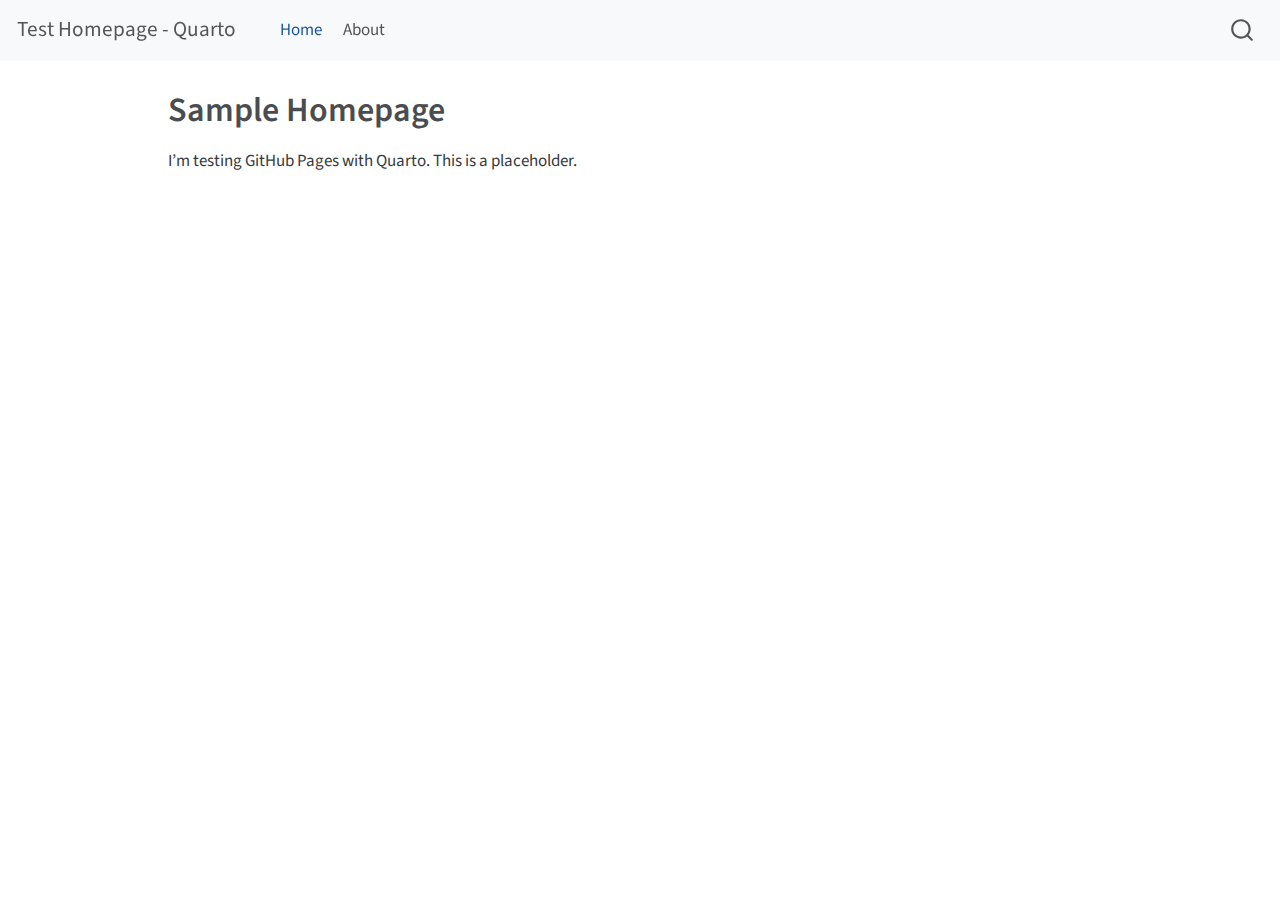
<file: _pages/index.html>
<!DOCTYPE html>
<html xmlns="http://www.w3.org/1999/xhtml" lang="en" xml:lang="en"><head>

<meta charset="utf-8">
<meta name="generator" content="quarto-1.3.287">

<meta name="viewport" content="width=device-width, initial-scale=1.0, user-scalable=yes">


<title>Test Homepage - Quarto - Sample Homepage</title>
<style>
code{white-space: pre-wrap;}
span.smallcaps{font-variant: small-caps;}
div.columns{display: flex; gap: min(4vw, 1.5em);}
div.column{flex: auto; overflow-x: auto;}
div.hanging-indent{margin-left: 1.5em; text-indent: -1.5em;}
ul.task-list{list-style: none;}
ul.task-list li input[type="checkbox"] {
  width: 0.8em;
  margin: 0 0.8em 0.2em -1em; /* quarto-specific, see https://github.com/quarto-dev/quarto-cli/issues/4556 */ 
  vertical-align: middle;
}
</style>


<script src="site_libs/quarto-nav/quarto-nav.js"></script>
<script src="site_libs/quarto-nav/headroom.min.js"></script>
<script src="site_libs/clipboard/clipboard.min.js"></script>
<script src="site_libs/quarto-search/autocomplete.umd.js"></script>
<script src="site_libs/quarto-search/fuse.min.js"></script>
<script src="site_libs/quarto-search/quarto-search.js"></script>
<meta name="quarto:offset" content="./">
<script src="site_libs/quarto-html/quarto.js"></script>
<script src="site_libs/quarto-html/popper.min.js"></script>
<script src="site_libs/quarto-html/tippy.umd.min.js"></script>
<script src="site_libs/quarto-html/anchor.min.js"></script>
<link href="site_libs/quarto-html/tippy.css" rel="stylesheet">
<link href="site_libs/quarto-html/quarto-syntax-highlighting.css" rel="stylesheet" id="quarto-text-highlighting-styles">
<script src="site_libs/bootstrap/bootstrap.min.js"></script>
<link href="site_libs/bootstrap/bootstrap-icons.css" rel="stylesheet">
<link href="site_libs/bootstrap/bootstrap.min.css" rel="stylesheet" id="quarto-bootstrap" data-mode="light">
<script id="quarto-search-options" type="application/json">{
  "location": "navbar",
  "copy-button": false,
  "collapse-after": 3,
  "panel-placement": "end",
  "type": "overlay",
  "limit": 20,
  "language": {
    "search-no-results-text": "No results",
    "search-matching-documents-text": "matching documents",
    "search-copy-link-title": "Copy link to search",
    "search-hide-matches-text": "Hide additional matches",
    "search-more-match-text": "more match in this document",
    "search-more-matches-text": "more matches in this document",
    "search-clear-button-title": "Clear",
    "search-detached-cancel-button-title": "Cancel",
    "search-submit-button-title": "Submit"
  }
}</script>


<link rel="stylesheet" href="styles.css">
</head>

<body class="nav-fixed">

<div id="quarto-search-results"></div>
  <header id="quarto-header" class="headroom fixed-top">
    <nav class="navbar navbar-expand-lg navbar-dark ">
      <div class="navbar-container container-fluid">
      <div class="navbar-brand-container">
    <a class="navbar-brand" href="./index.html">
    <span class="navbar-title">Test Homepage - Quarto</span>
    </a>
  </div>
            <div id="quarto-search" class="" title="Search"></div>
          <button class="navbar-toggler" type="button" data-bs-toggle="collapse" data-bs-target="#navbarCollapse" aria-controls="navbarCollapse" aria-expanded="false" aria-label="Toggle navigation" onclick="if (window.quartoToggleHeadroom) { window.quartoToggleHeadroom(); }">
  <span class="navbar-toggler-icon"></span>
</button>
          <div class="collapse navbar-collapse" id="navbarCollapse">
            <ul class="navbar-nav navbar-nav-scroll me-auto">
  <li class="nav-item">
    <a class="nav-link active" href="./index.html" rel="" target="" aria-current="page">
 <span class="menu-text">Home</span></a>
  </li>  
  <li class="nav-item">
    <a class="nav-link" href="./sections/about.html" rel="" target="">
 <span class="menu-text">About</span></a>
  </li>  
</ul>
            <div class="quarto-navbar-tools ms-auto">
</div>
          </div> <!-- /navcollapse -->
      </div> <!-- /container-fluid -->
    </nav>
</header>
<!-- content -->
<div id="quarto-content" class="quarto-container page-columns page-rows-contents page-layout-article page-navbar">
<!-- sidebar -->
<!-- margin-sidebar -->
    <div id="quarto-margin-sidebar" class="sidebar margin-sidebar">
        
    </div>
<!-- main -->
<main class="content" id="quarto-document-content">

<header id="title-block-header" class="quarto-title-block default">
<div class="quarto-title">
<h1 class="title">Sample Homepage</h1>
</div>



<div class="quarto-title-meta">

    
  
    
  </div>
  

</header>

<p>I’m testing GitHub Pages with Quarto. This is a placeholder.</p>



</main> <!-- /main -->
<script id="quarto-html-after-body" type="application/javascript">
window.document.addEventListener("DOMContentLoaded", function (event) {
  const toggleBodyColorMode = (bsSheetEl) => {
    const mode = bsSheetEl.getAttribute("data-mode");
    const bodyEl = window.document.querySelector("body");
    if (mode === "dark") {
      bodyEl.classList.add("quarto-dark");
      bodyEl.classList.remove("quarto-light");
    } else {
      bodyEl.classList.add("quarto-light");
      bodyEl.classList.remove("quarto-dark");
    }
  }
  const toggleBodyColorPrimary = () => {
    const bsSheetEl = window.document.querySelector("link#quarto-bootstrap");
    if (bsSheetEl) {
      toggleBodyColorMode(bsSheetEl);
    }
  }
  toggleBodyColorPrimary();  
  const icon = "";
  const anchorJS = new window.AnchorJS();
  anchorJS.options = {
    placement: 'right',
    icon: icon
  };
  anchorJS.add('.anchored');
  const isCodeAnnotation = (el) => {
    for (const clz of el.classList) {
      if (clz.startsWith('code-annotation-')) {                     
        return true;
      }
    }
    return false;
  }
  const clipboard = new window.ClipboardJS('.code-copy-button', {
    text: function(trigger) {
      const codeEl = trigger.previousElementSibling.cloneNode(true);
      for (const childEl of codeEl.children) {
        if (isCodeAnnotation(childEl)) {
          childEl.remove();
        }
      }
      return codeEl.innerText;
    }
  });
  clipboard.on('success', function(e) {
    // button target
    const button = e.trigger;
    // don't keep focus
    button.blur();
    // flash "checked"
    button.classList.add('code-copy-button-checked');
    var currentTitle = button.getAttribute("title");
    button.setAttribute("title", "Copied!");
    let tooltip;
    if (window.bootstrap) {
      button.setAttribute("data-bs-toggle", "tooltip");
      button.setAttribute("data-bs-placement", "left");
      button.setAttribute("data-bs-title", "Copied!");
      tooltip = new bootstrap.Tooltip(button, 
        { trigger: "manual", 
          customClass: "code-copy-button-tooltip",
          offset: [0, -8]});
      tooltip.show();    
    }
    setTimeout(function() {
      if (tooltip) {
        tooltip.hide();
        button.removeAttribute("data-bs-title");
        button.removeAttribute("data-bs-toggle");
        button.removeAttribute("data-bs-placement");
      }
      button.setAttribute("title", currentTitle);
      button.classList.remove('code-copy-button-checked');
    }, 1000);
    // clear code selection
    e.clearSelection();
  });
  function tippyHover(el, contentFn) {
    const config = {
      allowHTML: true,
      content: contentFn,
      maxWidth: 500,
      delay: 100,
      arrow: false,
      appendTo: function(el) {
          return el.parentElement;
      },
      interactive: true,
      interactiveBorder: 10,
      theme: 'quarto',
      placement: 'bottom-start'
    };
    window.tippy(el, config); 
  }
  const noterefs = window.document.querySelectorAll('a[role="doc-noteref"]');
  for (var i=0; i<noterefs.length; i++) {
    const ref = noterefs[i];
    tippyHover(ref, function() {
      // use id or data attribute instead here
      let href = ref.getAttribute('data-footnote-href') || ref.getAttribute('href');
      try { href = new URL(href).hash; } catch {}
      const id = href.replace(/^#\/?/, "");
      const note = window.document.getElementById(id);
      return note.innerHTML;
    });
  }
      let selectedAnnoteEl;
      const selectorForAnnotation = ( cell, annotation) => {
        let cellAttr = 'data-code-cell="' + cell + '"';
        let lineAttr = 'data-code-annotation="' +  annotation + '"';
        const selector = 'span[' + cellAttr + '][' + lineAttr + ']';
        return selector;
      }
      const selectCodeLines = (annoteEl) => {
        const doc = window.document;
        const targetCell = annoteEl.getAttribute("data-target-cell");
        const targetAnnotation = annoteEl.getAttribute("data-target-annotation");
        const annoteSpan = window.document.querySelector(selectorForAnnotation(targetCell, targetAnnotation));
        const lines = annoteSpan.getAttribute("data-code-lines").split(",");
        const lineIds = lines.map((line) => {
          return targetCell + "-" + line;
        })
        let top = null;
        let height = null;
        let parent = null;
        if (lineIds.length > 0) {
            //compute the position of the single el (top and bottom and make a div)
            const el = window.document.getElementById(lineIds[0]);
            top = el.offsetTop;
            height = el.offsetHeight;
            parent = el.parentElement.parentElement;
          if (lineIds.length > 1) {
            const lastEl = window.document.getElementById(lineIds[lineIds.length - 1]);
            const bottom = lastEl.offsetTop + lastEl.offsetHeight;
            height = bottom - top;
          }
          if (top !== null && height !== null && parent !== null) {
            // cook up a div (if necessary) and position it 
            let div = window.document.getElementById("code-annotation-line-highlight");
            if (div === null) {
              div = window.document.createElement("div");
              div.setAttribute("id", "code-annotation-line-highlight");
              div.style.position = 'absolute';
              parent.appendChild(div);
            }
            div.style.top = top - 2 + "px";
            div.style.height = height + 4 + "px";
            let gutterDiv = window.document.getElementById("code-annotation-line-highlight-gutter");
            if (gutterDiv === null) {
              gutterDiv = window.document.createElement("div");
              gutterDiv.setAttribute("id", "code-annotation-line-highlight-gutter");
              gutterDiv.style.position = 'absolute';
              const codeCell = window.document.getElementById(targetCell);
              const gutter = codeCell.querySelector('.code-annotation-gutter');
              gutter.appendChild(gutterDiv);
            }
            gutterDiv.style.top = top - 2 + "px";
            gutterDiv.style.height = height + 4 + "px";
          }
          selectedAnnoteEl = annoteEl;
        }
      };
      const unselectCodeLines = () => {
        const elementsIds = ["code-annotation-line-highlight", "code-annotation-line-highlight-gutter"];
        elementsIds.forEach((elId) => {
          const div = window.document.getElementById(elId);
          if (div) {
            div.remove();
          }
        });
        selectedAnnoteEl = undefined;
      };
      // Attach click handler to the DT
      const annoteDls = window.document.querySelectorAll('dt[data-target-cell]');
      for (const annoteDlNode of annoteDls) {
        annoteDlNode.addEventListener('click', (event) => {
          const clickedEl = event.target;
          if (clickedEl !== selectedAnnoteEl) {
            unselectCodeLines();
            const activeEl = window.document.querySelector('dt[data-target-cell].code-annotation-active');
            if (activeEl) {
              activeEl.classList.remove('code-annotation-active');
            }
            selectCodeLines(clickedEl);
            clickedEl.classList.add('code-annotation-active');
          } else {
            // Unselect the line
            unselectCodeLines();
            clickedEl.classList.remove('code-annotation-active');
          }
        });
      }
  const findCites = (el) => {
    const parentEl = el.parentElement;
    if (parentEl) {
      const cites = parentEl.dataset.cites;
      if (cites) {
        return {
          el,
          cites: cites.split(' ')
        };
      } else {
        return findCites(el.parentElement)
      }
    } else {
      return undefined;
    }
  };
  var bibliorefs = window.document.querySelectorAll('a[role="doc-biblioref"]');
  for (var i=0; i<bibliorefs.length; i++) {
    const ref = bibliorefs[i];
    const citeInfo = findCites(ref);
    if (citeInfo) {
      tippyHover(citeInfo.el, function() {
        var popup = window.document.createElement('div');
        citeInfo.cites.forEach(function(cite) {
          var citeDiv = window.document.createElement('div');
          citeDiv.classList.add('hanging-indent');
          citeDiv.classList.add('csl-entry');
          var biblioDiv = window.document.getElementById('ref-' + cite);
          if (biblioDiv) {
            citeDiv.innerHTML = biblioDiv.innerHTML;
          }
          popup.appendChild(citeDiv);
        });
        return popup.innerHTML;
      });
    }
  }
});
</script>
</div> <!-- /content -->



</body></html>
</file>
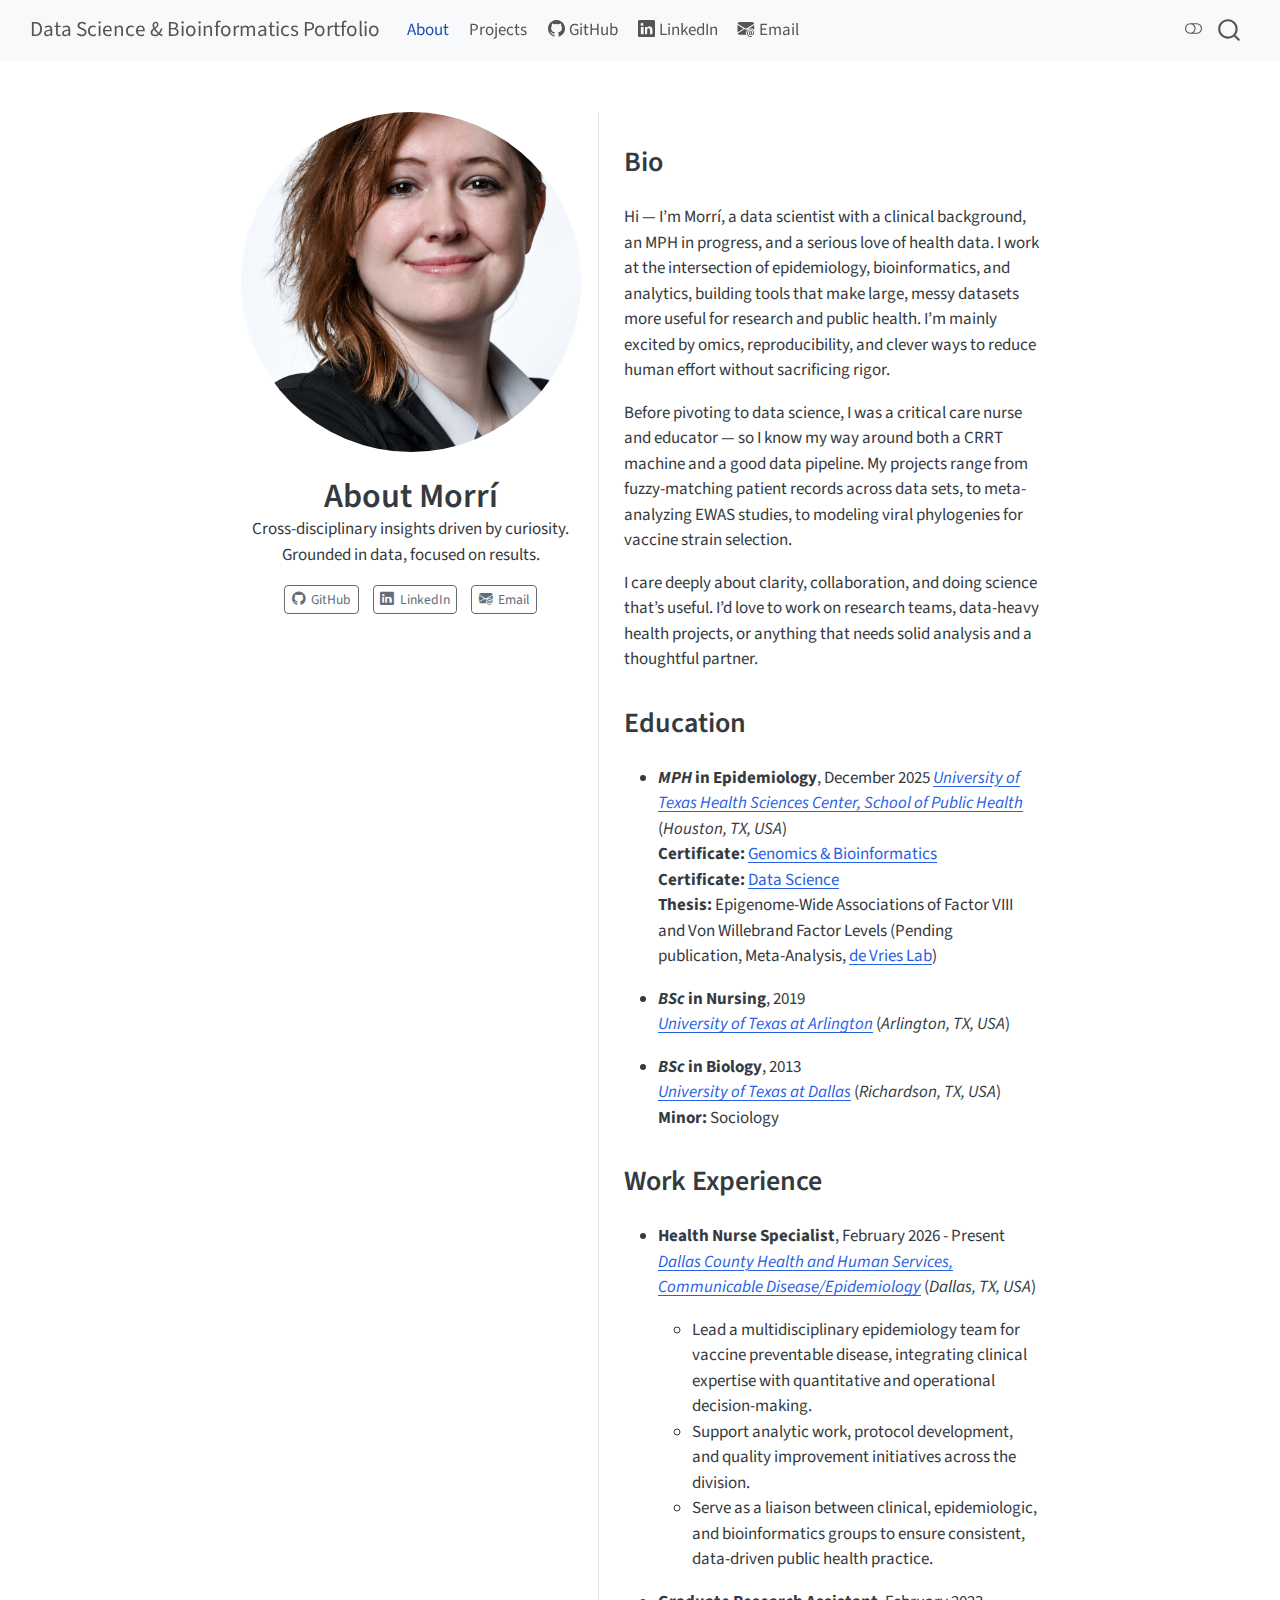
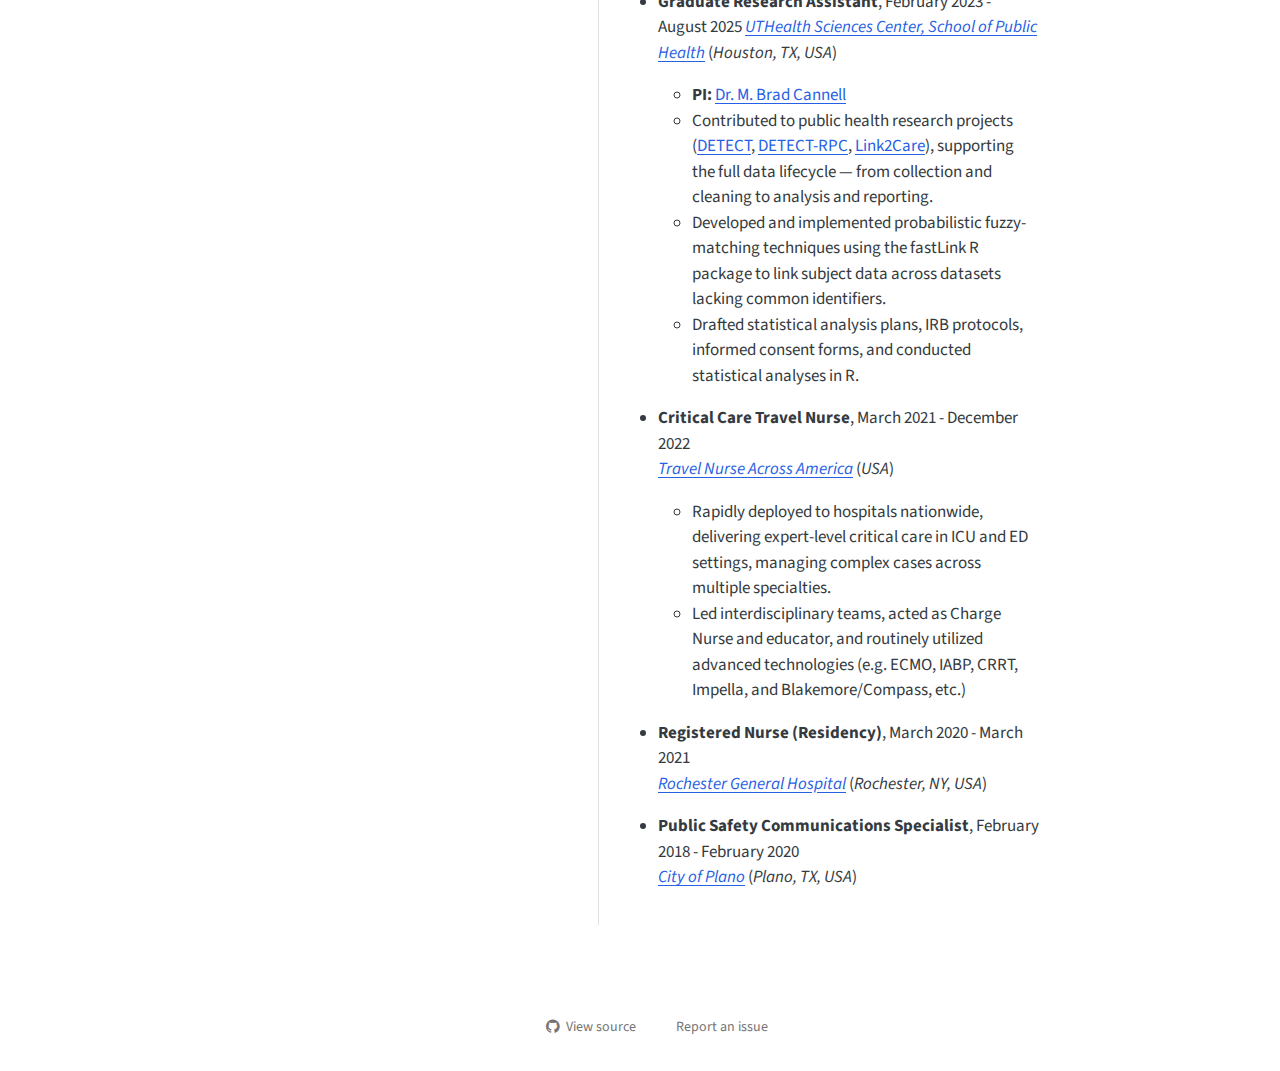
<file: docs/index.html>
<!DOCTYPE html>
<html xmlns="http://www.w3.org/1999/xhtml" lang="en" xml:lang="en"><head>

<meta charset="utf-8">
<meta name="generator" content="quarto-1.7.32">

<meta name="viewport" content="width=device-width, initial-scale=1.0, user-scalable=yes">

<meta name="description" content="Cross-disciplinary insights driven by curiosity. Grounded in data, focused on results.">

<title>About Morrí – Data Science &amp; Bioinformatics Portfolio</title>
<style>
code{white-space: pre-wrap;}
span.smallcaps{font-variant: small-caps;}
div.columns{display: flex; gap: min(4vw, 1.5em);}
div.column{flex: auto; overflow-x: auto;}
div.hanging-indent{margin-left: 1.5em; text-indent: -1.5em;}
ul.task-list{list-style: none;}
ul.task-list li input[type="checkbox"] {
  width: 0.8em;
  margin: 0 0.8em 0.2em -1em; /* quarto-specific, see https://github.com/quarto-dev/quarto-cli/issues/4556 */ 
  vertical-align: middle;
}
</style>


<script src="site_libs/quarto-nav/quarto-nav.js"></script>
<script src="site_libs/quarto-nav/headroom.min.js"></script>
<script src="site_libs/clipboard/clipboard.min.js"></script>
<script src="site_libs/quarto-search/autocomplete.umd.js"></script>
<script src="site_libs/quarto-search/fuse.min.js"></script>
<script src="site_libs/quarto-search/quarto-search.js"></script>
<meta name="quarto:offset" content="./">
<link href="././img/favicon-32x32.png" rel="icon" type="image/png">
<script src="site_libs/quarto-html/quarto.js" type="module"></script>
<script src="site_libs/quarto-html/tabsets/tabsets.js" type="module"></script>
<script src="site_libs/quarto-html/popper.min.js"></script>
<script src="site_libs/quarto-html/tippy.umd.min.js"></script>
<link href="site_libs/quarto-html/tippy.css" rel="stylesheet">
<link href="site_libs/quarto-html/quarto-syntax-highlighting-37eea08aefeeee20ff55810ff984fec1.css" rel="stylesheet" class="quarto-color-scheme" id="quarto-text-highlighting-styles">
<link href="site_libs/quarto-html/quarto-syntax-highlighting-dark-2fef5ea3f8957b3e4ecc936fc74692ca.css" rel="stylesheet" class="quarto-color-scheme quarto-color-alternate" id="quarto-text-highlighting-styles">
<link href="site_libs/quarto-html/quarto-syntax-highlighting-37eea08aefeeee20ff55810ff984fec1.css" rel="stylesheet" class="quarto-color-scheme-extra" id="quarto-text-highlighting-styles">
<script src="site_libs/bootstrap/bootstrap.min.js"></script>
<link href="site_libs/bootstrap/bootstrap-icons.css" rel="stylesheet">
<link href="site_libs/bootstrap/bootstrap-a8daa347c29f3bce361fb1b75b940d3b.min.css" rel="stylesheet" append-hash="true" class="quarto-color-scheme" id="quarto-bootstrap" data-mode="light">
<link href="site_libs/bootstrap/bootstrap-dark-ca131377d38971f765fa5a67f280c60e.min.css" rel="stylesheet" append-hash="true" class="quarto-color-scheme quarto-color-alternate" id="quarto-bootstrap" data-mode="dark">
<link href="site_libs/bootstrap/bootstrap-a8daa347c29f3bce361fb1b75b940d3b.min.css" rel="stylesheet" append-hash="true" class="quarto-color-scheme-extra" id="quarto-bootstrap" data-mode="light">
<script id="quarto-search-options" type="application/json">{
  "location": "navbar",
  "copy-button": false,
  "collapse-after": 3,
  "panel-placement": "end",
  "type": "overlay",
  "limit": 50,
  "keyboard-shortcut": [
    "f",
    "/",
    "s"
  ],
  "show-item-context": false,
  "language": {
    "search-no-results-text": "No results",
    "search-matching-documents-text": "matching documents",
    "search-copy-link-title": "Copy link to search",
    "search-hide-matches-text": "Hide additional matches",
    "search-more-match-text": "more match in this document",
    "search-more-matches-text": "more matches in this document",
    "search-clear-button-title": "Clear",
    "search-text-placeholder": "",
    "search-detached-cancel-button-title": "Cancel",
    "search-submit-button-title": "Submit",
    "search-label": "Search"
  }
}</script>


</head>

<body class="nav-fixed fullcontent quarto-light"><script id="quarto-html-before-body" type="application/javascript">
    const toggleBodyColorMode = (bsSheetEl) => {
      const mode = bsSheetEl.getAttribute("data-mode");
      const bodyEl = window.document.querySelector("body");
      if (mode === "dark") {
        bodyEl.classList.add("quarto-dark");
        bodyEl.classList.remove("quarto-light");
      } else {
        bodyEl.classList.add("quarto-light");
        bodyEl.classList.remove("quarto-dark");
      }
    }
    const toggleBodyColorPrimary = () => {
      const bsSheetEl = window.document.querySelector("link#quarto-bootstrap:not([rel=disabled-stylesheet])");
      if (bsSheetEl) {
        toggleBodyColorMode(bsSheetEl);
      }
    }
    const setColorSchemeToggle = (alternate) => {
      const toggles = window.document.querySelectorAll('.quarto-color-scheme-toggle');
      for (let i=0; i < toggles.length; i++) {
        const toggle = toggles[i];
        if (toggle) {
          if (alternate) {
            toggle.classList.add("alternate");
          } else {
            toggle.classList.remove("alternate");
          }
        }
      }
    };
    const toggleColorMode = (alternate) => {
      // Switch the stylesheets
      const primaryStylesheets = window.document.querySelectorAll('link.quarto-color-scheme:not(.quarto-color-alternate)');
      const alternateStylesheets = window.document.querySelectorAll('link.quarto-color-scheme.quarto-color-alternate');
      manageTransitions('#quarto-margin-sidebar .nav-link', false);
      if (alternate) {
        // note: dark is layered on light, we don't disable primary!
        enableStylesheet(alternateStylesheets);
        for (const sheetNode of alternateStylesheets) {
          if (sheetNode.id === "quarto-bootstrap") {
            toggleBodyColorMode(sheetNode);
          }
        }
      } else {
        disableStylesheet(alternateStylesheets);
        enableStylesheet(primaryStylesheets)
        toggleBodyColorPrimary();
      }
      manageTransitions('#quarto-margin-sidebar .nav-link', true);
      // Switch the toggles
      setColorSchemeToggle(alternate)
      // Hack to workaround the fact that safari doesn't
      // properly recolor the scrollbar when toggling (#1455)
      if (navigator.userAgent.indexOf('Safari') > 0 && navigator.userAgent.indexOf('Chrome') == -1) {
        manageTransitions("body", false);
        window.scrollTo(0, 1);
        setTimeout(() => {
          window.scrollTo(0, 0);
          manageTransitions("body", true);
        }, 40);
      }
    }
    const disableStylesheet = (stylesheets) => {
      for (let i=0; i < stylesheets.length; i++) {
        const stylesheet = stylesheets[i];
        stylesheet.rel = 'disabled-stylesheet';
      }
    }
    const enableStylesheet = (stylesheets) => {
      for (let i=0; i < stylesheets.length; i++) {
        const stylesheet = stylesheets[i];
        if(stylesheet.rel !== 'stylesheet') { // for Chrome, which will still FOUC without this check
          stylesheet.rel = 'stylesheet';
        }
      }
    }
    const manageTransitions = (selector, allowTransitions) => {
      const els = window.document.querySelectorAll(selector);
      for (let i=0; i < els.length; i++) {
        const el = els[i];
        if (allowTransitions) {
          el.classList.remove('notransition');
        } else {
          el.classList.add('notransition');
        }
      }
    }
    const isFileUrl = () => {
      return window.location.protocol === 'file:';
    }
    const hasAlternateSentinel = () => {
      let styleSentinel = getColorSchemeSentinel();
      if (styleSentinel !== null) {
        return styleSentinel === "alternate";
      } else {
        return false;
      }
    }
    const setStyleSentinel = (alternate) => {
      const value = alternate ? "alternate" : "default";
      if (!isFileUrl()) {
        window.localStorage.setItem("quarto-color-scheme", value);
      } else {
        localAlternateSentinel = value;
      }
    }
    const getColorSchemeSentinel = () => {
      if (!isFileUrl()) {
        const storageValue = window.localStorage.getItem("quarto-color-scheme");
        return storageValue != null ? storageValue : localAlternateSentinel;
      } else {
        return localAlternateSentinel;
      }
    }
    const toggleGiscusIfUsed = (isAlternate, darkModeDefault) => {
      const baseTheme = document.querySelector('#giscus-base-theme')?.value ?? 'light';
      const alternateTheme = document.querySelector('#giscus-alt-theme')?.value ?? 'dark';
      let newTheme = '';
      if(authorPrefersDark) {
        newTheme = isAlternate ? baseTheme : alternateTheme;
      } else {
        newTheme = isAlternate ? alternateTheme : baseTheme;
      }
      const changeGiscusTheme = () => {
        // From: https://github.com/giscus/giscus/issues/336
        const sendMessage = (message) => {
          const iframe = document.querySelector('iframe.giscus-frame');
          if (!iframe) return;
          iframe.contentWindow.postMessage({ giscus: message }, 'https://giscus.app');
        }
        sendMessage({
          setConfig: {
            theme: newTheme
          }
        });
      }
      const isGiscussLoaded = window.document.querySelector('iframe.giscus-frame') !== null;
      if (isGiscussLoaded) {
        changeGiscusTheme();
      }
    };
    const authorPrefersDark = false;
    const queryPrefersDark = window.matchMedia('(prefers-color-scheme: dark)');
    const darkModeDefault = queryPrefersDark.matches;
      document.querySelector('link#quarto-text-highlighting-styles.quarto-color-scheme-extra').rel = 'disabled-stylesheet';
      document.querySelector('link#quarto-bootstrap.quarto-color-scheme-extra').rel = 'disabled-stylesheet';
    let localAlternateSentinel = darkModeDefault ? 'alternate' : 'default';
    // Dark / light mode switch
    window.quartoToggleColorScheme = () => {
      // Read the current dark / light value
      let toAlternate = !hasAlternateSentinel();
      toggleColorMode(toAlternate);
      setStyleSentinel(toAlternate);
      toggleGiscusIfUsed(toAlternate, darkModeDefault);
      window.dispatchEvent(new Event('resize'));
    };
    queryPrefersDark.addEventListener("change", e => {
      if(window.localStorage.getItem("quarto-color-scheme") !== null)
        return;
      const alternate = e.matches
      toggleColorMode(alternate);
      localAlternateSentinel = e.matches ? 'alternate' : 'default'; // this is used alongside local storage!
      toggleGiscusIfUsed(alternate, darkModeDefault);
    });
    // Switch to dark mode if need be
    if (hasAlternateSentinel()) {
      toggleColorMode(true);
    } else {
      toggleColorMode(false);
    }
  </script>

<div id="quarto-search-results"></div>
  <header id="quarto-header" class="headroom fixed-top">
    <nav class="navbar navbar-expand-lg " data-bs-theme="dark">
      <div class="navbar-container container-fluid">
      <div class="navbar-brand-container mx-auto">
    <a class="navbar-brand" href="./index.html">
    <span class="navbar-title">Data Science &amp; Bioinformatics Portfolio</span>
    </a>
  </div>
            <div id="quarto-search" class="" title="Search"></div>
          <button class="navbar-toggler" type="button" data-bs-toggle="collapse" data-bs-target="#navbarCollapse" aria-controls="navbarCollapse" role="menu" aria-expanded="false" aria-label="Toggle navigation" onclick="if (window.quartoToggleHeadroom) { window.quartoToggleHeadroom(); }">
  <span class="navbar-toggler-icon"></span>
</button>
          <div class="collapse navbar-collapse" id="navbarCollapse">
            <ul class="navbar-nav navbar-nav-scroll me-auto">
  <li class="nav-item">
    <a class="nav-link active" href="./index.html" aria-current="page"> 
<span class="menu-text">About</span></a>
  </li>  
  <li class="nav-item">
    <a class="nav-link" href="./projects.html"> 
<span class="menu-text">Projects</span></a>
  </li>  
  <li class="nav-item">
    <a class="nav-link" href="https://github.com/corvidfox"> <i class="bi bi-github" role="img">
</i> 
<span class="menu-text">GitHub</span></a>
  </li>  
  <li class="nav-item">
    <a class="nav-link" href="https://www.linkedin.com/in/morrigan-mahady-6b640712b"> <i class="bi bi-linkedin" role="img">
</i> 
<span class="menu-text">LinkedIn</span></a>
  </li>  
  <li class="nav-item">
    <a class="nav-link" href="mailto:anmorrigan@proton.me"> <i class="bi bi-envelope-at-fill" role="img">
</i> 
<span class="menu-text">Email</span></a>
  </li>  
</ul>
          </div> <!-- /navcollapse -->
            <div class="quarto-navbar-tools">
  <a href="" class="quarto-color-scheme-toggle quarto-navigation-tool  px-1" onclick="window.quartoToggleColorScheme(); return false;" title="Toggle dark mode"><i class="bi"></i></a>
</div>
      </div> <!-- /container-fluid -->
    </nav>
</header>
<!-- content -->
<div id="quarto-content" class="quarto-container page-columns page-rows-contents page-layout-article page-navbar">
<!-- sidebar -->
<!-- margin-sidebar -->
    
<!-- main -->
<div class="quarto-about-trestles">
  <div class="about-entity">
    <img src="./img/morri-headshot-croppedclose.jpg" alt="A photograph of a person with red-hair." class="about-image
  round " style="height: 20em; width: 20em;">
<header id="title-block-header" class="quarto-title-block default">
<div class="quarto-title">
<h1 class="title">About Morrí</h1>
</div>
<div>
  <div class="description">
    Cross-disciplinary insights driven by curiosity. Grounded in data, focused on results.
  </div>
</div>
<div class="quarto-title-meta">
  </div>
</header>
    <div class="about-links">
  <a href="https://github.com/corvidfox" class="about-link" rel="" target="">
    <i class="bi bi-github"></i>
     <span class="about-link-text">GitHub</span>
  </a>
  <a href="https://www.linkedin.com/in/morrigan-mahady-6b640712b" class="about-link" rel="" target="">
    <i class="bi bi-linkedin"></i>
     <span class="about-link-text">LinkedIn</span>
  </a>
  <a href="mailto:anmorrigan@proton.me" class="about-link" rel="" target="">
    <i class="bi bi-envelope-at-fill"></i>
     <span class="about-link-text">Email</span>
  </a>
</div>
  </div>
  <div class="about-contents"><main class="content" id="quarto-document-content">

<div id="hero-heading">
<section id="bio" class="level2">
<h2 data-anchor-id="bio">Bio</h2>
<p>Hi — I’m Morrí, a data scientist with a clinical background, an MPH in progress, and a serious love of health data. I work at the intersection of epidemiology, bioinformatics, and analytics, building tools that make large, messy datasets more useful for research and public health. I’m mainly excited by omics, reproducibility, and clever ways to reduce human effort without sacrificing rigor.</p>
<p>Before pivoting to data science, I was a critical care nurse and educator — so I know my way around both a CRRT machine and a good data pipeline. My projects range from fuzzy-matching patient records across data sets, to meta-analyzing EWAS studies, to modeling viral phylogenies for vaccine strain selection.</p>
<p>I care deeply about clarity, collaboration, and doing science that’s useful. I’d love to work on research teams, data-heavy health projects, or anything that needs solid analysis and a thoughtful partner.</p>
</section>
<section id="education" class="level2">
<h2 data-anchor-id="education">Education</h2>
<ul>
<li><p><strong><em>MPH</em> in Epidemiology</strong>, December 2025 <em><a href="https://sph.uth.edu/campuses/houston">University of Texas Health Sciences Center, School of Public Health</a></em> (<em>Houston, TX, USA</em>)<br>
<strong>Certificate:</strong> <a href="https://catalog.uth.edu/public-health/programs/graduate-certificates/genomics-bioinformatics/">Genomics &amp; Bioinformatics</a><br>
<strong>Certificate:</strong> <a href="https://catalog.uth.edu/public-health/programs/graduate-certificates/data-science/">Data Science</a><br>
<strong>Thesis:</strong> Epigenome-Wide Associations of Factor VIII and Von Willebrand Factor Levels (Pending publication, Meta-Analysis, <a href="https://sph.uth.edu/research/research-labs/?lab=DBYQRrcen7C%2B0xL/F4sxVD2//fX56uR77SeG7E1SnlQ=">de Vries Lab</a>)</p></li>
<li><p><strong><em>BSc</em> in Nursing</strong>, 2019<br>
<em><a href="https://www.uta.edu/academics/schools-colleges/conhi">University of Texas at Arlington</a></em> (<em>Arlington, TX, USA</em>)</p></li>
<li><p><strong><em>BSc</em> in Biology</strong>, 2013<br>
<em><a href="https://www.utdallas.edu/">University of Texas at Dallas</a></em> (<em>Richardson, TX, USA</em>)&nbsp; <strong>Minor:</strong> Sociology</p></li>
</ul>
</section>
<section id="work-experience" class="level2">
<h2 data-anchor-id="work-experience">Work Experience</h2>
<ul>
<li><p><strong>Health Nurse Specialist</strong>, February 2026 - Present <em><a href="https://www.dallascounty.org/departments/dchhs/communicable-diseases/">Dallas County Health and Human Services, Communicable Disease/Epidemiology</a></em> (<em>Dallas, TX, USA</em>)<br>
</p>
<ul>
<li>Lead a multidisciplinary epidemiology team for vaccine preventable disease, integrating clinical expertise with quantitative and operational decision-making.</li>
<li>Support analytic work, protocol development, and quality improvement initiatives across the division.</li>
<li>Serve as a liaison between clinical, epidemiologic, and bioinformatics groups to ensure consistent, data-driven public health practice.</li>
</ul></li>
<li><p><strong>Graduate Research Assistant</strong>, February 2023 - August 2025 <em><a href="https://sph.uth.edu/campuses/houston">UTHealth Sciences Center, School of Public Health</a></em> (<em>Houston, TX, USA</em>)<br>
</p>
<ul>
<li><strong>PI:</strong> <a href="https://brad-cannell.github.io/">Dr.&nbsp;M. Brad Cannell</a></li>
<li>Contributed to public health research projects (<a href="https://github.com/brad-cannell/detect_fu_interviews_public">DETECT</a>, <a href="https://clinicaltrials.gov/study/NCT05958654">DETECT-RPC</a>, <a href="https://github.com/corvidfox/link2care_public">Link2Care</a>), supporting the full data lifecycle — from collection and cleaning to analysis and reporting.</li>
<li>Developed and implemented probabilistic fuzzy-matching techniques using the fastLink R package to link subject data across datasets lacking common identifiers.</li>
<li>Drafted statistical analysis plans, IRB protocols, informed consent forms, and conducted statistical analyses in R.</li>
</ul></li>
<li><p><strong>Critical Care Travel Nurse</strong>, March 2021 - December 2022<br>
<em><a href="https://tnaa.com/">Travel Nurse Across America</a></em> (<em>USA</em>)<br>
</p>
<ul>
<li>Rapidly deployed to hospitals nationwide, delivering expert-level critical care in ICU and ED settings, managing complex cases across multiple specialties.</li>
<li>Led interdisciplinary teams, acted as Charge Nurse and educator, and routinely utilized advanced technologies (e.g.&nbsp;ECMO, IABP, CRRT, Impella, and Blakemore/Compass, etc.)</li>
</ul></li>
<li><p><strong>Registered Nurse (Residency)</strong>, March 2020 - March 2021<br>
<em><a href="https://www.plano.gov/168/9-1-1-Public-Safety-Communications">Rochester General Hospital</a></em> (<em>Rochester, NY, USA</em>)</p></li>
<li><p><strong>Public Safety Communications Specialist</strong>, February 2018 - February 2020<br>
<em><a href="https://www.plano.gov/168/9-1-1-Public-Safety-Communications">City of Plano</a></em> (<em>Plano, TX, USA</em>)</p></li>
</ul>
</section>
</div>


<a onclick="window.scrollTo(0, 0); return false;" role="button" id="quarto-back-to-top"><i class="bi bi-arrow-up"></i> Back to top</a></main></div>
</div>
 <!-- /main -->
<script id="quarto-html-after-body" type="application/javascript">
  window.document.addEventListener("DOMContentLoaded", function (event) {
    // Ensure there is a toggle, if there isn't float one in the top right
    if (window.document.querySelector('.quarto-color-scheme-toggle') === null) {
      const a = window.document.createElement('a');
      a.classList.add('top-right');
      a.classList.add('quarto-color-scheme-toggle');
      a.href = "";
      a.onclick = function() { try { window.quartoToggleColorScheme(); } catch {} return false; };
      const i = window.document.createElement("i");
      i.classList.add('bi');
      a.appendChild(i);
      window.document.body.appendChild(a);
    }
    setColorSchemeToggle(hasAlternateSentinel())
    const isCodeAnnotation = (el) => {
      for (const clz of el.classList) {
        if (clz.startsWith('code-annotation-')) {                     
          return true;
        }
      }
      return false;
    }
    const onCopySuccess = function(e) {
      // button target
      const button = e.trigger;
      // don't keep focus
      button.blur();
      // flash "checked"
      button.classList.add('code-copy-button-checked');
      var currentTitle = button.getAttribute("title");
      button.setAttribute("title", "Copied!");
      let tooltip;
      if (window.bootstrap) {
        button.setAttribute("data-bs-toggle", "tooltip");
        button.setAttribute("data-bs-placement", "left");
        button.setAttribute("data-bs-title", "Copied!");
        tooltip = new bootstrap.Tooltip(button, 
          { trigger: "manual", 
            customClass: "code-copy-button-tooltip",
            offset: [0, -8]});
        tooltip.show();    
      }
      setTimeout(function() {
        if (tooltip) {
          tooltip.hide();
          button.removeAttribute("data-bs-title");
          button.removeAttribute("data-bs-toggle");
          button.removeAttribute("data-bs-placement");
        }
        button.setAttribute("title", currentTitle);
        button.classList.remove('code-copy-button-checked');
      }, 1000);
      // clear code selection
      e.clearSelection();
    }
    const getTextToCopy = function(trigger) {
        const codeEl = trigger.previousElementSibling.cloneNode(true);
        for (const childEl of codeEl.children) {
          if (isCodeAnnotation(childEl)) {
            childEl.remove();
          }
        }
        return codeEl.innerText;
    }
    const clipboard = new window.ClipboardJS('.code-copy-button:not([data-in-quarto-modal])', {
      text: getTextToCopy
    });
    clipboard.on('success', onCopySuccess);
    if (window.document.getElementById('quarto-embedded-source-code-modal')) {
      const clipboardModal = new window.ClipboardJS('.code-copy-button[data-in-quarto-modal]', {
        text: getTextToCopy,
        container: window.document.getElementById('quarto-embedded-source-code-modal')
      });
      clipboardModal.on('success', onCopySuccess);
    }
      var localhostRegex = new RegExp(/^(?:http|https):\/\/localhost\:?[0-9]*\//);
      var mailtoRegex = new RegExp(/^mailto:/);
        var filterRegex = new RegExp('/' + window.location.host + '/');
      var isInternal = (href) => {
          return filterRegex.test(href) || localhostRegex.test(href) || mailtoRegex.test(href);
      }
      // Inspect non-navigation links and adorn them if external
     var links = window.document.querySelectorAll('a[href]:not(.nav-link):not(.navbar-brand):not(.toc-action):not(.sidebar-link):not(.sidebar-item-toggle):not(.pagination-link):not(.no-external):not([aria-hidden]):not(.dropdown-item):not(.quarto-navigation-tool):not(.about-link)');
      for (var i=0; i<links.length; i++) {
        const link = links[i];
        if (!isInternal(link.href)) {
          // undo the damage that might have been done by quarto-nav.js in the case of
          // links that we want to consider external
          if (link.dataset.originalHref !== undefined) {
            link.href = link.dataset.originalHref;
          }
        }
      }
    function tippyHover(el, contentFn, onTriggerFn, onUntriggerFn) {
      const config = {
        allowHTML: true,
        maxWidth: 500,
        delay: 100,
        arrow: false,
        appendTo: function(el) {
            return el.parentElement;
        },
        interactive: true,
        interactiveBorder: 10,
        theme: 'quarto',
        placement: 'bottom-start',
      };
      if (contentFn) {
        config.content = contentFn;
      }
      if (onTriggerFn) {
        config.onTrigger = onTriggerFn;
      }
      if (onUntriggerFn) {
        config.onUntrigger = onUntriggerFn;
      }
      window.tippy(el, config); 
    }
    const noterefs = window.document.querySelectorAll('a[role="doc-noteref"]');
    for (var i=0; i<noterefs.length; i++) {
      const ref = noterefs[i];
      tippyHover(ref, function() {
        // use id or data attribute instead here
        let href = ref.getAttribute('data-footnote-href') || ref.getAttribute('href');
        try { href = new URL(href).hash; } catch {}
        const id = href.replace(/^#\/?/, "");
        const note = window.document.getElementById(id);
        if (note) {
          return note.innerHTML;
        } else {
          return "";
        }
      });
    }
    const xrefs = window.document.querySelectorAll('a.quarto-xref');
    const processXRef = (id, note) => {
      // Strip column container classes
      const stripColumnClz = (el) => {
        el.classList.remove("page-full", "page-columns");
        if (el.children) {
          for (const child of el.children) {
            stripColumnClz(child);
          }
        }
      }
      stripColumnClz(note)
      if (id === null || id.startsWith('sec-')) {
        // Special case sections, only their first couple elements
        const container = document.createElement("div");
        if (note.children && note.children.length > 2) {
          container.appendChild(note.children[0].cloneNode(true));
          for (let i = 1; i < note.children.length; i++) {
            const child = note.children[i];
            if (child.tagName === "P" && child.innerText === "") {
              continue;
            } else {
              container.appendChild(child.cloneNode(true));
              break;
            }
          }
          if (window.Quarto?.typesetMath) {
            window.Quarto.typesetMath(container);
          }
          return container.innerHTML
        } else {
          if (window.Quarto?.typesetMath) {
            window.Quarto.typesetMath(note);
          }
          return note.innerHTML;
        }
      } else {
        // Remove any anchor links if they are present
        const anchorLink = note.querySelector('a.anchorjs-link');
        if (anchorLink) {
          anchorLink.remove();
        }
        if (window.Quarto?.typesetMath) {
          window.Quarto.typesetMath(note);
        }
        if (note.classList.contains("callout")) {
          return note.outerHTML;
        } else {
          return note.innerHTML;
        }
      }
    }
    for (var i=0; i<xrefs.length; i++) {
      const xref = xrefs[i];
      tippyHover(xref, undefined, function(instance) {
        instance.disable();
        let url = xref.getAttribute('href');
        let hash = undefined; 
        if (url.startsWith('#')) {
          hash = url;
        } else {
          try { hash = new URL(url).hash; } catch {}
        }
        if (hash) {
          const id = hash.replace(/^#\/?/, "");
          const note = window.document.getElementById(id);
          if (note !== null) {
            try {
              const html = processXRef(id, note.cloneNode(true));
              instance.setContent(html);
            } finally {
              instance.enable();
              instance.show();
            }
          } else {
            // See if we can fetch this
            fetch(url.split('#')[0])
            .then(res => res.text())
            .then(html => {
              const parser = new DOMParser();
              const htmlDoc = parser.parseFromString(html, "text/html");
              const note = htmlDoc.getElementById(id);
              if (note !== null) {
                const html = processXRef(id, note);
                instance.setContent(html);
              } 
            }).finally(() => {
              instance.enable();
              instance.show();
            });
          }
        } else {
          // See if we can fetch a full url (with no hash to target)
          // This is a special case and we should probably do some content thinning / targeting
          fetch(url)
          .then(res => res.text())
          .then(html => {
            const parser = new DOMParser();
            const htmlDoc = parser.parseFromString(html, "text/html");
            const note = htmlDoc.querySelector('main.content');
            if (note !== null) {
              // This should only happen for chapter cross references
              // (since there is no id in the URL)
              // remove the first header
              if (note.children.length > 0 && note.children[0].tagName === "HEADER") {
                note.children[0].remove();
              }
              const html = processXRef(null, note);
              instance.setContent(html);
            } 
          }).finally(() => {
            instance.enable();
            instance.show();
          });
        }
      }, function(instance) {
      });
    }
        let selectedAnnoteEl;
        const selectorForAnnotation = ( cell, annotation) => {
          let cellAttr = 'data-code-cell="' + cell + '"';
          let lineAttr = 'data-code-annotation="' +  annotation + '"';
          const selector = 'span[' + cellAttr + '][' + lineAttr + ']';
          return selector;
        }
        const selectCodeLines = (annoteEl) => {
          const doc = window.document;
          const targetCell = annoteEl.getAttribute("data-target-cell");
          const targetAnnotation = annoteEl.getAttribute("data-target-annotation");
          const annoteSpan = window.document.querySelector(selectorForAnnotation(targetCell, targetAnnotation));
          const lines = annoteSpan.getAttribute("data-code-lines").split(",");
          const lineIds = lines.map((line) => {
            return targetCell + "-" + line;
          })
          let top = null;
          let height = null;
          let parent = null;
          if (lineIds.length > 0) {
              //compute the position of the single el (top and bottom and make a div)
              const el = window.document.getElementById(lineIds[0]);
              top = el.offsetTop;
              height = el.offsetHeight;
              parent = el.parentElement.parentElement;
            if (lineIds.length > 1) {
              const lastEl = window.document.getElementById(lineIds[lineIds.length - 1]);
              const bottom = lastEl.offsetTop + lastEl.offsetHeight;
              height = bottom - top;
            }
            if (top !== null && height !== null && parent !== null) {
              // cook up a div (if necessary) and position it 
              let div = window.document.getElementById("code-annotation-line-highlight");
              if (div === null) {
                div = window.document.createElement("div");
                div.setAttribute("id", "code-annotation-line-highlight");
                div.style.position = 'absolute';
                parent.appendChild(div);
              }
              div.style.top = top - 2 + "px";
              div.style.height = height + 4 + "px";
              div.style.left = 0;
              let gutterDiv = window.document.getElementById("code-annotation-line-highlight-gutter");
              if (gutterDiv === null) {
                gutterDiv = window.document.createElement("div");
                gutterDiv.setAttribute("id", "code-annotation-line-highlight-gutter");
                gutterDiv.style.position = 'absolute';
                const codeCell = window.document.getElementById(targetCell);
                const gutter = codeCell.querySelector('.code-annotation-gutter');
                gutter.appendChild(gutterDiv);
              }
              gutterDiv.style.top = top - 2 + "px";
              gutterDiv.style.height = height + 4 + "px";
            }
            selectedAnnoteEl = annoteEl;
          }
        };
        const unselectCodeLines = () => {
          const elementsIds = ["code-annotation-line-highlight", "code-annotation-line-highlight-gutter"];
          elementsIds.forEach((elId) => {
            const div = window.document.getElementById(elId);
            if (div) {
              div.remove();
            }
          });
          selectedAnnoteEl = undefined;
        };
          // Handle positioning of the toggle
      window.addEventListener(
        "resize",
        throttle(() => {
          elRect = undefined;
          if (selectedAnnoteEl) {
            selectCodeLines(selectedAnnoteEl);
          }
        }, 10)
      );
      function throttle(fn, ms) {
      let throttle = false;
      let timer;
        return (...args) => {
          if(!throttle) { // first call gets through
              fn.apply(this, args);
              throttle = true;
          } else { // all the others get throttled
              if(timer) clearTimeout(timer); // cancel #2
              timer = setTimeout(() => {
                fn.apply(this, args);
                timer = throttle = false;
              }, ms);
          }
        };
      }
        // Attach click handler to the DT
        const annoteDls = window.document.querySelectorAll('dt[data-target-cell]');
        for (const annoteDlNode of annoteDls) {
          annoteDlNode.addEventListener('click', (event) => {
            const clickedEl = event.target;
            if (clickedEl !== selectedAnnoteEl) {
              unselectCodeLines();
              const activeEl = window.document.querySelector('dt[data-target-cell].code-annotation-active');
              if (activeEl) {
                activeEl.classList.remove('code-annotation-active');
              }
              selectCodeLines(clickedEl);
              clickedEl.classList.add('code-annotation-active');
            } else {
              // Unselect the line
              unselectCodeLines();
              clickedEl.classList.remove('code-annotation-active');
            }
          });
        }
    const findCites = (el) => {
      const parentEl = el.parentElement;
      if (parentEl) {
        const cites = parentEl.dataset.cites;
        if (cites) {
          return {
            el,
            cites: cites.split(' ')
          };
        } else {
          return findCites(el.parentElement)
        }
      } else {
        return undefined;
      }
    };
    var bibliorefs = window.document.querySelectorAll('a[role="doc-biblioref"]');
    for (var i=0; i<bibliorefs.length; i++) {
      const ref = bibliorefs[i];
      const citeInfo = findCites(ref);
      if (citeInfo) {
        tippyHover(citeInfo.el, function() {
          var popup = window.document.createElement('div');
          citeInfo.cites.forEach(function(cite) {
            var citeDiv = window.document.createElement('div');
            citeDiv.classList.add('hanging-indent');
            citeDiv.classList.add('csl-entry');
            var biblioDiv = window.document.getElementById('ref-' + cite);
            if (biblioDiv) {
              citeDiv.innerHTML = biblioDiv.innerHTML;
            }
            popup.appendChild(citeDiv);
          });
          return popup.innerHTML;
        });
      }
    }
  });
  </script>
</div> <!-- /content -->




<footer class="footer"><div class="nav-footer"><div class="nav-footer-center"><div class="toc-actions"><ul><li><a href="https://github.com/corvidfox/corvidfox.github.io/blob/main/index.qmd" class="toc-action"><i class="bi bi-github"></i>View source</a></li><li><a href="https://github.com/corvidfox/corvidfox.github.io/issues/new" class="toc-action"><i class="bi empty"></i>Report an issue</a></li></ul></div></div></div></footer></body></html>
</file>
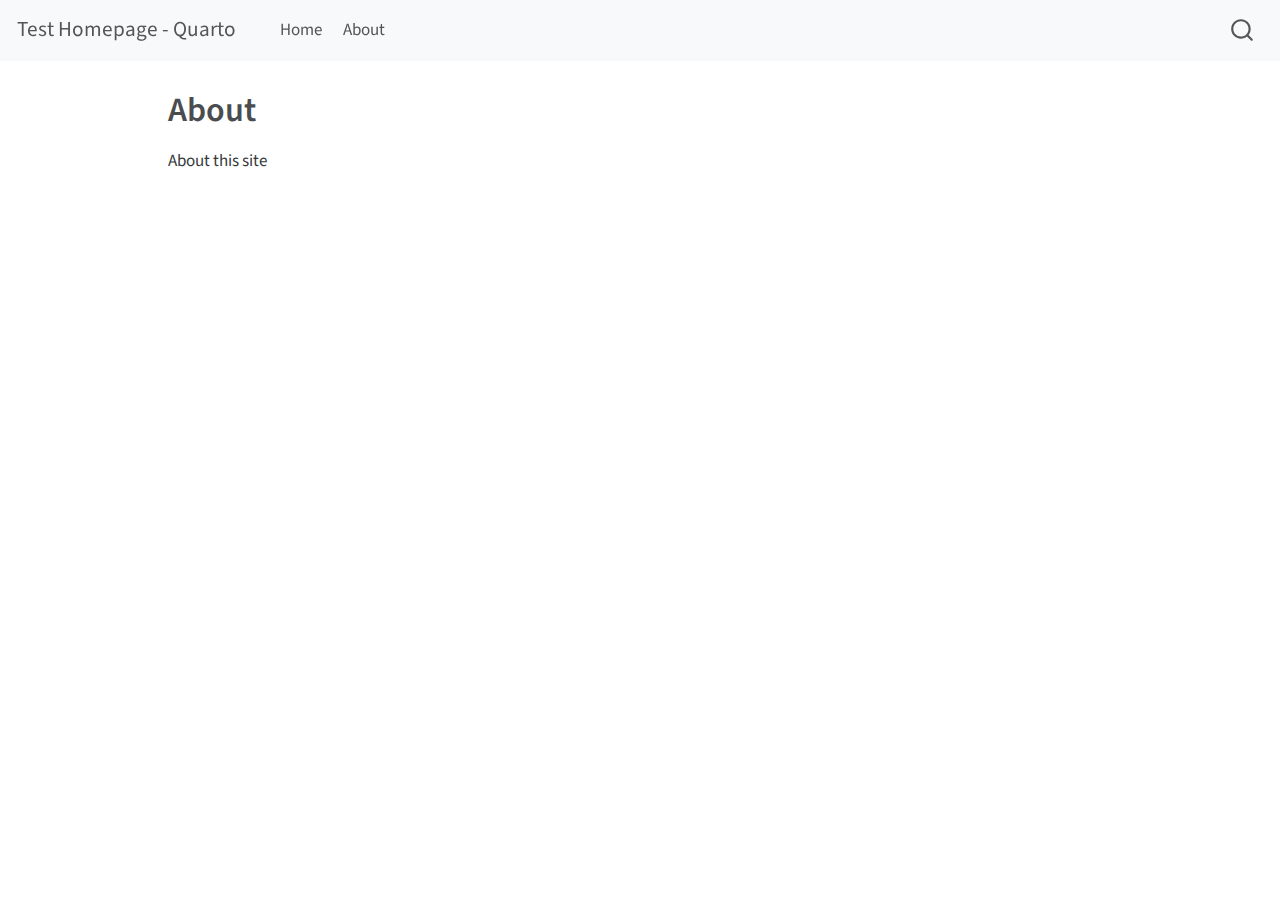
<file: _pages/about.html>
<!DOCTYPE html>
<html xmlns="http://www.w3.org/1999/xhtml" lang="en" xml:lang="en"><head>

<meta charset="utf-8">
<meta name="generator" content="quarto-1.3.287">

<meta name="viewport" content="width=device-width, initial-scale=1.0, user-scalable=yes">


<title>Test Homepage - Quarto - About</title>
<style>
code{white-space: pre-wrap;}
span.smallcaps{font-variant: small-caps;}
div.columns{display: flex; gap: min(4vw, 1.5em);}
div.column{flex: auto; overflow-x: auto;}
div.hanging-indent{margin-left: 1.5em; text-indent: -1.5em;}
ul.task-list{list-style: none;}
ul.task-list li input[type="checkbox"] {
  width: 0.8em;
  margin: 0 0.8em 0.2em -1em; /* quarto-specific, see https://github.com/quarto-dev/quarto-cli/issues/4556 */ 
  vertical-align: middle;
}
</style>


<script src="site_libs/quarto-nav/quarto-nav.js"></script>
<script src="site_libs/quarto-nav/headroom.min.js"></script>
<script src="site_libs/clipboard/clipboard.min.js"></script>
<script src="site_libs/quarto-search/autocomplete.umd.js"></script>
<script src="site_libs/quarto-search/fuse.min.js"></script>
<script src="site_libs/quarto-search/quarto-search.js"></script>
<meta name="quarto:offset" content="./">
<script src="site_libs/quarto-html/quarto.js"></script>
<script src="site_libs/quarto-html/popper.min.js"></script>
<script src="site_libs/quarto-html/tippy.umd.min.js"></script>
<script src="site_libs/quarto-html/anchor.min.js"></script>
<link href="site_libs/quarto-html/tippy.css" rel="stylesheet">
<link href="site_libs/quarto-html/quarto-syntax-highlighting.css" rel="stylesheet" id="quarto-text-highlighting-styles">
<script src="site_libs/bootstrap/bootstrap.min.js"></script>
<link href="site_libs/bootstrap/bootstrap-icons.css" rel="stylesheet">
<link href="site_libs/bootstrap/bootstrap.min.css" rel="stylesheet" id="quarto-bootstrap" data-mode="light">
<script id="quarto-search-options" type="application/json">{
  "location": "navbar",
  "copy-button": false,
  "collapse-after": 3,
  "panel-placement": "end",
  "type": "overlay",
  "limit": 20,
  "language": {
    "search-no-results-text": "No results",
    "search-matching-documents-text": "matching documents",
    "search-copy-link-title": "Copy link to search",
    "search-hide-matches-text": "Hide additional matches",
    "search-more-match-text": "more match in this document",
    "search-more-matches-text": "more matches in this document",
    "search-clear-button-title": "Clear",
    "search-detached-cancel-button-title": "Cancel",
    "search-submit-button-title": "Submit"
  }
}</script>


<link rel="stylesheet" href="styles.css">
</head>

<body class="nav-fixed">

<div id="quarto-search-results"></div>
  <header id="quarto-header" class="headroom fixed-top">
    <nav class="navbar navbar-expand-lg navbar-dark ">
      <div class="navbar-container container-fluid">
      <div class="navbar-brand-container">
    <a class="navbar-brand" href="./index.html">
    <span class="navbar-title">Test Homepage - Quarto</span>
    </a>
  </div>
            <div id="quarto-search" class="" title="Search"></div>
          <button class="navbar-toggler" type="button" data-bs-toggle="collapse" data-bs-target="#navbarCollapse" aria-controls="navbarCollapse" aria-expanded="false" aria-label="Toggle navigation" onclick="if (window.quartoToggleHeadroom) { window.quartoToggleHeadroom(); }">
  <span class="navbar-toggler-icon"></span>
</button>
          <div class="collapse navbar-collapse" id="navbarCollapse">
            <ul class="navbar-nav navbar-nav-scroll me-auto">
  <li class="nav-item">
    <a class="nav-link" href="./index.html" rel="" target="">
 <span class="menu-text">Home</span></a>
  </li>  
  <li class="nav-item">
    <a class="nav-link" href="./sections/about.html" rel="" target="">
 <span class="menu-text">About</span></a>
  </li>  
</ul>
            <div class="quarto-navbar-tools ms-auto">
</div>
          </div> <!-- /navcollapse -->
      </div> <!-- /container-fluid -->
    </nav>
</header>
<!-- content -->
<div id="quarto-content" class="quarto-container page-columns page-rows-contents page-layout-article page-navbar">
<!-- sidebar -->
<!-- margin-sidebar -->
    <div id="quarto-margin-sidebar" class="sidebar margin-sidebar">
        
    </div>
<!-- main -->
<main class="content" id="quarto-document-content">

<header id="title-block-header" class="quarto-title-block default">
<div class="quarto-title">
<h1 class="title">About</h1>
</div>



<div class="quarto-title-meta">

    
  
    
  </div>
  

</header>

<p>About this site</p>



</main> <!-- /main -->
<script id="quarto-html-after-body" type="application/javascript">
window.document.addEventListener("DOMContentLoaded", function (event) {
  const toggleBodyColorMode = (bsSheetEl) => {
    const mode = bsSheetEl.getAttribute("data-mode");
    const bodyEl = window.document.querySelector("body");
    if (mode === "dark") {
      bodyEl.classList.add("quarto-dark");
      bodyEl.classList.remove("quarto-light");
    } else {
      bodyEl.classList.add("quarto-light");
      bodyEl.classList.remove("quarto-dark");
    }
  }
  const toggleBodyColorPrimary = () => {
    const bsSheetEl = window.document.querySelector("link#quarto-bootstrap");
    if (bsSheetEl) {
      toggleBodyColorMode(bsSheetEl);
    }
  }
  toggleBodyColorPrimary();  
  const icon = "";
  const anchorJS = new window.AnchorJS();
  anchorJS.options = {
    placement: 'right',
    icon: icon
  };
  anchorJS.add('.anchored');
  const isCodeAnnotation = (el) => {
    for (const clz of el.classList) {
      if (clz.startsWith('code-annotation-')) {                     
        return true;
      }
    }
    return false;
  }
  const clipboard = new window.ClipboardJS('.code-copy-button', {
    text: function(trigger) {
      const codeEl = trigger.previousElementSibling.cloneNode(true);
      for (const childEl of codeEl.children) {
        if (isCodeAnnotation(childEl)) {
          childEl.remove();
        }
      }
      return codeEl.innerText;
    }
  });
  clipboard.on('success', function(e) {
    // button target
    const button = e.trigger;
    // don't keep focus
    button.blur();
    // flash "checked"
    button.classList.add('code-copy-button-checked');
    var currentTitle = button.getAttribute("title");
    button.setAttribute("title", "Copied!");
    let tooltip;
    if (window.bootstrap) {
      button.setAttribute("data-bs-toggle", "tooltip");
      button.setAttribute("data-bs-placement", "left");
      button.setAttribute("data-bs-title", "Copied!");
      tooltip = new bootstrap.Tooltip(button, 
        { trigger: "manual", 
          customClass: "code-copy-button-tooltip",
          offset: [0, -8]});
      tooltip.show();    
    }
    setTimeout(function() {
      if (tooltip) {
        tooltip.hide();
        button.removeAttribute("data-bs-title");
        button.removeAttribute("data-bs-toggle");
        button.removeAttribute("data-bs-placement");
      }
      button.setAttribute("title", currentTitle);
      button.classList.remove('code-copy-button-checked');
    }, 1000);
    // clear code selection
    e.clearSelection();
  });
  function tippyHover(el, contentFn) {
    const config = {
      allowHTML: true,
      content: contentFn,
      maxWidth: 500,
      delay: 100,
      arrow: false,
      appendTo: function(el) {
          return el.parentElement;
      },
      interactive: true,
      interactiveBorder: 10,
      theme: 'quarto',
      placement: 'bottom-start'
    };
    window.tippy(el, config); 
  }
  const noterefs = window.document.querySelectorAll('a[role="doc-noteref"]');
  for (var i=0; i<noterefs.length; i++) {
    const ref = noterefs[i];
    tippyHover(ref, function() {
      // use id or data attribute instead here
      let href = ref.getAttribute('data-footnote-href') || ref.getAttribute('href');
      try { href = new URL(href).hash; } catch {}
      const id = href.replace(/^#\/?/, "");
      const note = window.document.getElementById(id);
      return note.innerHTML;
    });
  }
      let selectedAnnoteEl;
      const selectorForAnnotation = ( cell, annotation) => {
        let cellAttr = 'data-code-cell="' + cell + '"';
        let lineAttr = 'data-code-annotation="' +  annotation + '"';
        const selector = 'span[' + cellAttr + '][' + lineAttr + ']';
        return selector;
      }
      const selectCodeLines = (annoteEl) => {
        const doc = window.document;
        const targetCell = annoteEl.getAttribute("data-target-cell");
        const targetAnnotation = annoteEl.getAttribute("data-target-annotation");
        const annoteSpan = window.document.querySelector(selectorForAnnotation(targetCell, targetAnnotation));
        const lines = annoteSpan.getAttribute("data-code-lines").split(",");
        const lineIds = lines.map((line) => {
          return targetCell + "-" + line;
        })
        let top = null;
        let height = null;
        let parent = null;
        if (lineIds.length > 0) {
            //compute the position of the single el (top and bottom and make a div)
            const el = window.document.getElementById(lineIds[0]);
            top = el.offsetTop;
            height = el.offsetHeight;
            parent = el.parentElement.parentElement;
          if (lineIds.length > 1) {
            const lastEl = window.document.getElementById(lineIds[lineIds.length - 1]);
            const bottom = lastEl.offsetTop + lastEl.offsetHeight;
            height = bottom - top;
          }
          if (top !== null && height !== null && parent !== null) {
            // cook up a div (if necessary) and position it 
            let div = window.document.getElementById("code-annotation-line-highlight");
            if (div === null) {
              div = window.document.createElement("div");
              div.setAttribute("id", "code-annotation-line-highlight");
              div.style.position = 'absolute';
              parent.appendChild(div);
            }
            div.style.top = top - 2 + "px";
            div.style.height = height + 4 + "px";
            let gutterDiv = window.document.getElementById("code-annotation-line-highlight-gutter");
            if (gutterDiv === null) {
              gutterDiv = window.document.createElement("div");
              gutterDiv.setAttribute("id", "code-annotation-line-highlight-gutter");
              gutterDiv.style.position = 'absolute';
              const codeCell = window.document.getElementById(targetCell);
              const gutter = codeCell.querySelector('.code-annotation-gutter');
              gutter.appendChild(gutterDiv);
            }
            gutterDiv.style.top = top - 2 + "px";
            gutterDiv.style.height = height + 4 + "px";
          }
          selectedAnnoteEl = annoteEl;
        }
      };
      const unselectCodeLines = () => {
        const elementsIds = ["code-annotation-line-highlight", "code-annotation-line-highlight-gutter"];
        elementsIds.forEach((elId) => {
          const div = window.document.getElementById(elId);
          if (div) {
            div.remove();
          }
        });
        selectedAnnoteEl = undefined;
      };
      // Attach click handler to the DT
      const annoteDls = window.document.querySelectorAll('dt[data-target-cell]');
      for (const annoteDlNode of annoteDls) {
        annoteDlNode.addEventListener('click', (event) => {
          const clickedEl = event.target;
          if (clickedEl !== selectedAnnoteEl) {
            unselectCodeLines();
            const activeEl = window.document.querySelector('dt[data-target-cell].code-annotation-active');
            if (activeEl) {
              activeEl.classList.remove('code-annotation-active');
            }
            selectCodeLines(clickedEl);
            clickedEl.classList.add('code-annotation-active');
          } else {
            // Unselect the line
            unselectCodeLines();
            clickedEl.classList.remove('code-annotation-active');
          }
        });
      }
  const findCites = (el) => {
    const parentEl = el.parentElement;
    if (parentEl) {
      const cites = parentEl.dataset.cites;
      if (cites) {
        return {
          el,
          cites: cites.split(' ')
        };
      } else {
        return findCites(el.parentElement)
      }
    } else {
      return undefined;
    }
  };
  var bibliorefs = window.document.querySelectorAll('a[role="doc-biblioref"]');
  for (var i=0; i<bibliorefs.length; i++) {
    const ref = bibliorefs[i];
    const citeInfo = findCites(ref);
    if (citeInfo) {
      tippyHover(citeInfo.el, function() {
        var popup = window.document.createElement('div');
        citeInfo.cites.forEach(function(cite) {
          var citeDiv = window.document.createElement('div');
          citeDiv.classList.add('hanging-indent');
          citeDiv.classList.add('csl-entry');
          var biblioDiv = window.document.getElementById('ref-' + cite);
          if (biblioDiv) {
            citeDiv.innerHTML = biblioDiv.innerHTML;
          }
          popup.appendChild(citeDiv);
        });
        return popup.innerHTML;
      });
    }
  }
});
</script>
</div> <!-- /content -->



</body></html>
</file>
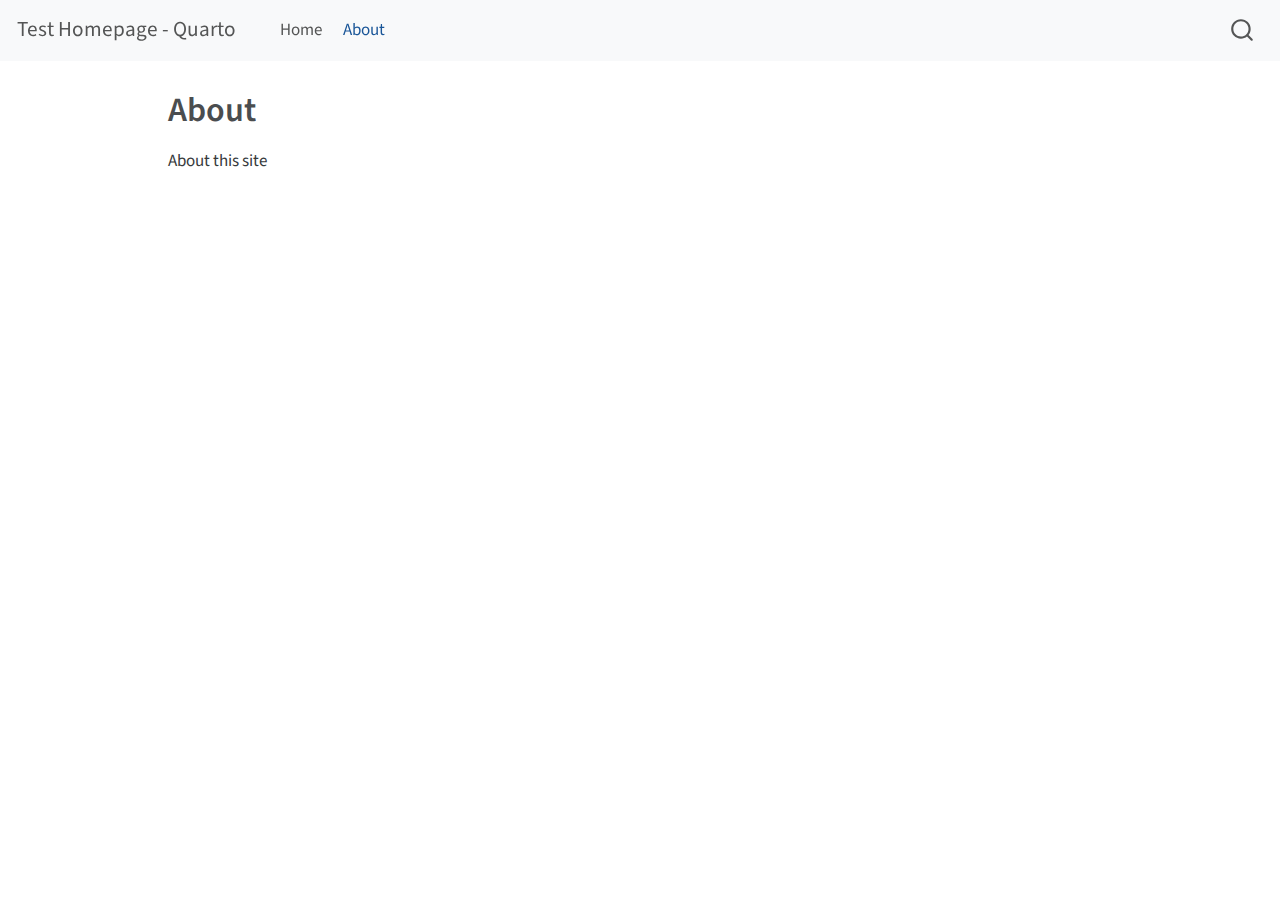
<file: _pages/sections/about.html>
<!DOCTYPE html>
<html xmlns="http://www.w3.org/1999/xhtml" lang="en" xml:lang="en"><head>

<meta charset="utf-8">
<meta name="generator" content="quarto-1.3.287">

<meta name="viewport" content="width=device-width, initial-scale=1.0, user-scalable=yes">


<title>Test Homepage - Quarto - About</title>
<style>
code{white-space: pre-wrap;}
span.smallcaps{font-variant: small-caps;}
div.columns{display: flex; gap: min(4vw, 1.5em);}
div.column{flex: auto; overflow-x: auto;}
div.hanging-indent{margin-left: 1.5em; text-indent: -1.5em;}
ul.task-list{list-style: none;}
ul.task-list li input[type="checkbox"] {
  width: 0.8em;
  margin: 0 0.8em 0.2em -1em; /* quarto-specific, see https://github.com/quarto-dev/quarto-cli/issues/4556 */ 
  vertical-align: middle;
}
</style>


<script src="../site_libs/quarto-nav/quarto-nav.js"></script>
<script src="../site_libs/quarto-nav/headroom.min.js"></script>
<script src="../site_libs/clipboard/clipboard.min.js"></script>
<script src="../site_libs/quarto-search/autocomplete.umd.js"></script>
<script src="../site_libs/quarto-search/fuse.min.js"></script>
<script src="../site_libs/quarto-search/quarto-search.js"></script>
<meta name="quarto:offset" content="../">
<script src="../site_libs/quarto-html/quarto.js"></script>
<script src="../site_libs/quarto-html/popper.min.js"></script>
<script src="../site_libs/quarto-html/tippy.umd.min.js"></script>
<script src="../site_libs/quarto-html/anchor.min.js"></script>
<link href="../site_libs/quarto-html/tippy.css" rel="stylesheet">
<link href="../site_libs/quarto-html/quarto-syntax-highlighting.css" rel="stylesheet" id="quarto-text-highlighting-styles">
<script src="../site_libs/bootstrap/bootstrap.min.js"></script>
<link href="../site_libs/bootstrap/bootstrap-icons.css" rel="stylesheet">
<link href="../site_libs/bootstrap/bootstrap.min.css" rel="stylesheet" id="quarto-bootstrap" data-mode="light">
<script id="quarto-search-options" type="application/json">{
  "location": "navbar",
  "copy-button": false,
  "collapse-after": 3,
  "panel-placement": "end",
  "type": "overlay",
  "limit": 20,
  "language": {
    "search-no-results-text": "No results",
    "search-matching-documents-text": "matching documents",
    "search-copy-link-title": "Copy link to search",
    "search-hide-matches-text": "Hide additional matches",
    "search-more-match-text": "more match in this document",
    "search-more-matches-text": "more matches in this document",
    "search-clear-button-title": "Clear",
    "search-detached-cancel-button-title": "Cancel",
    "search-submit-button-title": "Submit"
  }
}</script>


<link rel="stylesheet" href="../styles.css">
</head>

<body class="nav-fixed">

<div id="quarto-search-results"></div>
  <header id="quarto-header" class="headroom fixed-top">
    <nav class="navbar navbar-expand-lg navbar-dark ">
      <div class="navbar-container container-fluid">
      <div class="navbar-brand-container">
    <a class="navbar-brand" href="../index.html">
    <span class="navbar-title">Test Homepage - Quarto</span>
    </a>
  </div>
            <div id="quarto-search" class="" title="Search"></div>
          <button class="navbar-toggler" type="button" data-bs-toggle="collapse" data-bs-target="#navbarCollapse" aria-controls="navbarCollapse" aria-expanded="false" aria-label="Toggle navigation" onclick="if (window.quartoToggleHeadroom) { window.quartoToggleHeadroom(); }">
  <span class="navbar-toggler-icon"></span>
</button>
          <div class="collapse navbar-collapse" id="navbarCollapse">
            <ul class="navbar-nav navbar-nav-scroll me-auto">
  <li class="nav-item">
    <a class="nav-link" href="../index.html" rel="" target="">
 <span class="menu-text">Home</span></a>
  </li>  
  <li class="nav-item">
    <a class="nav-link active" href="../sections/about.html" rel="" target="" aria-current="page">
 <span class="menu-text">About</span></a>
  </li>  
</ul>
            <div class="quarto-navbar-tools ms-auto">
</div>
          </div> <!-- /navcollapse -->
      </div> <!-- /container-fluid -->
    </nav>
</header>
<!-- content -->
<div id="quarto-content" class="quarto-container page-columns page-rows-contents page-layout-article page-navbar">
<!-- sidebar -->
<!-- margin-sidebar -->
    <div id="quarto-margin-sidebar" class="sidebar margin-sidebar">
        
    </div>
<!-- main -->
<main class="content" id="quarto-document-content">

<header id="title-block-header" class="quarto-title-block default">
<div class="quarto-title">
<h1 class="title">About</h1>
</div>



<div class="quarto-title-meta">

    
  
    
  </div>
  

</header>

<p>About this site</p>



</main> <!-- /main -->
<script id="quarto-html-after-body" type="application/javascript">
window.document.addEventListener("DOMContentLoaded", function (event) {
  const toggleBodyColorMode = (bsSheetEl) => {
    const mode = bsSheetEl.getAttribute("data-mode");
    const bodyEl = window.document.querySelector("body");
    if (mode === "dark") {
      bodyEl.classList.add("quarto-dark");
      bodyEl.classList.remove("quarto-light");
    } else {
      bodyEl.classList.add("quarto-light");
      bodyEl.classList.remove("quarto-dark");
    }
  }
  const toggleBodyColorPrimary = () => {
    const bsSheetEl = window.document.querySelector("link#quarto-bootstrap");
    if (bsSheetEl) {
      toggleBodyColorMode(bsSheetEl);
    }
  }
  toggleBodyColorPrimary();  
  const icon = "";
  const anchorJS = new window.AnchorJS();
  anchorJS.options = {
    placement: 'right',
    icon: icon
  };
  anchorJS.add('.anchored');
  const isCodeAnnotation = (el) => {
    for (const clz of el.classList) {
      if (clz.startsWith('code-annotation-')) {                     
        return true;
      }
    }
    return false;
  }
  const clipboard = new window.ClipboardJS('.code-copy-button', {
    text: function(trigger) {
      const codeEl = trigger.previousElementSibling.cloneNode(true);
      for (const childEl of codeEl.children) {
        if (isCodeAnnotation(childEl)) {
          childEl.remove();
        }
      }
      return codeEl.innerText;
    }
  });
  clipboard.on('success', function(e) {
    // button target
    const button = e.trigger;
    // don't keep focus
    button.blur();
    // flash "checked"
    button.classList.add('code-copy-button-checked');
    var currentTitle = button.getAttribute("title");
    button.setAttribute("title", "Copied!");
    let tooltip;
    if (window.bootstrap) {
      button.setAttribute("data-bs-toggle", "tooltip");
      button.setAttribute("data-bs-placement", "left");
      button.setAttribute("data-bs-title", "Copied!");
      tooltip = new bootstrap.Tooltip(button, 
        { trigger: "manual", 
          customClass: "code-copy-button-tooltip",
          offset: [0, -8]});
      tooltip.show();    
    }
    setTimeout(function() {
      if (tooltip) {
        tooltip.hide();
        button.removeAttribute("data-bs-title");
        button.removeAttribute("data-bs-toggle");
        button.removeAttribute("data-bs-placement");
      }
      button.setAttribute("title", currentTitle);
      button.classList.remove('code-copy-button-checked');
    }, 1000);
    // clear code selection
    e.clearSelection();
  });
  function tippyHover(el, contentFn) {
    const config = {
      allowHTML: true,
      content: contentFn,
      maxWidth: 500,
      delay: 100,
      arrow: false,
      appendTo: function(el) {
          return el.parentElement;
      },
      interactive: true,
      interactiveBorder: 10,
      theme: 'quarto',
      placement: 'bottom-start'
    };
    window.tippy(el, config); 
  }
  const noterefs = window.document.querySelectorAll('a[role="doc-noteref"]');
  for (var i=0; i<noterefs.length; i++) {
    const ref = noterefs[i];
    tippyHover(ref, function() {
      // use id or data attribute instead here
      let href = ref.getAttribute('data-footnote-href') || ref.getAttribute('href');
      try { href = new URL(href).hash; } catch {}
      const id = href.replace(/^#\/?/, "");
      const note = window.document.getElementById(id);
      return note.innerHTML;
    });
  }
      let selectedAnnoteEl;
      const selectorForAnnotation = ( cell, annotation) => {
        let cellAttr = 'data-code-cell="' + cell + '"';
        let lineAttr = 'data-code-annotation="' +  annotation + '"';
        const selector = 'span[' + cellAttr + '][' + lineAttr + ']';
        return selector;
      }
      const selectCodeLines = (annoteEl) => {
        const doc = window.document;
        const targetCell = annoteEl.getAttribute("data-target-cell");
        const targetAnnotation = annoteEl.getAttribute("data-target-annotation");
        const annoteSpan = window.document.querySelector(selectorForAnnotation(targetCell, targetAnnotation));
        const lines = annoteSpan.getAttribute("data-code-lines").split(",");
        const lineIds = lines.map((line) => {
          return targetCell + "-" + line;
        })
        let top = null;
        let height = null;
        let parent = null;
        if (lineIds.length > 0) {
            //compute the position of the single el (top and bottom and make a div)
            const el = window.document.getElementById(lineIds[0]);
            top = el.offsetTop;
            height = el.offsetHeight;
            parent = el.parentElement.parentElement;
          if (lineIds.length > 1) {
            const lastEl = window.document.getElementById(lineIds[lineIds.length - 1]);
            const bottom = lastEl.offsetTop + lastEl.offsetHeight;
            height = bottom - top;
          }
          if (top !== null && height !== null && parent !== null) {
            // cook up a div (if necessary) and position it 
            let div = window.document.getElementById("code-annotation-line-highlight");
            if (div === null) {
              div = window.document.createElement("div");
              div.setAttribute("id", "code-annotation-line-highlight");
              div.style.position = 'absolute';
              parent.appendChild(div);
            }
            div.style.top = top - 2 + "px";
            div.style.height = height + 4 + "px";
            let gutterDiv = window.document.getElementById("code-annotation-line-highlight-gutter");
            if (gutterDiv === null) {
              gutterDiv = window.document.createElement("div");
              gutterDiv.setAttribute("id", "code-annotation-line-highlight-gutter");
              gutterDiv.style.position = 'absolute';
              const codeCell = window.document.getElementById(targetCell);
              const gutter = codeCell.querySelector('.code-annotation-gutter');
              gutter.appendChild(gutterDiv);
            }
            gutterDiv.style.top = top - 2 + "px";
            gutterDiv.style.height = height + 4 + "px";
          }
          selectedAnnoteEl = annoteEl;
        }
      };
      const unselectCodeLines = () => {
        const elementsIds = ["code-annotation-line-highlight", "code-annotation-line-highlight-gutter"];
        elementsIds.forEach((elId) => {
          const div = window.document.getElementById(elId);
          if (div) {
            div.remove();
          }
        });
        selectedAnnoteEl = undefined;
      };
      // Attach click handler to the DT
      const annoteDls = window.document.querySelectorAll('dt[data-target-cell]');
      for (const annoteDlNode of annoteDls) {
        annoteDlNode.addEventListener('click', (event) => {
          const clickedEl = event.target;
          if (clickedEl !== selectedAnnoteEl) {
            unselectCodeLines();
            const activeEl = window.document.querySelector('dt[data-target-cell].code-annotation-active');
            if (activeEl) {
              activeEl.classList.remove('code-annotation-active');
            }
            selectCodeLines(clickedEl);
            clickedEl.classList.add('code-annotation-active');
          } else {
            // Unselect the line
            unselectCodeLines();
            clickedEl.classList.remove('code-annotation-active');
          }
        });
      }
  const findCites = (el) => {
    const parentEl = el.parentElement;
    if (parentEl) {
      const cites = parentEl.dataset.cites;
      if (cites) {
        return {
          el,
          cites: cites.split(' ')
        };
      } else {
        return findCites(el.parentElement)
      }
    } else {
      return undefined;
    }
  };
  var bibliorefs = window.document.querySelectorAll('a[role="doc-biblioref"]');
  for (var i=0; i<bibliorefs.length; i++) {
    const ref = bibliorefs[i];
    const citeInfo = findCites(ref);
    if (citeInfo) {
      tippyHover(citeInfo.el, function() {
        var popup = window.document.createElement('div');
        citeInfo.cites.forEach(function(cite) {
          var citeDiv = window.document.createElement('div');
          citeDiv.classList.add('hanging-indent');
          citeDiv.classList.add('csl-entry');
          var biblioDiv = window.document.getElementById('ref-' + cite);
          if (biblioDiv) {
            citeDiv.innerHTML = biblioDiv.innerHTML;
          }
          popup.appendChild(citeDiv);
        });
        return popup.innerHTML;
      });
    }
  }
});
</script>
</div> <!-- /content -->



</body></html>
</file>
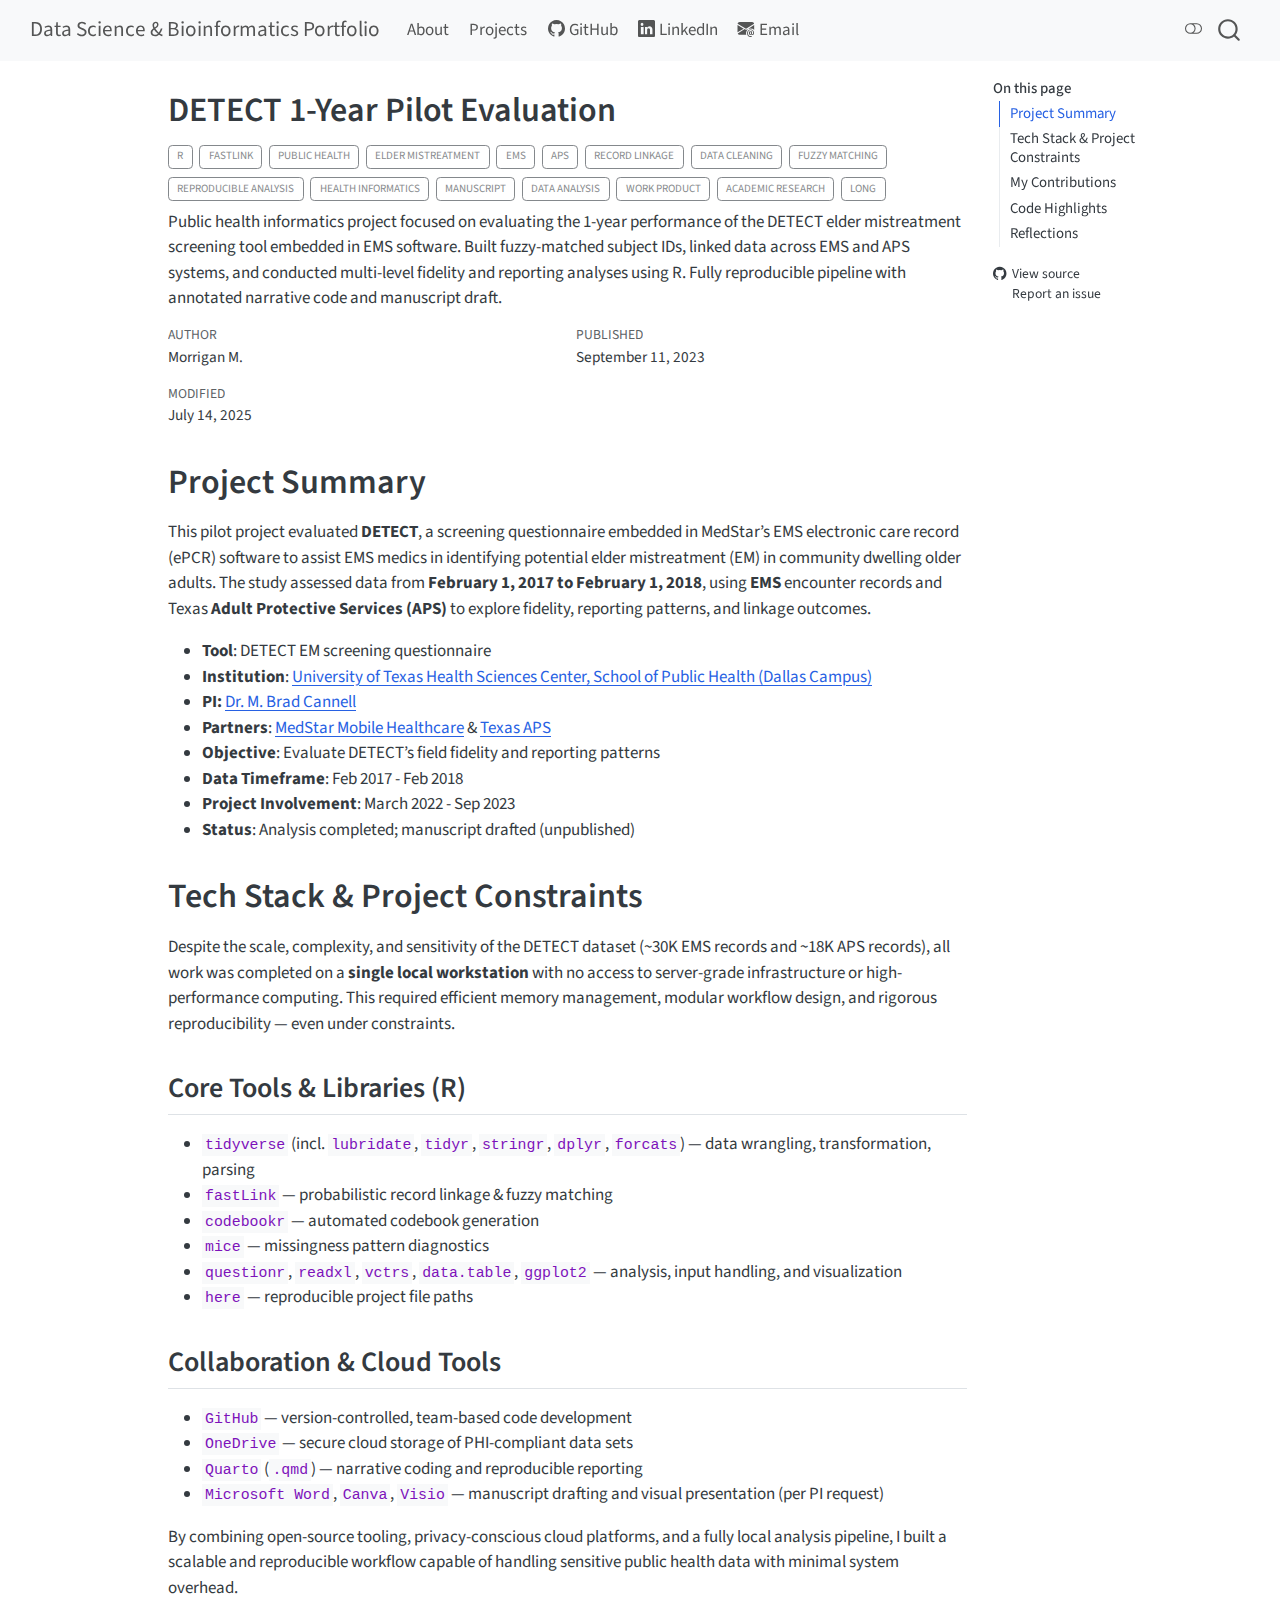
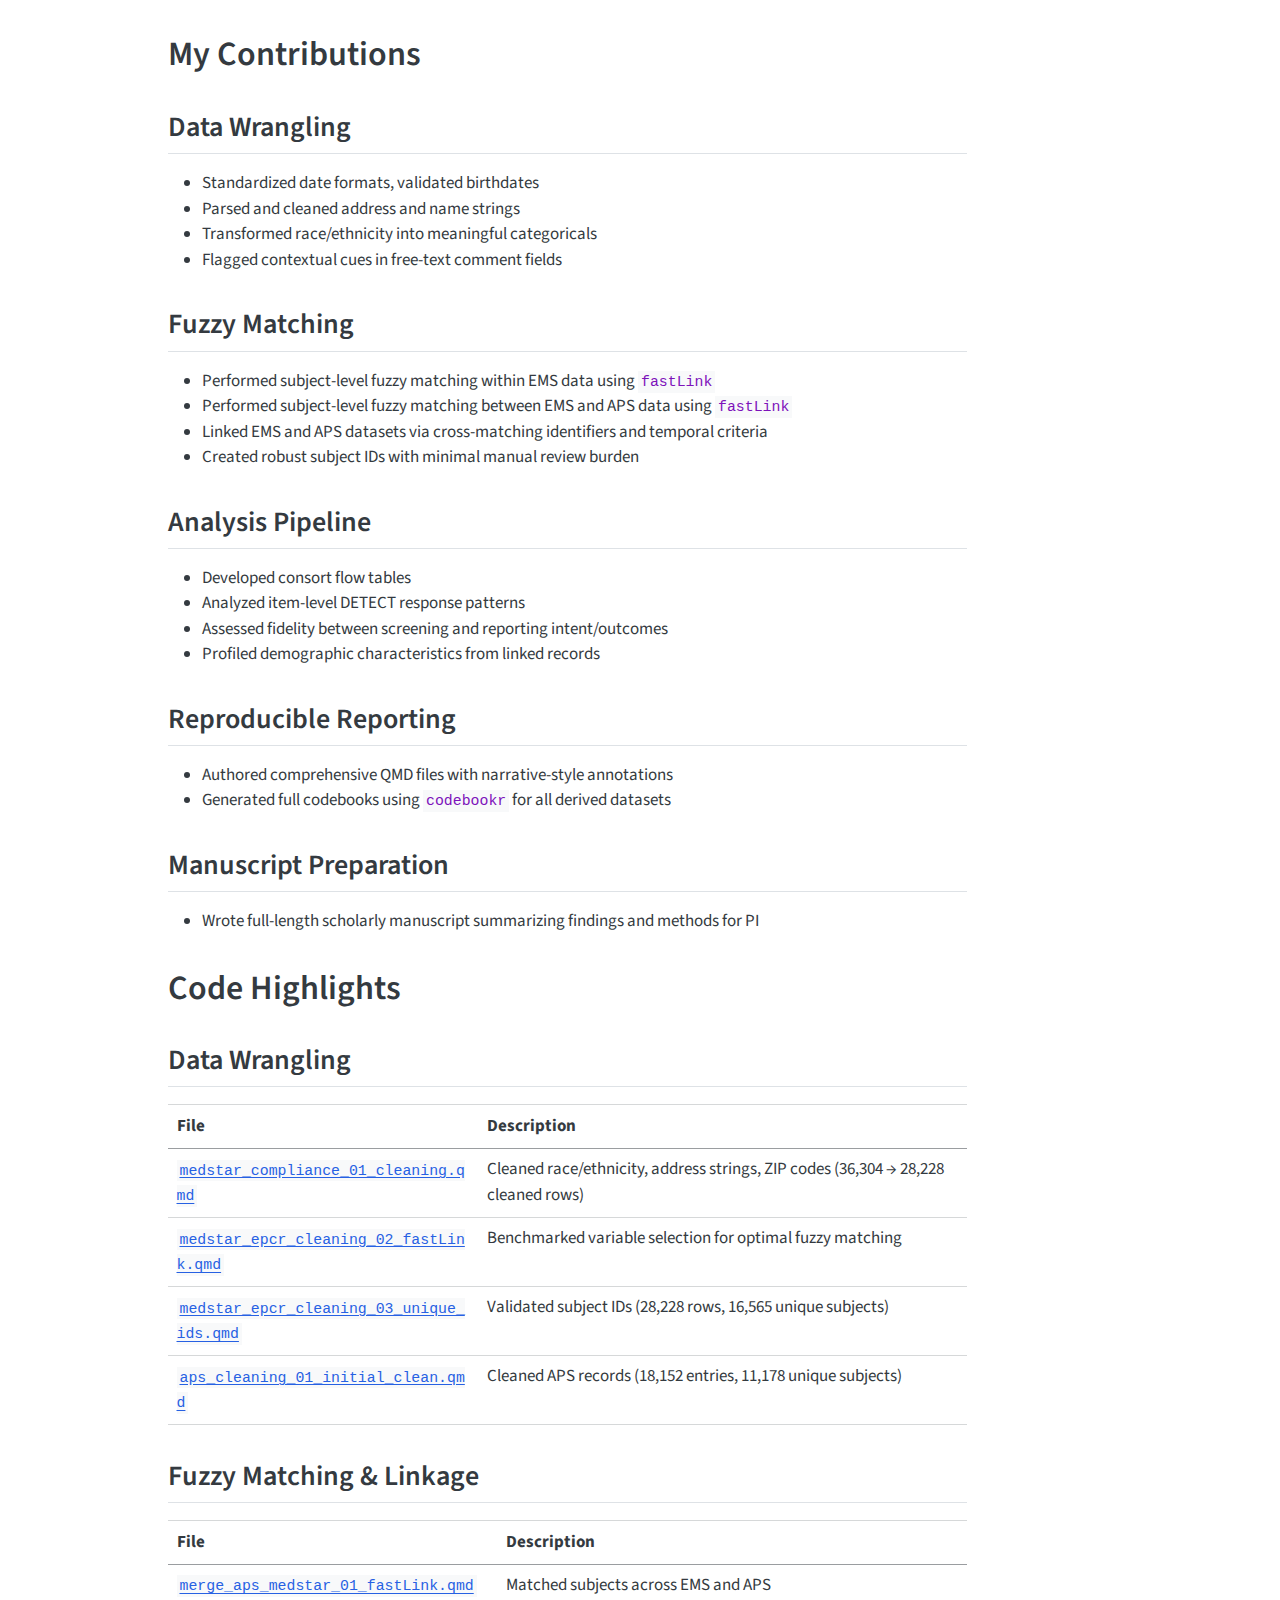
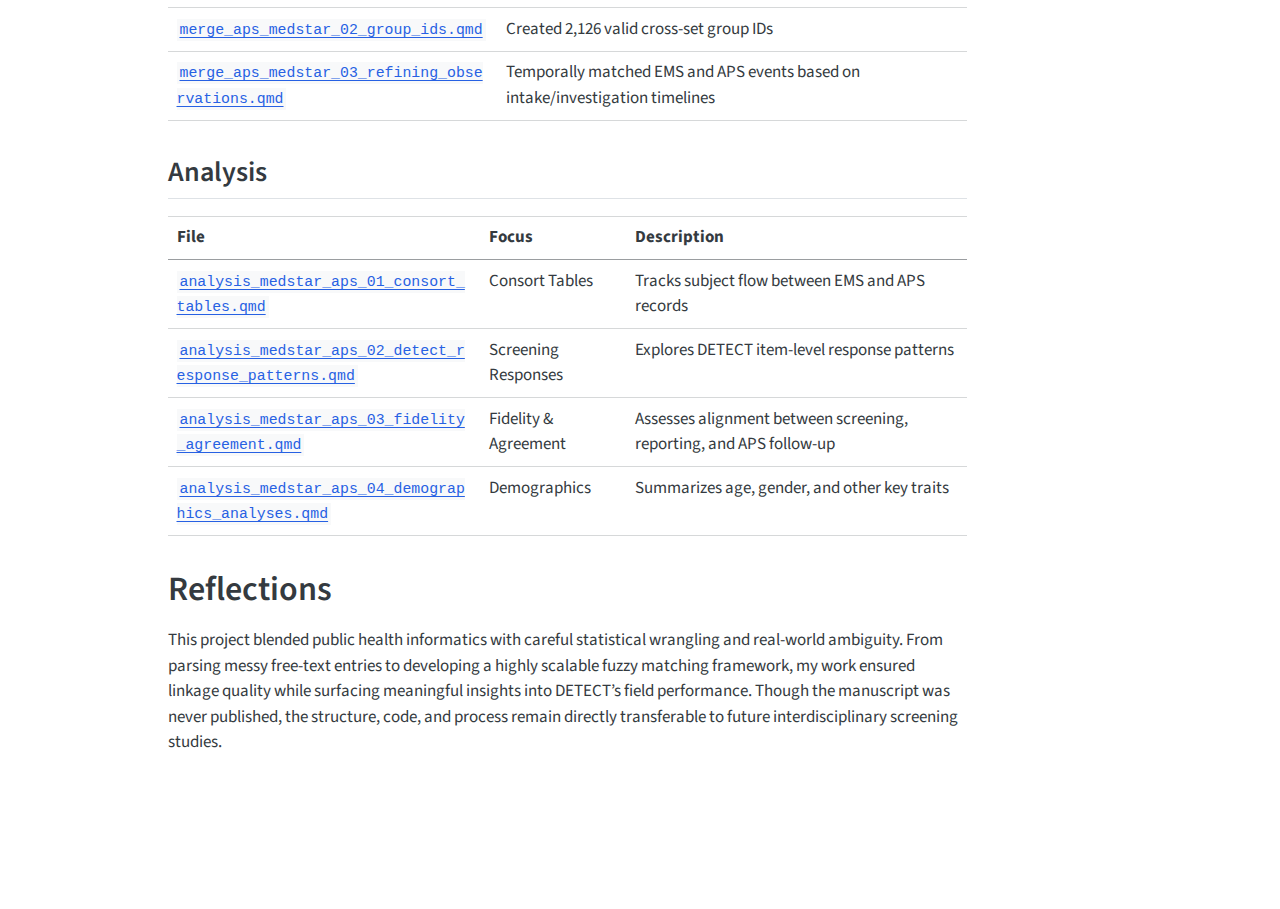
<file: docs/projects/posts/2023_detect_1-year.html>
<!DOCTYPE html>
<html xmlns="http://www.w3.org/1999/xhtml" lang="en" xml:lang="en"><head>

<meta charset="utf-8">
<meta name="generator" content="quarto-1.7.32">

<meta name="viewport" content="width=device-width, initial-scale=1.0, user-scalable=yes">

<meta name="author" content="Morrigan M.">
<meta name="dcterms.date" content="2023-09-11">
<meta name="description" content="Public health informatics project focused on evaluating the 1-year performance of the DETECT elder mistreatment screening tool embedded in EMS software. Built fuzzy-matched subject IDs, linked data across EMS and APS systems, and conducted multi-level fidelity and reporting analyses using R. Fully reproducible pipeline with annotated narrative code and manuscript draft.">

<title>DETECT 1-Year Pilot Evaluation – Data Science &amp; Bioinformatics Portfolio</title>
<style>
code{white-space: pre-wrap;}
span.smallcaps{font-variant: small-caps;}
div.columns{display: flex; gap: min(4vw, 1.5em);}
div.column{flex: auto; overflow-x: auto;}
div.hanging-indent{margin-left: 1.5em; text-indent: -1.5em;}
ul.task-list{list-style: none;}
ul.task-list li input[type="checkbox"] {
  width: 0.8em;
  margin: 0 0.8em 0.2em -1em; /* quarto-specific, see https://github.com/quarto-dev/quarto-cli/issues/4556 */ 
  vertical-align: middle;
}
</style>


<script src="../../site_libs/quarto-nav/quarto-nav.js"></script>
<script src="../../site_libs/quarto-nav/headroom.min.js"></script>
<script src="../../site_libs/clipboard/clipboard.min.js"></script>
<script src="../../site_libs/quarto-search/autocomplete.umd.js"></script>
<script src="../../site_libs/quarto-search/fuse.min.js"></script>
<script src="../../site_libs/quarto-search/quarto-search.js"></script>
<meta name="quarto:offset" content="../../">
<link href="../.././img/favicon-32x32.png" rel="icon" type="image/png">
<script src="../../site_libs/quarto-html/quarto.js" type="module"></script>
<script src="../../site_libs/quarto-html/tabsets/tabsets.js" type="module"></script>
<script src="../../site_libs/quarto-html/popper.min.js"></script>
<script src="../../site_libs/quarto-html/tippy.umd.min.js"></script>
<script src="../../site_libs/quarto-html/anchor.min.js"></script>
<link href="../../site_libs/quarto-html/tippy.css" rel="stylesheet">
<link href="../../site_libs/quarto-html/quarto-syntax-highlighting-37eea08aefeeee20ff55810ff984fec1.css" rel="stylesheet" class="quarto-color-scheme" id="quarto-text-highlighting-styles">
<link href="../../site_libs/quarto-html/quarto-syntax-highlighting-dark-2fef5ea3f8957b3e4ecc936fc74692ca.css" rel="stylesheet" class="quarto-color-scheme quarto-color-alternate" id="quarto-text-highlighting-styles">
<link href="../../site_libs/quarto-html/quarto-syntax-highlighting-37eea08aefeeee20ff55810ff984fec1.css" rel="stylesheet" class="quarto-color-scheme-extra" id="quarto-text-highlighting-styles">
<script src="../../site_libs/bootstrap/bootstrap.min.js"></script>
<link href="../../site_libs/bootstrap/bootstrap-icons.css" rel="stylesheet">
<link href="../../site_libs/bootstrap/bootstrap-a8daa347c29f3bce361fb1b75b940d3b.min.css" rel="stylesheet" append-hash="true" class="quarto-color-scheme" id="quarto-bootstrap" data-mode="light">
<link href="../../site_libs/bootstrap/bootstrap-dark-ca131377d38971f765fa5a67f280c60e.min.css" rel="stylesheet" append-hash="true" class="quarto-color-scheme quarto-color-alternate" id="quarto-bootstrap" data-mode="dark">
<link href="../../site_libs/bootstrap/bootstrap-a8daa347c29f3bce361fb1b75b940d3b.min.css" rel="stylesheet" append-hash="true" class="quarto-color-scheme-extra" id="quarto-bootstrap" data-mode="light">
<script id="quarto-search-options" type="application/json">{
  "location": "navbar",
  "copy-button": false,
  "collapse-after": 3,
  "panel-placement": "end",
  "type": "overlay",
  "limit": 50,
  "keyboard-shortcut": [
    "f",
    "/",
    "s"
  ],
  "show-item-context": false,
  "language": {
    "search-no-results-text": "No results",
    "search-matching-documents-text": "matching documents",
    "search-copy-link-title": "Copy link to search",
    "search-hide-matches-text": "Hide additional matches",
    "search-more-match-text": "more match in this document",
    "search-more-matches-text": "more matches in this document",
    "search-clear-button-title": "Clear",
    "search-text-placeholder": "",
    "search-detached-cancel-button-title": "Cancel",
    "search-submit-button-title": "Submit",
    "search-label": "Search"
  }
}</script>


</head>

<body class="nav-fixed quarto-light"><script id="quarto-html-before-body" type="application/javascript">
    const toggleBodyColorMode = (bsSheetEl) => {
      const mode = bsSheetEl.getAttribute("data-mode");
      const bodyEl = window.document.querySelector("body");
      if (mode === "dark") {
        bodyEl.classList.add("quarto-dark");
        bodyEl.classList.remove("quarto-light");
      } else {
        bodyEl.classList.add("quarto-light");
        bodyEl.classList.remove("quarto-dark");
      }
    }
    const toggleBodyColorPrimary = () => {
      const bsSheetEl = window.document.querySelector("link#quarto-bootstrap:not([rel=disabled-stylesheet])");
      if (bsSheetEl) {
        toggleBodyColorMode(bsSheetEl);
      }
    }
    const setColorSchemeToggle = (alternate) => {
      const toggles = window.document.querySelectorAll('.quarto-color-scheme-toggle');
      for (let i=0; i < toggles.length; i++) {
        const toggle = toggles[i];
        if (toggle) {
          if (alternate) {
            toggle.classList.add("alternate");
          } else {
            toggle.classList.remove("alternate");
          }
        }
      }
    };
    const toggleColorMode = (alternate) => {
      // Switch the stylesheets
      const primaryStylesheets = window.document.querySelectorAll('link.quarto-color-scheme:not(.quarto-color-alternate)');
      const alternateStylesheets = window.document.querySelectorAll('link.quarto-color-scheme.quarto-color-alternate');
      manageTransitions('#quarto-margin-sidebar .nav-link', false);
      if (alternate) {
        // note: dark is layered on light, we don't disable primary!
        enableStylesheet(alternateStylesheets);
        for (const sheetNode of alternateStylesheets) {
          if (sheetNode.id === "quarto-bootstrap") {
            toggleBodyColorMode(sheetNode);
          }
        }
      } else {
        disableStylesheet(alternateStylesheets);
        enableStylesheet(primaryStylesheets)
        toggleBodyColorPrimary();
      }
      manageTransitions('#quarto-margin-sidebar .nav-link', true);
      // Switch the toggles
      setColorSchemeToggle(alternate)
      // Hack to workaround the fact that safari doesn't
      // properly recolor the scrollbar when toggling (#1455)
      if (navigator.userAgent.indexOf('Safari') > 0 && navigator.userAgent.indexOf('Chrome') == -1) {
        manageTransitions("body", false);
        window.scrollTo(0, 1);
        setTimeout(() => {
          window.scrollTo(0, 0);
          manageTransitions("body", true);
        }, 40);
      }
    }
    const disableStylesheet = (stylesheets) => {
      for (let i=0; i < stylesheets.length; i++) {
        const stylesheet = stylesheets[i];
        stylesheet.rel = 'disabled-stylesheet';
      }
    }
    const enableStylesheet = (stylesheets) => {
      for (let i=0; i < stylesheets.length; i++) {
        const stylesheet = stylesheets[i];
        if(stylesheet.rel !== 'stylesheet') { // for Chrome, which will still FOUC without this check
          stylesheet.rel = 'stylesheet';
        }
      }
    }
    const manageTransitions = (selector, allowTransitions) => {
      const els = window.document.querySelectorAll(selector);
      for (let i=0; i < els.length; i++) {
        const el = els[i];
        if (allowTransitions) {
          el.classList.remove('notransition');
        } else {
          el.classList.add('notransition');
        }
      }
    }
    const isFileUrl = () => {
      return window.location.protocol === 'file:';
    }
    const hasAlternateSentinel = () => {
      let styleSentinel = getColorSchemeSentinel();
      if (styleSentinel !== null) {
        return styleSentinel === "alternate";
      } else {
        return false;
      }
    }
    const setStyleSentinel = (alternate) => {
      const value = alternate ? "alternate" : "default";
      if (!isFileUrl()) {
        window.localStorage.setItem("quarto-color-scheme", value);
      } else {
        localAlternateSentinel = value;
      }
    }
    const getColorSchemeSentinel = () => {
      if (!isFileUrl()) {
        const storageValue = window.localStorage.getItem("quarto-color-scheme");
        return storageValue != null ? storageValue : localAlternateSentinel;
      } else {
        return localAlternateSentinel;
      }
    }
    const toggleGiscusIfUsed = (isAlternate, darkModeDefault) => {
      const baseTheme = document.querySelector('#giscus-base-theme')?.value ?? 'light';
      const alternateTheme = document.querySelector('#giscus-alt-theme')?.value ?? 'dark';
      let newTheme = '';
      if(authorPrefersDark) {
        newTheme = isAlternate ? baseTheme : alternateTheme;
      } else {
        newTheme = isAlternate ? alternateTheme : baseTheme;
      }
      const changeGiscusTheme = () => {
        // From: https://github.com/giscus/giscus/issues/336
        const sendMessage = (message) => {
          const iframe = document.querySelector('iframe.giscus-frame');
          if (!iframe) return;
          iframe.contentWindow.postMessage({ giscus: message }, 'https://giscus.app');
        }
        sendMessage({
          setConfig: {
            theme: newTheme
          }
        });
      }
      const isGiscussLoaded = window.document.querySelector('iframe.giscus-frame') !== null;
      if (isGiscussLoaded) {
        changeGiscusTheme();
      }
    };
    const authorPrefersDark = false;
    const queryPrefersDark = window.matchMedia('(prefers-color-scheme: dark)');
    const darkModeDefault = queryPrefersDark.matches;
      document.querySelector('link#quarto-text-highlighting-styles.quarto-color-scheme-extra').rel = 'disabled-stylesheet';
      document.querySelector('link#quarto-bootstrap.quarto-color-scheme-extra').rel = 'disabled-stylesheet';
    let localAlternateSentinel = darkModeDefault ? 'alternate' : 'default';
    // Dark / light mode switch
    window.quartoToggleColorScheme = () => {
      // Read the current dark / light value
      let toAlternate = !hasAlternateSentinel();
      toggleColorMode(toAlternate);
      setStyleSentinel(toAlternate);
      toggleGiscusIfUsed(toAlternate, darkModeDefault);
      window.dispatchEvent(new Event('resize'));
    };
    queryPrefersDark.addEventListener("change", e => {
      if(window.localStorage.getItem("quarto-color-scheme") !== null)
        return;
      const alternate = e.matches
      toggleColorMode(alternate);
      localAlternateSentinel = e.matches ? 'alternate' : 'default'; // this is used alongside local storage!
      toggleGiscusIfUsed(alternate, darkModeDefault);
    });
    // Switch to dark mode if need be
    if (hasAlternateSentinel()) {
      toggleColorMode(true);
    } else {
      toggleColorMode(false);
    }
  </script>

<div id="quarto-search-results"></div>
  <header id="quarto-header" class="headroom fixed-top">
    <nav class="navbar navbar-expand-lg " data-bs-theme="dark">
      <div class="navbar-container container-fluid">
      <div class="navbar-brand-container mx-auto">
    <a class="navbar-brand" href="../../index.html">
    <span class="navbar-title">Data Science &amp; Bioinformatics Portfolio</span>
    </a>
  </div>
            <div id="quarto-search" class="" title="Search"></div>
          <button class="navbar-toggler" type="button" data-bs-toggle="collapse" data-bs-target="#navbarCollapse" aria-controls="navbarCollapse" role="menu" aria-expanded="false" aria-label="Toggle navigation" onclick="if (window.quartoToggleHeadroom) { window.quartoToggleHeadroom(); }">
  <span class="navbar-toggler-icon"></span>
</button>
          <div class="collapse navbar-collapse" id="navbarCollapse">
            <ul class="navbar-nav navbar-nav-scroll me-auto">
  <li class="nav-item">
    <a class="nav-link" href="../../index.html"> 
<span class="menu-text">About</span></a>
  </li>  
  <li class="nav-item">
    <a class="nav-link" href="../../projects.html"> 
<span class="menu-text">Projects</span></a>
  </li>  
  <li class="nav-item">
    <a class="nav-link" href="https://github.com/corvidfox"> <i class="bi bi-github" role="img">
</i> 
<span class="menu-text">GitHub</span></a>
  </li>  
  <li class="nav-item">
    <a class="nav-link" href="https://www.linkedin.com/in/morrigan-mahady-6b640712b"> <i class="bi bi-linkedin" role="img">
</i> 
<span class="menu-text">LinkedIn</span></a>
  </li>  
  <li class="nav-item">
    <a class="nav-link" href="mailto:anmorrigan@proton.me"> <i class="bi bi-envelope-at-fill" role="img">
</i> 
<span class="menu-text">Email</span></a>
  </li>  
</ul>
          </div> <!-- /navcollapse -->
            <div class="quarto-navbar-tools">
  <a href="" class="quarto-color-scheme-toggle quarto-navigation-tool  px-1" onclick="window.quartoToggleColorScheme(); return false;" title="Toggle dark mode"><i class="bi"></i></a>
</div>
      </div> <!-- /container-fluid -->
    </nav>
</header>
<!-- content -->
<div id="quarto-content" class="quarto-container page-columns page-rows-contents page-layout-article page-navbar">
<!-- sidebar -->
<!-- margin-sidebar -->
    <div id="quarto-margin-sidebar" class="sidebar margin-sidebar">
        <nav id="TOC" role="doc-toc" class="toc-active">
    <h2 id="toc-title">On this page</h2>
   
  <ul>
  <li><a href="#project-summary" id="toc-project-summary" class="nav-link active" data-scroll-target="#project-summary">Project Summary</a></li>
  <li><a href="#tech-stack-project-constraints" id="toc-tech-stack-project-constraints" class="nav-link" data-scroll-target="#tech-stack-project-constraints">Tech Stack &amp; Project Constraints</a>
  <ul class="collapse">
  <li><a href="#core-tools-libraries-r" id="toc-core-tools-libraries-r" class="nav-link" data-scroll-target="#core-tools-libraries-r">Core Tools &amp; Libraries (R)</a></li>
  <li><a href="#collaboration-cloud-tools" id="toc-collaboration-cloud-tools" class="nav-link" data-scroll-target="#collaboration-cloud-tools">Collaboration &amp; Cloud Tools</a></li>
  </ul></li>
  <li><a href="#my-contributions" id="toc-my-contributions" class="nav-link" data-scroll-target="#my-contributions">My Contributions</a>
  <ul class="collapse">
  <li><a href="#data-wrangling" id="toc-data-wrangling" class="nav-link" data-scroll-target="#data-wrangling">Data Wrangling</a></li>
  <li><a href="#fuzzy-matching" id="toc-fuzzy-matching" class="nav-link" data-scroll-target="#fuzzy-matching">Fuzzy Matching</a></li>
  <li><a href="#analysis-pipeline" id="toc-analysis-pipeline" class="nav-link" data-scroll-target="#analysis-pipeline">Analysis Pipeline</a></li>
  <li><a href="#reproducible-reporting" id="toc-reproducible-reporting" class="nav-link" data-scroll-target="#reproducible-reporting">Reproducible Reporting</a></li>
  <li><a href="#manuscript-preparation" id="toc-manuscript-preparation" class="nav-link" data-scroll-target="#manuscript-preparation">Manuscript Preparation</a></li>
  </ul></li>
  <li><a href="#code-highlights" id="toc-code-highlights" class="nav-link" data-scroll-target="#code-highlights">Code Highlights</a>
  <ul class="collapse">
  <li><a href="#data-wrangling-1" id="toc-data-wrangling-1" class="nav-link" data-scroll-target="#data-wrangling-1">Data Wrangling</a></li>
  <li><a href="#fuzzy-matching-linkage" id="toc-fuzzy-matching-linkage" class="nav-link" data-scroll-target="#fuzzy-matching-linkage">Fuzzy Matching &amp; Linkage</a></li>
  <li><a href="#analysis" id="toc-analysis" class="nav-link" data-scroll-target="#analysis">Analysis</a></li>
  </ul></li>
  <li><a href="#reflections" id="toc-reflections" class="nav-link" data-scroll-target="#reflections">Reflections</a></li>
  </ul>
<div class="toc-actions"><ul><li><a href="https://github.com/corvidfox/corvidfox.github.io/blob/main/projects/posts/2023_detect_1-year.qmd" class="toc-action"><i class="bi bi-github"></i>View source</a></li><li><a href="https://github.com/corvidfox/corvidfox.github.io/issues/new" class="toc-action"><i class="bi empty"></i>Report an issue</a></li></ul></div></nav>
    </div>
<!-- main -->
<main class="content" id="quarto-document-content">


<header id="title-block-header" class="quarto-title-block default">
<div class="quarto-title">
<h1 class="title">DETECT 1-Year Pilot Evaluation</h1>
  <div class="quarto-categories">
    <div class="quarto-category">R</div>
    <div class="quarto-category">FastLink</div>
    <div class="quarto-category">Public Health</div>
    <div class="quarto-category">Elder Mistreatment</div>
    <div class="quarto-category">EMS</div>
    <div class="quarto-category">APS</div>
    <div class="quarto-category">Record Linkage</div>
    <div class="quarto-category">Data Cleaning</div>
    <div class="quarto-category">Fuzzy Matching</div>
    <div class="quarto-category">Reproducible Analysis</div>
    <div class="quarto-category">Health Informatics</div>
    <div class="quarto-category">Manuscript</div>
    <div class="quarto-category">Data Analysis</div>
    <div class="quarto-category">Work Product</div>
    <div class="quarto-category">Academic Research</div>
    <div class="quarto-category">Long</div>
  </div>
  </div>

<div>
  <div class="description">
    Public health informatics project focused on evaluating the 1-year performance of the DETECT elder mistreatment screening tool embedded in EMS software. Built fuzzy-matched subject IDs, linked data across EMS and APS systems, and conducted multi-level fidelity and reporting analyses using R. Fully reproducible pipeline with annotated narrative code and manuscript draft.
  </div>
</div>


<div class="quarto-title-meta">

    <div>
    <div class="quarto-title-meta-heading">Author</div>
    <div class="quarto-title-meta-contents">
             <p>Morrigan M. </p>
          </div>
  </div>
    
    <div>
    <div class="quarto-title-meta-heading">Published</div>
    <div class="quarto-title-meta-contents">
      <p class="date">September 11, 2023</p>
    </div>
  </div>
  
    <div>
    <div class="quarto-title-meta-heading">Modified</div>
    <div class="quarto-title-meta-contents">
      <p class="date-modified">July 14, 2025</p>
    </div>
  </div>
    
  </div>
  


</header>


<section id="project-summary" class="level1">
<h1>Project Summary</h1>
<p>This pilot project evaluated <strong>DETECT</strong>, a screening questionnaire embedded in MedStar’s EMS electronic care record (ePCR) software to assist EMS medics in identifying potential elder mistreatment (EM) in community dwelling older adults. The study assessed data from <strong>February 1, 2017 to February 1, 2018</strong>, using <strong>EMS</strong> encounter records and Texas <strong>Adult Protective Services (APS)</strong> to explore fidelity, reporting patterns, and linkage outcomes.</p>
<ul>
<li><strong>Tool</strong>: DETECT EM screening questionnaire<br>
</li>
<li><strong>Institution</strong>: <a href="https://sph.uth.edu/campuses/dallas">University of Texas Health Sciences Center, School of Public Health (Dallas Campus)</a></li>
<li><strong>PI:</strong> <a href="https://brad-cannell.github.io/">Dr.&nbsp;M. Brad Cannell</a></li>
<li><strong>Partners</strong>: <a href="https://www.medstar911.org/">MedStar Mobile Healthcare</a> &amp; <a href="https://www.dfps.state.tx.us/adult_protection/">Texas APS</a><br>
</li>
<li><strong>Objective</strong>: Evaluate DETECT’s field fidelity and reporting patterns<br>
</li>
<li><strong>Data Timeframe</strong>: Feb 2017 - Feb 2018<br>
</li>
<li><strong>Project Involvement</strong>: March 2022 - Sep 2023<br>
</li>
<li><strong>Status</strong>: Analysis completed; manuscript drafted (unpublished)</li>
</ul>
</section>
<section id="tech-stack-project-constraints" class="level1">
<h1>Tech Stack &amp; Project Constraints</h1>
<p>Despite the scale, complexity, and sensitivity of the DETECT dataset (~30K EMS records and ~18K APS records), all work was completed on a <strong>single local workstation</strong> with no access to server-grade infrastructure or high-performance computing. This required efficient memory management, modular workflow design, and rigorous reproducibility — even under constraints.</p>
<section id="core-tools-libraries-r" class="level2">
<h2 class="anchored" data-anchor-id="core-tools-libraries-r">Core Tools &amp; Libraries (R)</h2>
<ul>
<li><code>tidyverse</code> (incl.&nbsp;<code>lubridate</code>, <code>tidyr</code>, <code>stringr</code>, <code>dplyr</code>, <code>forcats</code>) — data wrangling, transformation, parsing<br>
</li>
<li><code>fastLink</code> — probabilistic record linkage &amp; fuzzy matching<br>
</li>
<li><code>codebookr</code> — automated codebook generation<br>
</li>
<li><code>mice</code> — missingness pattern diagnostics<br>
</li>
<li><code>questionr</code>, <code>readxl</code>, <code>vctrs</code>, <code>data.table</code>, <code>ggplot2</code> — analysis, input handling, and visualization<br>
</li>
<li><code>here</code> — reproducible project file paths</li>
</ul>
</section>
<section id="collaboration-cloud-tools" class="level2">
<h2 class="anchored" data-anchor-id="collaboration-cloud-tools">Collaboration &amp; Cloud Tools</h2>
<ul>
<li><code>GitHub</code> — version-controlled, team-based code development<br>
</li>
<li><code>OneDrive</code> — secure cloud storage of PHI-compliant data sets<br>
</li>
<li><code>Quarto</code> (<code>.qmd</code>) — narrative coding and reproducible reporting<br>
</li>
<li><code>Microsoft Word</code>, <code>Canva</code>, <code>Visio</code> — manuscript drafting and visual presentation (per PI request)</li>
</ul>
<p>By combining open-source tooling, privacy-conscious cloud platforms, and a fully local analysis pipeline, I built a scalable and reproducible workflow capable of handling sensitive public health data with minimal system overhead.</p>
</section>
</section>
<section id="my-contributions" class="level1">
<h1>My Contributions</h1>
<section id="data-wrangling" class="level2">
<h2 class="anchored" data-anchor-id="data-wrangling">Data Wrangling</h2>
<ul>
<li>Standardized date formats, validated birthdates<br>
</li>
<li>Parsed and cleaned address and name strings<br>
</li>
<li>Transformed race/ethnicity into meaningful categoricals<br>
</li>
<li>Flagged contextual cues in free-text comment fields</li>
</ul>
</section>
<section id="fuzzy-matching" class="level2">
<h2 class="anchored" data-anchor-id="fuzzy-matching">Fuzzy Matching</h2>
<ul>
<li>Performed subject-level fuzzy matching within EMS data using <code>fastLink</code></li>
<li>Performed subject-level fuzzy matching between EMS and APS data using <code>fastLink</code><br>
</li>
<li>Linked EMS and APS datasets via cross-matching identifiers and temporal criteria<br>
</li>
<li>Created robust subject IDs with minimal manual review burden</li>
</ul>
</section>
<section id="analysis-pipeline" class="level2">
<h2 class="anchored" data-anchor-id="analysis-pipeline">Analysis Pipeline</h2>
<ul>
<li>Developed consort flow tables<br>
</li>
<li>Analyzed item-level DETECT response patterns<br>
</li>
<li>Assessed fidelity between screening and reporting intent/outcomes<br>
</li>
<li>Profiled demographic characteristics from linked records</li>
</ul>
</section>
<section id="reproducible-reporting" class="level2">
<h2 class="anchored" data-anchor-id="reproducible-reporting">Reproducible Reporting</h2>
<ul>
<li>Authored comprehensive QMD files with narrative-style annotations<br>
</li>
<li>Generated full codebooks using <code>codebookr</code> for all derived datasets</li>
</ul>
</section>
<section id="manuscript-preparation" class="level2">
<h2 class="anchored" data-anchor-id="manuscript-preparation">Manuscript Preparation</h2>
<ul>
<li>Wrote full-length scholarly manuscript summarizing findings and methods for PI</li>
</ul>
</section>
</section>
<section id="code-highlights" class="level1">
<h1>Code Highlights</h1>
<section id="data-wrangling-1" class="level2">
<h2 class="anchored" data-anchor-id="data-wrangling-1">Data Wrangling</h2>
<table class="caption-top table">
<thead>
<tr class="header">
<th>File</th>
<th>Description</th>
</tr>
</thead>
<tbody>
<tr class="odd">
<td><a href="https://github.com/corvidfox/detect_pilot_test_1y/blob/master/data_management/medstar/medstar_compliance_01_cleaning.qmd"><code>medstar_compliance_01_cleaning.qmd</code></a></td>
<td>Cleaned race/ethnicity, address strings, ZIP codes (36,304 → 28,228 cleaned rows)</td>
</tr>
<tr class="even">
<td><a href="https://github.com/corvidfox/detect_pilot_test_1y/blob/master/data_management/medstar/medstar_epcr_cleaning_02_fastLink.qmd"><code>medstar_epcr_cleaning_02_fastLink.qmd</code></a></td>
<td>Benchmarked variable selection for optimal fuzzy matching</td>
</tr>
<tr class="odd">
<td><a href="https://github.com/corvidfox/detect_pilot_test_1y/blob/master/data_management/medstar/medstar_epcr_cleaning_03_unique_ids.qmd"><code>medstar_epcr_cleaning_03_unique_ids.qmd</code></a></td>
<td>Validated subject IDs (28,228 rows, 16,565 unique subjects)</td>
</tr>
<tr class="even">
<td><a href="https://github.com/corvidfox/detect_pilot_test_1y/blob/master/data_management/aps/aps_cleaning_01_initial_clean.qmd"><code>aps_cleaning_01_initial_clean.qmd</code></a></td>
<td>Cleaned APS records (18,152 entries, 11,178 unique subjects)</td>
</tr>
</tbody>
</table>
</section>
<section id="fuzzy-matching-linkage" class="level2">
<h2 class="anchored" data-anchor-id="fuzzy-matching-linkage">Fuzzy Matching &amp; Linkage</h2>
<table class="caption-top table">
<thead>
<tr class="header">
<th>File</th>
<th>Description</th>
</tr>
</thead>
<tbody>
<tr class="odd">
<td><a href="https://github.com/corvidfox/detect_pilot_test_1y/blob/master/data_management/merge_aps_medstar/merge_aps_medstar_01_fastLink.qmd"><code>merge_aps_medstar_01_fastLink.qmd</code></a></td>
<td>Matched subjects across EMS and APS</td>
</tr>
<tr class="even">
<td><a href="https://github.com/corvidfox/detect_pilot_test_1y/blob/master/data_management/merge_aps_medstar/merge_aps_medstar_02_group_ids.qmd"><code>merge_aps_medstar_02_group_ids.qmd</code></a></td>
<td>Created 2,126 valid cross-set group IDs</td>
</tr>
<tr class="odd">
<td><a href="https://github.com/corvidfox/detect_pilot_test_1y/blob/master/data_management/merge_aps_medstar/merge_aps_medstar_03_refining_observations.qmd"><code>merge_aps_medstar_03_refining_observations.qmd</code></a></td>
<td>Temporally matched EMS and APS events based on intake/investigation timelines</td>
</tr>
</tbody>
</table>
</section>
<section id="analysis" class="level2">
<h2 class="anchored" data-anchor-id="analysis">Analysis</h2>
<table class="caption-top table">
<thead>
<tr class="header">
<th>File</th>
<th>Focus</th>
<th>Description</th>
</tr>
</thead>
<tbody>
<tr class="odd">
<td><a href="https://github.com/corvidfox/detect_pilot_test_1y/blob/master/analysis/paper_02_1year/analysis_medstar_aps_01_consort_tables.qmd"><code>analysis_medstar_aps_01_consort_tables.qmd</code></a></td>
<td>Consort Tables</td>
<td>Tracks subject flow between EMS and APS records</td>
</tr>
<tr class="even">
<td><a href="https://github.com/corvidfox/detect_pilot_test_1y/blob/master/analysis/paper_02_1year/analysis_medstar_aps_02_detect_response_patterns.qmd"><code>analysis_medstar_aps_02_detect_response_patterns.qmd</code></a></td>
<td>Screening Responses</td>
<td>Explores DETECT item-level response patterns</td>
</tr>
<tr class="odd">
<td><a href="https://github.com/corvidfox/detect_pilot_test_1y/blob/master/analysis/paper_02_1year/analysis_medstar_aps_03_fidelity_agreement.qmd"><code>analysis_medstar_aps_03_fidelity_agreement.qmd</code></a></td>
<td>Fidelity &amp; Agreement</td>
<td>Assesses alignment between screening, reporting, and APS follow-up</td>
</tr>
<tr class="even">
<td><a href="https://github.com/corvidfox/detect_pilot_test_1y/blob/master/analysis/paper_02_1year/analysis_medstar_aps_04_demographics_analyses.qmd"><code>analysis_medstar_aps_04_demographics_analyses.qmd</code></a></td>
<td>Demographics</td>
<td>Summarizes age, gender, and other key traits</td>
</tr>
</tbody>
</table>
</section>
</section>
<section id="reflections" class="level1">
<h1>Reflections</h1>
<p>This project blended public health informatics with careful statistical wrangling and real-world ambiguity. From parsing messy free-text entries to developing a highly scalable fuzzy matching framework, my work ensured linkage quality while surfacing meaningful insights into DETECT’s field performance. Though the manuscript was never published, the structure, code, and process remain directly transferable to future interdisciplinary screening studies.</p>


</section>

<a onclick="window.scrollTo(0, 0); return false;" role="button" id="quarto-back-to-top"><i class="bi bi-arrow-up"></i> Back to top</a></main> <!-- /main -->
<script id="quarto-html-after-body" type="application/javascript">
  window.document.addEventListener("DOMContentLoaded", function (event) {
    // Ensure there is a toggle, if there isn't float one in the top right
    if (window.document.querySelector('.quarto-color-scheme-toggle') === null) {
      const a = window.document.createElement('a');
      a.classList.add('top-right');
      a.classList.add('quarto-color-scheme-toggle');
      a.href = "";
      a.onclick = function() { try { window.quartoToggleColorScheme(); } catch {} return false; };
      const i = window.document.createElement("i");
      i.classList.add('bi');
      a.appendChild(i);
      window.document.body.appendChild(a);
    }
    setColorSchemeToggle(hasAlternateSentinel())
    const icon = "";
    const anchorJS = new window.AnchorJS();
    anchorJS.options = {
      placement: 'right',
      icon: icon
    };
    anchorJS.add('.anchored');
    const isCodeAnnotation = (el) => {
      for (const clz of el.classList) {
        if (clz.startsWith('code-annotation-')) {                     
          return true;
        }
      }
      return false;
    }
    const onCopySuccess = function(e) {
      // button target
      const button = e.trigger;
      // don't keep focus
      button.blur();
      // flash "checked"
      button.classList.add('code-copy-button-checked');
      var currentTitle = button.getAttribute("title");
      button.setAttribute("title", "Copied!");
      let tooltip;
      if (window.bootstrap) {
        button.setAttribute("data-bs-toggle", "tooltip");
        button.setAttribute("data-bs-placement", "left");
        button.setAttribute("data-bs-title", "Copied!");
        tooltip = new bootstrap.Tooltip(button, 
          { trigger: "manual", 
            customClass: "code-copy-button-tooltip",
            offset: [0, -8]});
        tooltip.show();    
      }
      setTimeout(function() {
        if (tooltip) {
          tooltip.hide();
          button.removeAttribute("data-bs-title");
          button.removeAttribute("data-bs-toggle");
          button.removeAttribute("data-bs-placement");
        }
        button.setAttribute("title", currentTitle);
        button.classList.remove('code-copy-button-checked');
      }, 1000);
      // clear code selection
      e.clearSelection();
    }
    const getTextToCopy = function(trigger) {
        const codeEl = trigger.previousElementSibling.cloneNode(true);
        for (const childEl of codeEl.children) {
          if (isCodeAnnotation(childEl)) {
            childEl.remove();
          }
        }
        return codeEl.innerText;
    }
    const clipboard = new window.ClipboardJS('.code-copy-button:not([data-in-quarto-modal])', {
      text: getTextToCopy
    });
    clipboard.on('success', onCopySuccess);
    if (window.document.getElementById('quarto-embedded-source-code-modal')) {
      const clipboardModal = new window.ClipboardJS('.code-copy-button[data-in-quarto-modal]', {
        text: getTextToCopy,
        container: window.document.getElementById('quarto-embedded-source-code-modal')
      });
      clipboardModal.on('success', onCopySuccess);
    }
      var localhostRegex = new RegExp(/^(?:http|https):\/\/localhost\:?[0-9]*\//);
      var mailtoRegex = new RegExp(/^mailto:/);
        var filterRegex = new RegExp('/' + window.location.host + '/');
      var isInternal = (href) => {
          return filterRegex.test(href) || localhostRegex.test(href) || mailtoRegex.test(href);
      }
      // Inspect non-navigation links and adorn them if external
     var links = window.document.querySelectorAll('a[href]:not(.nav-link):not(.navbar-brand):not(.toc-action):not(.sidebar-link):not(.sidebar-item-toggle):not(.pagination-link):not(.no-external):not([aria-hidden]):not(.dropdown-item):not(.quarto-navigation-tool):not(.about-link)');
      for (var i=0; i<links.length; i++) {
        const link = links[i];
        if (!isInternal(link.href)) {
          // undo the damage that might have been done by quarto-nav.js in the case of
          // links that we want to consider external
          if (link.dataset.originalHref !== undefined) {
            link.href = link.dataset.originalHref;
          }
        }
      }
    function tippyHover(el, contentFn, onTriggerFn, onUntriggerFn) {
      const config = {
        allowHTML: true,
        maxWidth: 500,
        delay: 100,
        arrow: false,
        appendTo: function(el) {
            return el.parentElement;
        },
        interactive: true,
        interactiveBorder: 10,
        theme: 'quarto',
        placement: 'bottom-start',
      };
      if (contentFn) {
        config.content = contentFn;
      }
      if (onTriggerFn) {
        config.onTrigger = onTriggerFn;
      }
      if (onUntriggerFn) {
        config.onUntrigger = onUntriggerFn;
      }
      window.tippy(el, config); 
    }
    const noterefs = window.document.querySelectorAll('a[role="doc-noteref"]');
    for (var i=0; i<noterefs.length; i++) {
      const ref = noterefs[i];
      tippyHover(ref, function() {
        // use id or data attribute instead here
        let href = ref.getAttribute('data-footnote-href') || ref.getAttribute('href');
        try { href = new URL(href).hash; } catch {}
        const id = href.replace(/^#\/?/, "");
        const note = window.document.getElementById(id);
        if (note) {
          return note.innerHTML;
        } else {
          return "";
        }
      });
    }
    const xrefs = window.document.querySelectorAll('a.quarto-xref');
    const processXRef = (id, note) => {
      // Strip column container classes
      const stripColumnClz = (el) => {
        el.classList.remove("page-full", "page-columns");
        if (el.children) {
          for (const child of el.children) {
            stripColumnClz(child);
          }
        }
      }
      stripColumnClz(note)
      if (id === null || id.startsWith('sec-')) {
        // Special case sections, only their first couple elements
        const container = document.createElement("div");
        if (note.children && note.children.length > 2) {
          container.appendChild(note.children[0].cloneNode(true));
          for (let i = 1; i < note.children.length; i++) {
            const child = note.children[i];
            if (child.tagName === "P" && child.innerText === "") {
              continue;
            } else {
              container.appendChild(child.cloneNode(true));
              break;
            }
          }
          if (window.Quarto?.typesetMath) {
            window.Quarto.typesetMath(container);
          }
          return container.innerHTML
        } else {
          if (window.Quarto?.typesetMath) {
            window.Quarto.typesetMath(note);
          }
          return note.innerHTML;
        }
      } else {
        // Remove any anchor links if they are present
        const anchorLink = note.querySelector('a.anchorjs-link');
        if (anchorLink) {
          anchorLink.remove();
        }
        if (window.Quarto?.typesetMath) {
          window.Quarto.typesetMath(note);
        }
        if (note.classList.contains("callout")) {
          return note.outerHTML;
        } else {
          return note.innerHTML;
        }
      }
    }
    for (var i=0; i<xrefs.length; i++) {
      const xref = xrefs[i];
      tippyHover(xref, undefined, function(instance) {
        instance.disable();
        let url = xref.getAttribute('href');
        let hash = undefined; 
        if (url.startsWith('#')) {
          hash = url;
        } else {
          try { hash = new URL(url).hash; } catch {}
        }
        if (hash) {
          const id = hash.replace(/^#\/?/, "");
          const note = window.document.getElementById(id);
          if (note !== null) {
            try {
              const html = processXRef(id, note.cloneNode(true));
              instance.setContent(html);
            } finally {
              instance.enable();
              instance.show();
            }
          } else {
            // See if we can fetch this
            fetch(url.split('#')[0])
            .then(res => res.text())
            .then(html => {
              const parser = new DOMParser();
              const htmlDoc = parser.parseFromString(html, "text/html");
              const note = htmlDoc.getElementById(id);
              if (note !== null) {
                const html = processXRef(id, note);
                instance.setContent(html);
              } 
            }).finally(() => {
              instance.enable();
              instance.show();
            });
          }
        } else {
          // See if we can fetch a full url (with no hash to target)
          // This is a special case and we should probably do some content thinning / targeting
          fetch(url)
          .then(res => res.text())
          .then(html => {
            const parser = new DOMParser();
            const htmlDoc = parser.parseFromString(html, "text/html");
            const note = htmlDoc.querySelector('main.content');
            if (note !== null) {
              // This should only happen for chapter cross references
              // (since there is no id in the URL)
              // remove the first header
              if (note.children.length > 0 && note.children[0].tagName === "HEADER") {
                note.children[0].remove();
              }
              const html = processXRef(null, note);
              instance.setContent(html);
            } 
          }).finally(() => {
            instance.enable();
            instance.show();
          });
        }
      }, function(instance) {
      });
    }
        let selectedAnnoteEl;
        const selectorForAnnotation = ( cell, annotation) => {
          let cellAttr = 'data-code-cell="' + cell + '"';
          let lineAttr = 'data-code-annotation="' +  annotation + '"';
          const selector = 'span[' + cellAttr + '][' + lineAttr + ']';
          return selector;
        }
        const selectCodeLines = (annoteEl) => {
          const doc = window.document;
          const targetCell = annoteEl.getAttribute("data-target-cell");
          const targetAnnotation = annoteEl.getAttribute("data-target-annotation");
          const annoteSpan = window.document.querySelector(selectorForAnnotation(targetCell, targetAnnotation));
          const lines = annoteSpan.getAttribute("data-code-lines").split(",");
          const lineIds = lines.map((line) => {
            return targetCell + "-" + line;
          })
          let top = null;
          let height = null;
          let parent = null;
          if (lineIds.length > 0) {
              //compute the position of the single el (top and bottom and make a div)
              const el = window.document.getElementById(lineIds[0]);
              top = el.offsetTop;
              height = el.offsetHeight;
              parent = el.parentElement.parentElement;
            if (lineIds.length > 1) {
              const lastEl = window.document.getElementById(lineIds[lineIds.length - 1]);
              const bottom = lastEl.offsetTop + lastEl.offsetHeight;
              height = bottom - top;
            }
            if (top !== null && height !== null && parent !== null) {
              // cook up a div (if necessary) and position it 
              let div = window.document.getElementById("code-annotation-line-highlight");
              if (div === null) {
                div = window.document.createElement("div");
                div.setAttribute("id", "code-annotation-line-highlight");
                div.style.position = 'absolute';
                parent.appendChild(div);
              }
              div.style.top = top - 2 + "px";
              div.style.height = height + 4 + "px";
              div.style.left = 0;
              let gutterDiv = window.document.getElementById("code-annotation-line-highlight-gutter");
              if (gutterDiv === null) {
                gutterDiv = window.document.createElement("div");
                gutterDiv.setAttribute("id", "code-annotation-line-highlight-gutter");
                gutterDiv.style.position = 'absolute';
                const codeCell = window.document.getElementById(targetCell);
                const gutter = codeCell.querySelector('.code-annotation-gutter');
                gutter.appendChild(gutterDiv);
              }
              gutterDiv.style.top = top - 2 + "px";
              gutterDiv.style.height = height + 4 + "px";
            }
            selectedAnnoteEl = annoteEl;
          }
        };
        const unselectCodeLines = () => {
          const elementsIds = ["code-annotation-line-highlight", "code-annotation-line-highlight-gutter"];
          elementsIds.forEach((elId) => {
            const div = window.document.getElementById(elId);
            if (div) {
              div.remove();
            }
          });
          selectedAnnoteEl = undefined;
        };
          // Handle positioning of the toggle
      window.addEventListener(
        "resize",
        throttle(() => {
          elRect = undefined;
          if (selectedAnnoteEl) {
            selectCodeLines(selectedAnnoteEl);
          }
        }, 10)
      );
      function throttle(fn, ms) {
      let throttle = false;
      let timer;
        return (...args) => {
          if(!throttle) { // first call gets through
              fn.apply(this, args);
              throttle = true;
          } else { // all the others get throttled
              if(timer) clearTimeout(timer); // cancel #2
              timer = setTimeout(() => {
                fn.apply(this, args);
                timer = throttle = false;
              }, ms);
          }
        };
      }
        // Attach click handler to the DT
        const annoteDls = window.document.querySelectorAll('dt[data-target-cell]');
        for (const annoteDlNode of annoteDls) {
          annoteDlNode.addEventListener('click', (event) => {
            const clickedEl = event.target;
            if (clickedEl !== selectedAnnoteEl) {
              unselectCodeLines();
              const activeEl = window.document.querySelector('dt[data-target-cell].code-annotation-active');
              if (activeEl) {
                activeEl.classList.remove('code-annotation-active');
              }
              selectCodeLines(clickedEl);
              clickedEl.classList.add('code-annotation-active');
            } else {
              // Unselect the line
              unselectCodeLines();
              clickedEl.classList.remove('code-annotation-active');
            }
          });
        }
    const findCites = (el) => {
      const parentEl = el.parentElement;
      if (parentEl) {
        const cites = parentEl.dataset.cites;
        if (cites) {
          return {
            el,
            cites: cites.split(' ')
          };
        } else {
          return findCites(el.parentElement)
        }
      } else {
        return undefined;
      }
    };
    var bibliorefs = window.document.querySelectorAll('a[role="doc-biblioref"]');
    for (var i=0; i<bibliorefs.length; i++) {
      const ref = bibliorefs[i];
      const citeInfo = findCites(ref);
      if (citeInfo) {
        tippyHover(citeInfo.el, function() {
          var popup = window.document.createElement('div');
          citeInfo.cites.forEach(function(cite) {
            var citeDiv = window.document.createElement('div');
            citeDiv.classList.add('hanging-indent');
            citeDiv.classList.add('csl-entry');
            var biblioDiv = window.document.getElementById('ref-' + cite);
            if (biblioDiv) {
              citeDiv.innerHTML = biblioDiv.innerHTML;
            }
            popup.appendChild(citeDiv);
          });
          return popup.innerHTML;
        });
      }
    }
  });
  </script>
</div> <!-- /content -->




<footer class="footer"><div class="nav-footer"><div class="nav-footer-center"><div class="toc-actions d-sm-block d-md-none"><ul><li><a href="https://github.com/corvidfox/corvidfox.github.io/blob/main/projects/posts/2023_detect_1-year.qmd" class="toc-action"><i class="bi bi-github"></i>View source</a></li><li><a href="https://github.com/corvidfox/corvidfox.github.io/issues/new" class="toc-action"><i class="bi empty"></i>Report an issue</a></li></ul></div></div></div></footer></body></html>
</file>
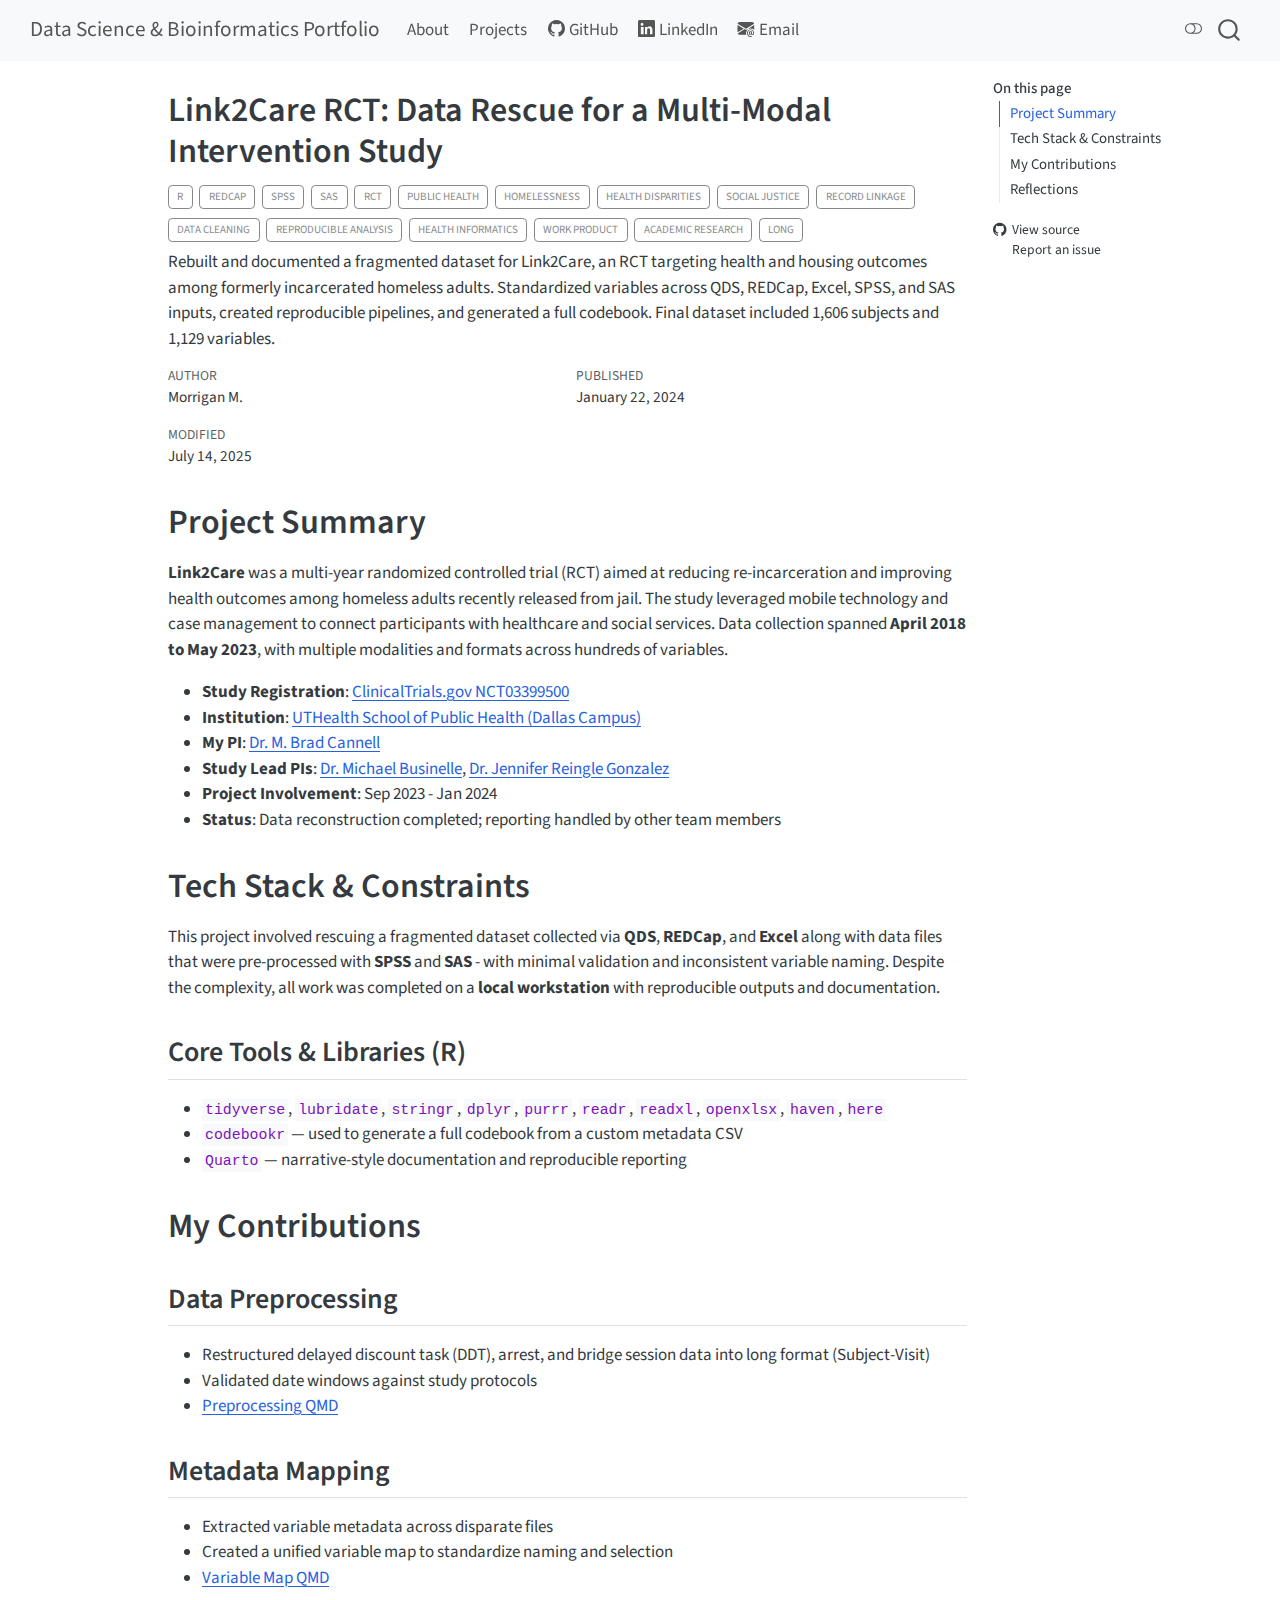
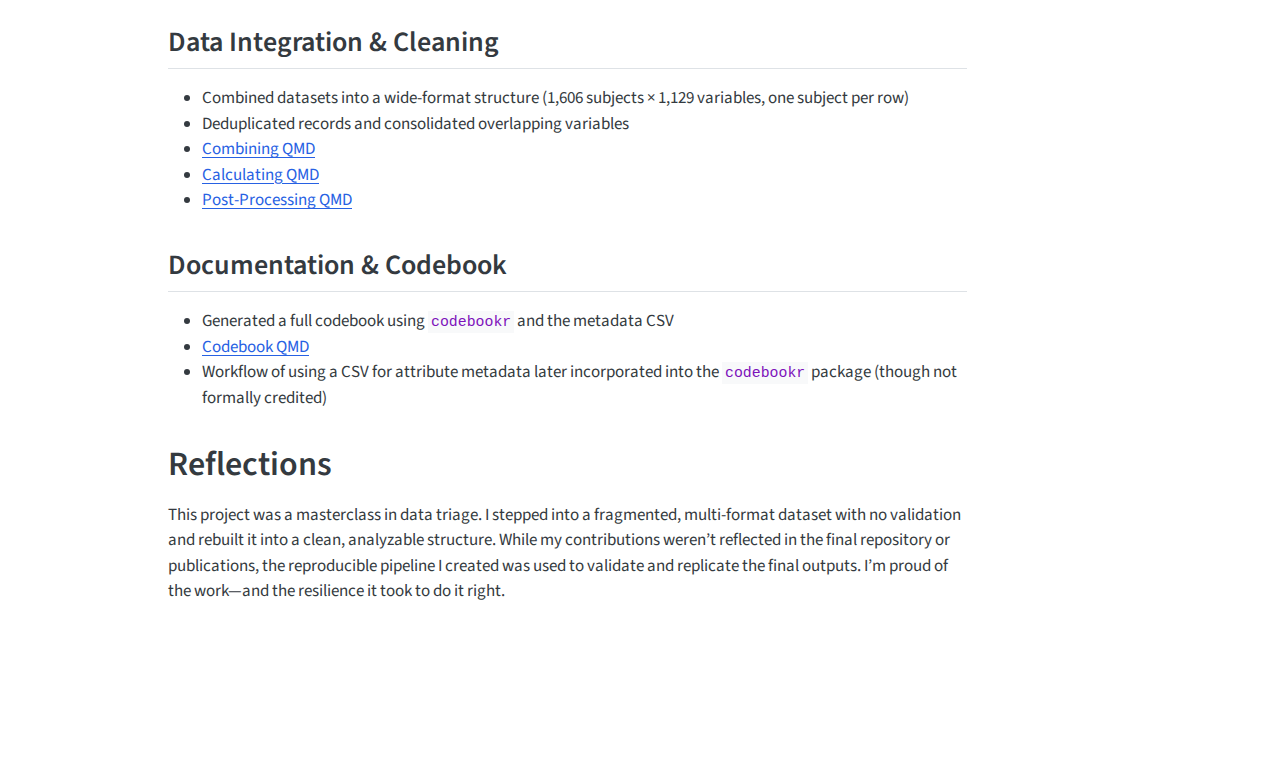
<file: docs/projects/posts/2023_link2care.html>
<!DOCTYPE html>
<html xmlns="http://www.w3.org/1999/xhtml" lang="en" xml:lang="en"><head>

<meta charset="utf-8">
<meta name="generator" content="quarto-1.7.32">

<meta name="viewport" content="width=device-width, initial-scale=1.0, user-scalable=yes">

<meta name="author" content="Morrigan M.">
<meta name="dcterms.date" content="2024-01-22">
<meta name="description" content="Rebuilt and documented a fragmented dataset for Link2Care, an RCT targeting health and housing outcomes among formerly incarcerated homeless adults. Standardized variables across QDS, REDCap, Excel, SPSS, and SAS inputs, created reproducible pipelines, and generated a full codebook. Final dataset included 1,606 subjects and 1,129 variables.">

<title>Link2Care RCT: Data Rescue for a Multi-Modal Intervention Study – Data Science &amp; Bioinformatics Portfolio</title>
<style>
code{white-space: pre-wrap;}
span.smallcaps{font-variant: small-caps;}
div.columns{display: flex; gap: min(4vw, 1.5em);}
div.column{flex: auto; overflow-x: auto;}
div.hanging-indent{margin-left: 1.5em; text-indent: -1.5em;}
ul.task-list{list-style: none;}
ul.task-list li input[type="checkbox"] {
  width: 0.8em;
  margin: 0 0.8em 0.2em -1em; /* quarto-specific, see https://github.com/quarto-dev/quarto-cli/issues/4556 */ 
  vertical-align: middle;
}
</style>


<script src="../../site_libs/quarto-nav/quarto-nav.js"></script>
<script src="../../site_libs/quarto-nav/headroom.min.js"></script>
<script src="../../site_libs/clipboard/clipboard.min.js"></script>
<script src="../../site_libs/quarto-search/autocomplete.umd.js"></script>
<script src="../../site_libs/quarto-search/fuse.min.js"></script>
<script src="../../site_libs/quarto-search/quarto-search.js"></script>
<meta name="quarto:offset" content="../../">
<link href="../.././img/favicon-32x32.png" rel="icon" type="image/png">
<script src="../../site_libs/quarto-html/quarto.js" type="module"></script>
<script src="../../site_libs/quarto-html/tabsets/tabsets.js" type="module"></script>
<script src="../../site_libs/quarto-html/popper.min.js"></script>
<script src="../../site_libs/quarto-html/tippy.umd.min.js"></script>
<script src="../../site_libs/quarto-html/anchor.min.js"></script>
<link href="../../site_libs/quarto-html/tippy.css" rel="stylesheet">
<link href="../../site_libs/quarto-html/quarto-syntax-highlighting-37eea08aefeeee20ff55810ff984fec1.css" rel="stylesheet" class="quarto-color-scheme" id="quarto-text-highlighting-styles">
<link href="../../site_libs/quarto-html/quarto-syntax-highlighting-dark-2fef5ea3f8957b3e4ecc936fc74692ca.css" rel="stylesheet" class="quarto-color-scheme quarto-color-alternate" id="quarto-text-highlighting-styles">
<link href="../../site_libs/quarto-html/quarto-syntax-highlighting-37eea08aefeeee20ff55810ff984fec1.css" rel="stylesheet" class="quarto-color-scheme-extra" id="quarto-text-highlighting-styles">
<script src="../../site_libs/bootstrap/bootstrap.min.js"></script>
<link href="../../site_libs/bootstrap/bootstrap-icons.css" rel="stylesheet">
<link href="../../site_libs/bootstrap/bootstrap-a8daa347c29f3bce361fb1b75b940d3b.min.css" rel="stylesheet" append-hash="true" class="quarto-color-scheme" id="quarto-bootstrap" data-mode="light">
<link href="../../site_libs/bootstrap/bootstrap-dark-ca131377d38971f765fa5a67f280c60e.min.css" rel="stylesheet" append-hash="true" class="quarto-color-scheme quarto-color-alternate" id="quarto-bootstrap" data-mode="dark">
<link href="../../site_libs/bootstrap/bootstrap-a8daa347c29f3bce361fb1b75b940d3b.min.css" rel="stylesheet" append-hash="true" class="quarto-color-scheme-extra" id="quarto-bootstrap" data-mode="light">
<script id="quarto-search-options" type="application/json">{
  "location": "navbar",
  "copy-button": false,
  "collapse-after": 3,
  "panel-placement": "end",
  "type": "overlay",
  "limit": 50,
  "keyboard-shortcut": [
    "f",
    "/",
    "s"
  ],
  "show-item-context": false,
  "language": {
    "search-no-results-text": "No results",
    "search-matching-documents-text": "matching documents",
    "search-copy-link-title": "Copy link to search",
    "search-hide-matches-text": "Hide additional matches",
    "search-more-match-text": "more match in this document",
    "search-more-matches-text": "more matches in this document",
    "search-clear-button-title": "Clear",
    "search-text-placeholder": "",
    "search-detached-cancel-button-title": "Cancel",
    "search-submit-button-title": "Submit",
    "search-label": "Search"
  }
}</script>


</head>

<body class="nav-fixed quarto-light"><script id="quarto-html-before-body" type="application/javascript">
    const toggleBodyColorMode = (bsSheetEl) => {
      const mode = bsSheetEl.getAttribute("data-mode");
      const bodyEl = window.document.querySelector("body");
      if (mode === "dark") {
        bodyEl.classList.add("quarto-dark");
        bodyEl.classList.remove("quarto-light");
      } else {
        bodyEl.classList.add("quarto-light");
        bodyEl.classList.remove("quarto-dark");
      }
    }
    const toggleBodyColorPrimary = () => {
      const bsSheetEl = window.document.querySelector("link#quarto-bootstrap:not([rel=disabled-stylesheet])");
      if (bsSheetEl) {
        toggleBodyColorMode(bsSheetEl);
      }
    }
    const setColorSchemeToggle = (alternate) => {
      const toggles = window.document.querySelectorAll('.quarto-color-scheme-toggle');
      for (let i=0; i < toggles.length; i++) {
        const toggle = toggles[i];
        if (toggle) {
          if (alternate) {
            toggle.classList.add("alternate");
          } else {
            toggle.classList.remove("alternate");
          }
        }
      }
    };
    const toggleColorMode = (alternate) => {
      // Switch the stylesheets
      const primaryStylesheets = window.document.querySelectorAll('link.quarto-color-scheme:not(.quarto-color-alternate)');
      const alternateStylesheets = window.document.querySelectorAll('link.quarto-color-scheme.quarto-color-alternate');
      manageTransitions('#quarto-margin-sidebar .nav-link', false);
      if (alternate) {
        // note: dark is layered on light, we don't disable primary!
        enableStylesheet(alternateStylesheets);
        for (const sheetNode of alternateStylesheets) {
          if (sheetNode.id === "quarto-bootstrap") {
            toggleBodyColorMode(sheetNode);
          }
        }
      } else {
        disableStylesheet(alternateStylesheets);
        enableStylesheet(primaryStylesheets)
        toggleBodyColorPrimary();
      }
      manageTransitions('#quarto-margin-sidebar .nav-link', true);
      // Switch the toggles
      setColorSchemeToggle(alternate)
      // Hack to workaround the fact that safari doesn't
      // properly recolor the scrollbar when toggling (#1455)
      if (navigator.userAgent.indexOf('Safari') > 0 && navigator.userAgent.indexOf('Chrome') == -1) {
        manageTransitions("body", false);
        window.scrollTo(0, 1);
        setTimeout(() => {
          window.scrollTo(0, 0);
          manageTransitions("body", true);
        }, 40);
      }
    }
    const disableStylesheet = (stylesheets) => {
      for (let i=0; i < stylesheets.length; i++) {
        const stylesheet = stylesheets[i];
        stylesheet.rel = 'disabled-stylesheet';
      }
    }
    const enableStylesheet = (stylesheets) => {
      for (let i=0; i < stylesheets.length; i++) {
        const stylesheet = stylesheets[i];
        if(stylesheet.rel !== 'stylesheet') { // for Chrome, which will still FOUC without this check
          stylesheet.rel = 'stylesheet';
        }
      }
    }
    const manageTransitions = (selector, allowTransitions) => {
      const els = window.document.querySelectorAll(selector);
      for (let i=0; i < els.length; i++) {
        const el = els[i];
        if (allowTransitions) {
          el.classList.remove('notransition');
        } else {
          el.classList.add('notransition');
        }
      }
    }
    const isFileUrl = () => {
      return window.location.protocol === 'file:';
    }
    const hasAlternateSentinel = () => {
      let styleSentinel = getColorSchemeSentinel();
      if (styleSentinel !== null) {
        return styleSentinel === "alternate";
      } else {
        return false;
      }
    }
    const setStyleSentinel = (alternate) => {
      const value = alternate ? "alternate" : "default";
      if (!isFileUrl()) {
        window.localStorage.setItem("quarto-color-scheme", value);
      } else {
        localAlternateSentinel = value;
      }
    }
    const getColorSchemeSentinel = () => {
      if (!isFileUrl()) {
        const storageValue = window.localStorage.getItem("quarto-color-scheme");
        return storageValue != null ? storageValue : localAlternateSentinel;
      } else {
        return localAlternateSentinel;
      }
    }
    const toggleGiscusIfUsed = (isAlternate, darkModeDefault) => {
      const baseTheme = document.querySelector('#giscus-base-theme')?.value ?? 'light';
      const alternateTheme = document.querySelector('#giscus-alt-theme')?.value ?? 'dark';
      let newTheme = '';
      if(authorPrefersDark) {
        newTheme = isAlternate ? baseTheme : alternateTheme;
      } else {
        newTheme = isAlternate ? alternateTheme : baseTheme;
      }
      const changeGiscusTheme = () => {
        // From: https://github.com/giscus/giscus/issues/336
        const sendMessage = (message) => {
          const iframe = document.querySelector('iframe.giscus-frame');
          if (!iframe) return;
          iframe.contentWindow.postMessage({ giscus: message }, 'https://giscus.app');
        }
        sendMessage({
          setConfig: {
            theme: newTheme
          }
        });
      }
      const isGiscussLoaded = window.document.querySelector('iframe.giscus-frame') !== null;
      if (isGiscussLoaded) {
        changeGiscusTheme();
      }
    };
    const authorPrefersDark = false;
    const queryPrefersDark = window.matchMedia('(prefers-color-scheme: dark)');
    const darkModeDefault = queryPrefersDark.matches;
      document.querySelector('link#quarto-text-highlighting-styles.quarto-color-scheme-extra').rel = 'disabled-stylesheet';
      document.querySelector('link#quarto-bootstrap.quarto-color-scheme-extra').rel = 'disabled-stylesheet';
    let localAlternateSentinel = darkModeDefault ? 'alternate' : 'default';
    // Dark / light mode switch
    window.quartoToggleColorScheme = () => {
      // Read the current dark / light value
      let toAlternate = !hasAlternateSentinel();
      toggleColorMode(toAlternate);
      setStyleSentinel(toAlternate);
      toggleGiscusIfUsed(toAlternate, darkModeDefault);
      window.dispatchEvent(new Event('resize'));
    };
    queryPrefersDark.addEventListener("change", e => {
      if(window.localStorage.getItem("quarto-color-scheme") !== null)
        return;
      const alternate = e.matches
      toggleColorMode(alternate);
      localAlternateSentinel = e.matches ? 'alternate' : 'default'; // this is used alongside local storage!
      toggleGiscusIfUsed(alternate, darkModeDefault);
    });
    // Switch to dark mode if need be
    if (hasAlternateSentinel()) {
      toggleColorMode(true);
    } else {
      toggleColorMode(false);
    }
  </script>

<div id="quarto-search-results"></div>
  <header id="quarto-header" class="headroom fixed-top">
    <nav class="navbar navbar-expand-lg " data-bs-theme="dark">
      <div class="navbar-container container-fluid">
      <div class="navbar-brand-container mx-auto">
    <a class="navbar-brand" href="../../index.html">
    <span class="navbar-title">Data Science &amp; Bioinformatics Portfolio</span>
    </a>
  </div>
            <div id="quarto-search" class="" title="Search"></div>
          <button class="navbar-toggler" type="button" data-bs-toggle="collapse" data-bs-target="#navbarCollapse" aria-controls="navbarCollapse" role="menu" aria-expanded="false" aria-label="Toggle navigation" onclick="if (window.quartoToggleHeadroom) { window.quartoToggleHeadroom(); }">
  <span class="navbar-toggler-icon"></span>
</button>
          <div class="collapse navbar-collapse" id="navbarCollapse">
            <ul class="navbar-nav navbar-nav-scroll me-auto">
  <li class="nav-item">
    <a class="nav-link" href="../../index.html"> 
<span class="menu-text">About</span></a>
  </li>  
  <li class="nav-item">
    <a class="nav-link" href="../../projects.html"> 
<span class="menu-text">Projects</span></a>
  </li>  
  <li class="nav-item">
    <a class="nav-link" href="https://github.com/corvidfox"> <i class="bi bi-github" role="img">
</i> 
<span class="menu-text">GitHub</span></a>
  </li>  
  <li class="nav-item">
    <a class="nav-link" href="https://www.linkedin.com/in/morrigan-mahady-6b640712b"> <i class="bi bi-linkedin" role="img">
</i> 
<span class="menu-text">LinkedIn</span></a>
  </li>  
  <li class="nav-item">
    <a class="nav-link" href="mailto:anmorrigan@proton.me"> <i class="bi bi-envelope-at-fill" role="img">
</i> 
<span class="menu-text">Email</span></a>
  </li>  
</ul>
          </div> <!-- /navcollapse -->
            <div class="quarto-navbar-tools">
  <a href="" class="quarto-color-scheme-toggle quarto-navigation-tool  px-1" onclick="window.quartoToggleColorScheme(); return false;" title="Toggle dark mode"><i class="bi"></i></a>
</div>
      </div> <!-- /container-fluid -->
    </nav>
</header>
<!-- content -->
<div id="quarto-content" class="quarto-container page-columns page-rows-contents page-layout-article page-navbar">
<!-- sidebar -->
<!-- margin-sidebar -->
    <div id="quarto-margin-sidebar" class="sidebar margin-sidebar">
        <nav id="TOC" role="doc-toc" class="toc-active">
    <h2 id="toc-title">On this page</h2>
   
  <ul>
  <li><a href="#project-summary" id="toc-project-summary" class="nav-link active" data-scroll-target="#project-summary">Project Summary</a></li>
  <li><a href="#tech-stack-constraints" id="toc-tech-stack-constraints" class="nav-link" data-scroll-target="#tech-stack-constraints">Tech Stack &amp; Constraints</a>
  <ul class="collapse">
  <li><a href="#core-tools-libraries-r" id="toc-core-tools-libraries-r" class="nav-link" data-scroll-target="#core-tools-libraries-r">Core Tools &amp; Libraries (R)</a></li>
  </ul></li>
  <li><a href="#my-contributions" id="toc-my-contributions" class="nav-link" data-scroll-target="#my-contributions">My Contributions</a>
  <ul class="collapse">
  <li><a href="#data-preprocessing" id="toc-data-preprocessing" class="nav-link" data-scroll-target="#data-preprocessing">Data Preprocessing</a></li>
  <li><a href="#metadata-mapping" id="toc-metadata-mapping" class="nav-link" data-scroll-target="#metadata-mapping">Metadata Mapping</a></li>
  <li><a href="#data-integration-cleaning" id="toc-data-integration-cleaning" class="nav-link" data-scroll-target="#data-integration-cleaning">Data Integration &amp; Cleaning</a></li>
  <li><a href="#documentation-codebook" id="toc-documentation-codebook" class="nav-link" data-scroll-target="#documentation-codebook">Documentation &amp; Codebook</a></li>
  </ul></li>
  <li><a href="#reflections" id="toc-reflections" class="nav-link" data-scroll-target="#reflections">Reflections</a></li>
  </ul>
<div class="toc-actions"><ul><li><a href="https://github.com/corvidfox/corvidfox.github.io/blob/main/projects/posts/2023_link2care.qmd" class="toc-action"><i class="bi bi-github"></i>View source</a></li><li><a href="https://github.com/corvidfox/corvidfox.github.io/issues/new" class="toc-action"><i class="bi empty"></i>Report an issue</a></li></ul></div></nav>
    </div>
<!-- main -->
<main class="content" id="quarto-document-content">


<header id="title-block-header" class="quarto-title-block default">
<div class="quarto-title">
<h1 class="title">Link2Care RCT: Data Rescue for a Multi-Modal Intervention Study</h1>
  <div class="quarto-categories">
    <div class="quarto-category">R</div>
    <div class="quarto-category">REDCap</div>
    <div class="quarto-category">SPSS</div>
    <div class="quarto-category">SAS</div>
    <div class="quarto-category">RCT</div>
    <div class="quarto-category">Public Health</div>
    <div class="quarto-category">Homelessness</div>
    <div class="quarto-category">Health Disparities</div>
    <div class="quarto-category">Social Justice</div>
    <div class="quarto-category">Record Linkage</div>
    <div class="quarto-category">Data Cleaning</div>
    <div class="quarto-category">Reproducible Analysis</div>
    <div class="quarto-category">Health Informatics</div>
    <div class="quarto-category">Work Product</div>
    <div class="quarto-category">Academic Research</div>
    <div class="quarto-category">Long</div>
  </div>
  </div>

<div>
  <div class="description">
    Rebuilt and documented a fragmented dataset for Link2Care, an RCT targeting health and housing outcomes among formerly incarcerated homeless adults. Standardized variables across QDS, REDCap, Excel, SPSS, and SAS inputs, created reproducible pipelines, and generated a full codebook. Final dataset included 1,606 subjects and 1,129 variables.
  </div>
</div>


<div class="quarto-title-meta">

    <div>
    <div class="quarto-title-meta-heading">Author</div>
    <div class="quarto-title-meta-contents">
             <p>Morrigan M. </p>
          </div>
  </div>
    
    <div>
    <div class="quarto-title-meta-heading">Published</div>
    <div class="quarto-title-meta-contents">
      <p class="date">January 22, 2024</p>
    </div>
  </div>
  
    <div>
    <div class="quarto-title-meta-heading">Modified</div>
    <div class="quarto-title-meta-contents">
      <p class="date-modified">July 14, 2025</p>
    </div>
  </div>
    
  </div>
  


</header>


<section id="project-summary" class="level1">
<h1>Project Summary</h1>
<p><strong>Link2Care</strong> was a multi-year randomized controlled trial (RCT) aimed at reducing re-incarceration and improving health outcomes among homeless adults recently released from jail. The study leveraged mobile technology and case management to connect participants with healthcare and social services. Data collection spanned <strong>April 2018 to May 2023</strong>, with multiple modalities and formats across hundreds of variables.</p>
<ul>
<li><strong>Study Registration</strong>: <a href="https://clinicaltrials.gov/study/NCT03399500?term=link2care&amp;rank=3">ClinicalTrials.gov NCT03399500</a><br>
</li>
<li><strong>Institution</strong>: <a href="https://sph.uth.edu/campuses/dallas">UTHealth School of Public Health (Dallas Campus)</a><br>
</li>
<li><strong>My PI</strong>: <a href="https://brad-cannell.github.io/">Dr.&nbsp;M. Brad Cannell</a><br>
</li>
<li><strong>Study Lead PIs</strong>: <a href="https://medicine.ouhsc.edu/academic-departments/family-and-preventive-medicine/faculty/michael-s-businelle-phd">Dr.&nbsp;Michael Businelle</a>, <a href="https://mmhpi.org/staff/jennifer-gonzalez/">Dr.&nbsp;Jennifer Reingle Gonzalez</a><br>
</li>
<li><strong>Project Involvement</strong>: Sep 2023 - Jan 2024<br>
</li>
<li><strong>Status</strong>: Data reconstruction completed; reporting handled by other team members</li>
</ul>
</section>
<section id="tech-stack-constraints" class="level1">
<h1>Tech Stack &amp; Constraints</h1>
<p>This project involved rescuing a fragmented dataset collected via <strong>QDS</strong>, <strong>REDCap</strong>, and <strong>Excel</strong> along with data files that were pre-processed with <strong>SPSS</strong> and <strong>SAS</strong> - with minimal validation and inconsistent variable naming. Despite the complexity, all work was completed on a <strong>local workstation</strong> with reproducible outputs and documentation.</p>
<section id="core-tools-libraries-r" class="level2">
<h2 class="anchored" data-anchor-id="core-tools-libraries-r">Core Tools &amp; Libraries (R)</h2>
<ul>
<li><code>tidyverse</code>, <code>lubridate</code>, <code>stringr</code>, <code>dplyr</code>, <code>purrr</code>, <code>readr</code>, <code>readxl</code>, <code>openxlsx</code>, <code>haven</code>, <code>here</code><br>
</li>
<li><code>codebookr</code> — used to generate a full codebook from a custom metadata CSV<br>
</li>
<li><code>Quarto</code> — narrative-style documentation and reproducible reporting</li>
</ul>
</section>
</section>
<section id="my-contributions" class="level1">
<h1>My Contributions</h1>
<section id="data-preprocessing" class="level2">
<h2 class="anchored" data-anchor-id="data-preprocessing">Data Preprocessing</h2>
<ul>
<li>Restructured delayed discount task (DDT), arrest, and bridge session data into long format (Subject-Visit)</li>
<li>Validated date windows against study protocols<br>
</li>
<li><a href="https://github.com/corvidfox/link2care_public/blob/master/data_survey_01_preprocess.qmd">Preprocessing QMD</a></li>
</ul>
</section>
<section id="metadata-mapping" class="level2">
<h2 class="anchored" data-anchor-id="metadata-mapping">Metadata Mapping</h2>
<ul>
<li>Extracted variable metadata across disparate files<br>
</li>
<li>Created a unified variable map to standardize naming and selection<br>
</li>
<li><a href="https://github.com/corvidfox/link2care_public/blob/master/data_survey_02_map_variables.qmd">Variable Map QMD</a></li>
</ul>
</section>
<section id="data-integration-cleaning" class="level2">
<h2 class="anchored" data-anchor-id="data-integration-cleaning">Data Integration &amp; Cleaning</h2>
<ul>
<li>Combined datasets into a wide-format structure (1,606 subjects × 1,129 variables, one subject per row)<br>
</li>
<li>Deduplicated records and consolidated overlapping variables<br>
</li>
<li><a href="https://github.com/corvidfox/link2care_public/blob/master/data_survey_03_combining.qmd">Combining QMD</a><br>
</li>
<li><a href="https://github.com/corvidfox/link2care_public/blob/master/data_survey_04_calculating.qmd">Calculating QMD</a><br>
</li>
<li><a href="https://github.com/corvidfox/link2care_public/blob/master/data_survey_05_post_processing.qmd">Post-Processing QMD</a></li>
</ul>
</section>
<section id="documentation-codebook" class="level2">
<h2 class="anchored" data-anchor-id="documentation-codebook">Documentation &amp; Codebook</h2>
<ul>
<li>Generated a full codebook using <code>codebookr</code> and the metadata CSV<br>
</li>
<li><a href="https://github.com/corvidfox/link2care_public/blob/master/data_survey_06_codebookr.qmd">Codebook QMD</a><br>
</li>
<li>Workflow of using a CSV for attribute metadata later incorporated into the <code>codebookr</code> package (though not formally credited)</li>
</ul>
</section>
</section>
<section id="reflections" class="level1">
<h1>Reflections</h1>
<p>This project was a masterclass in data triage. I stepped into a fragmented, multi-format dataset with no validation and rebuilt it into a clean, analyzable structure. While my contributions weren’t reflected in the final repository or publications, the reproducible pipeline I created was used to validate and replicate the final outputs. I’m proud of the work—and the resilience it took to do it right.</p>


</section>

<a onclick="window.scrollTo(0, 0); return false;" role="button" id="quarto-back-to-top"><i class="bi bi-arrow-up"></i> Back to top</a></main> <!-- /main -->
<script id="quarto-html-after-body" type="application/javascript">
  window.document.addEventListener("DOMContentLoaded", function (event) {
    // Ensure there is a toggle, if there isn't float one in the top right
    if (window.document.querySelector('.quarto-color-scheme-toggle') === null) {
      const a = window.document.createElement('a');
      a.classList.add('top-right');
      a.classList.add('quarto-color-scheme-toggle');
      a.href = "";
      a.onclick = function() { try { window.quartoToggleColorScheme(); } catch {} return false; };
      const i = window.document.createElement("i");
      i.classList.add('bi');
      a.appendChild(i);
      window.document.body.appendChild(a);
    }
    setColorSchemeToggle(hasAlternateSentinel())
    const icon = "";
    const anchorJS = new window.AnchorJS();
    anchorJS.options = {
      placement: 'right',
      icon: icon
    };
    anchorJS.add('.anchored');
    const isCodeAnnotation = (el) => {
      for (const clz of el.classList) {
        if (clz.startsWith('code-annotation-')) {                     
          return true;
        }
      }
      return false;
    }
    const onCopySuccess = function(e) {
      // button target
      const button = e.trigger;
      // don't keep focus
      button.blur();
      // flash "checked"
      button.classList.add('code-copy-button-checked');
      var currentTitle = button.getAttribute("title");
      button.setAttribute("title", "Copied!");
      let tooltip;
      if (window.bootstrap) {
        button.setAttribute("data-bs-toggle", "tooltip");
        button.setAttribute("data-bs-placement", "left");
        button.setAttribute("data-bs-title", "Copied!");
        tooltip = new bootstrap.Tooltip(button, 
          { trigger: "manual", 
            customClass: "code-copy-button-tooltip",
            offset: [0, -8]});
        tooltip.show();    
      }
      setTimeout(function() {
        if (tooltip) {
          tooltip.hide();
          button.removeAttribute("data-bs-title");
          button.removeAttribute("data-bs-toggle");
          button.removeAttribute("data-bs-placement");
        }
        button.setAttribute("title", currentTitle);
        button.classList.remove('code-copy-button-checked');
      }, 1000);
      // clear code selection
      e.clearSelection();
    }
    const getTextToCopy = function(trigger) {
        const codeEl = trigger.previousElementSibling.cloneNode(true);
        for (const childEl of codeEl.children) {
          if (isCodeAnnotation(childEl)) {
            childEl.remove();
          }
        }
        return codeEl.innerText;
    }
    const clipboard = new window.ClipboardJS('.code-copy-button:not([data-in-quarto-modal])', {
      text: getTextToCopy
    });
    clipboard.on('success', onCopySuccess);
    if (window.document.getElementById('quarto-embedded-source-code-modal')) {
      const clipboardModal = new window.ClipboardJS('.code-copy-button[data-in-quarto-modal]', {
        text: getTextToCopy,
        container: window.document.getElementById('quarto-embedded-source-code-modal')
      });
      clipboardModal.on('success', onCopySuccess);
    }
      var localhostRegex = new RegExp(/^(?:http|https):\/\/localhost\:?[0-9]*\//);
      var mailtoRegex = new RegExp(/^mailto:/);
        var filterRegex = new RegExp('/' + window.location.host + '/');
      var isInternal = (href) => {
          return filterRegex.test(href) || localhostRegex.test(href) || mailtoRegex.test(href);
      }
      // Inspect non-navigation links and adorn them if external
     var links = window.document.querySelectorAll('a[href]:not(.nav-link):not(.navbar-brand):not(.toc-action):not(.sidebar-link):not(.sidebar-item-toggle):not(.pagination-link):not(.no-external):not([aria-hidden]):not(.dropdown-item):not(.quarto-navigation-tool):not(.about-link)');
      for (var i=0; i<links.length; i++) {
        const link = links[i];
        if (!isInternal(link.href)) {
          // undo the damage that might have been done by quarto-nav.js in the case of
          // links that we want to consider external
          if (link.dataset.originalHref !== undefined) {
            link.href = link.dataset.originalHref;
          }
        }
      }
    function tippyHover(el, contentFn, onTriggerFn, onUntriggerFn) {
      const config = {
        allowHTML: true,
        maxWidth: 500,
        delay: 100,
        arrow: false,
        appendTo: function(el) {
            return el.parentElement;
        },
        interactive: true,
        interactiveBorder: 10,
        theme: 'quarto',
        placement: 'bottom-start',
      };
      if (contentFn) {
        config.content = contentFn;
      }
      if (onTriggerFn) {
        config.onTrigger = onTriggerFn;
      }
      if (onUntriggerFn) {
        config.onUntrigger = onUntriggerFn;
      }
      window.tippy(el, config); 
    }
    const noterefs = window.document.querySelectorAll('a[role="doc-noteref"]');
    for (var i=0; i<noterefs.length; i++) {
      const ref = noterefs[i];
      tippyHover(ref, function() {
        // use id or data attribute instead here
        let href = ref.getAttribute('data-footnote-href') || ref.getAttribute('href');
        try { href = new URL(href).hash; } catch {}
        const id = href.replace(/^#\/?/, "");
        const note = window.document.getElementById(id);
        if (note) {
          return note.innerHTML;
        } else {
          return "";
        }
      });
    }
    const xrefs = window.document.querySelectorAll('a.quarto-xref');
    const processXRef = (id, note) => {
      // Strip column container classes
      const stripColumnClz = (el) => {
        el.classList.remove("page-full", "page-columns");
        if (el.children) {
          for (const child of el.children) {
            stripColumnClz(child);
          }
        }
      }
      stripColumnClz(note)
      if (id === null || id.startsWith('sec-')) {
        // Special case sections, only their first couple elements
        const container = document.createElement("div");
        if (note.children && note.children.length > 2) {
          container.appendChild(note.children[0].cloneNode(true));
          for (let i = 1; i < note.children.length; i++) {
            const child = note.children[i];
            if (child.tagName === "P" && child.innerText === "") {
              continue;
            } else {
              container.appendChild(child.cloneNode(true));
              break;
            }
          }
          if (window.Quarto?.typesetMath) {
            window.Quarto.typesetMath(container);
          }
          return container.innerHTML
        } else {
          if (window.Quarto?.typesetMath) {
            window.Quarto.typesetMath(note);
          }
          return note.innerHTML;
        }
      } else {
        // Remove any anchor links if they are present
        const anchorLink = note.querySelector('a.anchorjs-link');
        if (anchorLink) {
          anchorLink.remove();
        }
        if (window.Quarto?.typesetMath) {
          window.Quarto.typesetMath(note);
        }
        if (note.classList.contains("callout")) {
          return note.outerHTML;
        } else {
          return note.innerHTML;
        }
      }
    }
    for (var i=0; i<xrefs.length; i++) {
      const xref = xrefs[i];
      tippyHover(xref, undefined, function(instance) {
        instance.disable();
        let url = xref.getAttribute('href');
        let hash = undefined; 
        if (url.startsWith('#')) {
          hash = url;
        } else {
          try { hash = new URL(url).hash; } catch {}
        }
        if (hash) {
          const id = hash.replace(/^#\/?/, "");
          const note = window.document.getElementById(id);
          if (note !== null) {
            try {
              const html = processXRef(id, note.cloneNode(true));
              instance.setContent(html);
            } finally {
              instance.enable();
              instance.show();
            }
          } else {
            // See if we can fetch this
            fetch(url.split('#')[0])
            .then(res => res.text())
            .then(html => {
              const parser = new DOMParser();
              const htmlDoc = parser.parseFromString(html, "text/html");
              const note = htmlDoc.getElementById(id);
              if (note !== null) {
                const html = processXRef(id, note);
                instance.setContent(html);
              } 
            }).finally(() => {
              instance.enable();
              instance.show();
            });
          }
        } else {
          // See if we can fetch a full url (with no hash to target)
          // This is a special case and we should probably do some content thinning / targeting
          fetch(url)
          .then(res => res.text())
          .then(html => {
            const parser = new DOMParser();
            const htmlDoc = parser.parseFromString(html, "text/html");
            const note = htmlDoc.querySelector('main.content');
            if (note !== null) {
              // This should only happen for chapter cross references
              // (since there is no id in the URL)
              // remove the first header
              if (note.children.length > 0 && note.children[0].tagName === "HEADER") {
                note.children[0].remove();
              }
              const html = processXRef(null, note);
              instance.setContent(html);
            } 
          }).finally(() => {
            instance.enable();
            instance.show();
          });
        }
      }, function(instance) {
      });
    }
        let selectedAnnoteEl;
        const selectorForAnnotation = ( cell, annotation) => {
          let cellAttr = 'data-code-cell="' + cell + '"';
          let lineAttr = 'data-code-annotation="' +  annotation + '"';
          const selector = 'span[' + cellAttr + '][' + lineAttr + ']';
          return selector;
        }
        const selectCodeLines = (annoteEl) => {
          const doc = window.document;
          const targetCell = annoteEl.getAttribute("data-target-cell");
          const targetAnnotation = annoteEl.getAttribute("data-target-annotation");
          const annoteSpan = window.document.querySelector(selectorForAnnotation(targetCell, targetAnnotation));
          const lines = annoteSpan.getAttribute("data-code-lines").split(",");
          const lineIds = lines.map((line) => {
            return targetCell + "-" + line;
          })
          let top = null;
          let height = null;
          let parent = null;
          if (lineIds.length > 0) {
              //compute the position of the single el (top and bottom and make a div)
              const el = window.document.getElementById(lineIds[0]);
              top = el.offsetTop;
              height = el.offsetHeight;
              parent = el.parentElement.parentElement;
            if (lineIds.length > 1) {
              const lastEl = window.document.getElementById(lineIds[lineIds.length - 1]);
              const bottom = lastEl.offsetTop + lastEl.offsetHeight;
              height = bottom - top;
            }
            if (top !== null && height !== null && parent !== null) {
              // cook up a div (if necessary) and position it 
              let div = window.document.getElementById("code-annotation-line-highlight");
              if (div === null) {
                div = window.document.createElement("div");
                div.setAttribute("id", "code-annotation-line-highlight");
                div.style.position = 'absolute';
                parent.appendChild(div);
              }
              div.style.top = top - 2 + "px";
              div.style.height = height + 4 + "px";
              div.style.left = 0;
              let gutterDiv = window.document.getElementById("code-annotation-line-highlight-gutter");
              if (gutterDiv === null) {
                gutterDiv = window.document.createElement("div");
                gutterDiv.setAttribute("id", "code-annotation-line-highlight-gutter");
                gutterDiv.style.position = 'absolute';
                const codeCell = window.document.getElementById(targetCell);
                const gutter = codeCell.querySelector('.code-annotation-gutter');
                gutter.appendChild(gutterDiv);
              }
              gutterDiv.style.top = top - 2 + "px";
              gutterDiv.style.height = height + 4 + "px";
            }
            selectedAnnoteEl = annoteEl;
          }
        };
        const unselectCodeLines = () => {
          const elementsIds = ["code-annotation-line-highlight", "code-annotation-line-highlight-gutter"];
          elementsIds.forEach((elId) => {
            const div = window.document.getElementById(elId);
            if (div) {
              div.remove();
            }
          });
          selectedAnnoteEl = undefined;
        };
          // Handle positioning of the toggle
      window.addEventListener(
        "resize",
        throttle(() => {
          elRect = undefined;
          if (selectedAnnoteEl) {
            selectCodeLines(selectedAnnoteEl);
          }
        }, 10)
      );
      function throttle(fn, ms) {
      let throttle = false;
      let timer;
        return (...args) => {
          if(!throttle) { // first call gets through
              fn.apply(this, args);
              throttle = true;
          } else { // all the others get throttled
              if(timer) clearTimeout(timer); // cancel #2
              timer = setTimeout(() => {
                fn.apply(this, args);
                timer = throttle = false;
              }, ms);
          }
        };
      }
        // Attach click handler to the DT
        const annoteDls = window.document.querySelectorAll('dt[data-target-cell]');
        for (const annoteDlNode of annoteDls) {
          annoteDlNode.addEventListener('click', (event) => {
            const clickedEl = event.target;
            if (clickedEl !== selectedAnnoteEl) {
              unselectCodeLines();
              const activeEl = window.document.querySelector('dt[data-target-cell].code-annotation-active');
              if (activeEl) {
                activeEl.classList.remove('code-annotation-active');
              }
              selectCodeLines(clickedEl);
              clickedEl.classList.add('code-annotation-active');
            } else {
              // Unselect the line
              unselectCodeLines();
              clickedEl.classList.remove('code-annotation-active');
            }
          });
        }
    const findCites = (el) => {
      const parentEl = el.parentElement;
      if (parentEl) {
        const cites = parentEl.dataset.cites;
        if (cites) {
          return {
            el,
            cites: cites.split(' ')
          };
        } else {
          return findCites(el.parentElement)
        }
      } else {
        return undefined;
      }
    };
    var bibliorefs = window.document.querySelectorAll('a[role="doc-biblioref"]');
    for (var i=0; i<bibliorefs.length; i++) {
      const ref = bibliorefs[i];
      const citeInfo = findCites(ref);
      if (citeInfo) {
        tippyHover(citeInfo.el, function() {
          var popup = window.document.createElement('div');
          citeInfo.cites.forEach(function(cite) {
            var citeDiv = window.document.createElement('div');
            citeDiv.classList.add('hanging-indent');
            citeDiv.classList.add('csl-entry');
            var biblioDiv = window.document.getElementById('ref-' + cite);
            if (biblioDiv) {
              citeDiv.innerHTML = biblioDiv.innerHTML;
            }
            popup.appendChild(citeDiv);
          });
          return popup.innerHTML;
        });
      }
    }
  });
  </script>
</div> <!-- /content -->




<footer class="footer"><div class="nav-footer"><div class="nav-footer-center"><div class="toc-actions d-sm-block d-md-none"><ul><li><a href="https://github.com/corvidfox/corvidfox.github.io/blob/main/projects/posts/2023_link2care.qmd" class="toc-action"><i class="bi bi-github"></i>View source</a></li><li><a href="https://github.com/corvidfox/corvidfox.github.io/issues/new" class="toc-action"><i class="bi empty"></i>Report an issue</a></li></ul></div></div></div></footer></body></html>
</file>
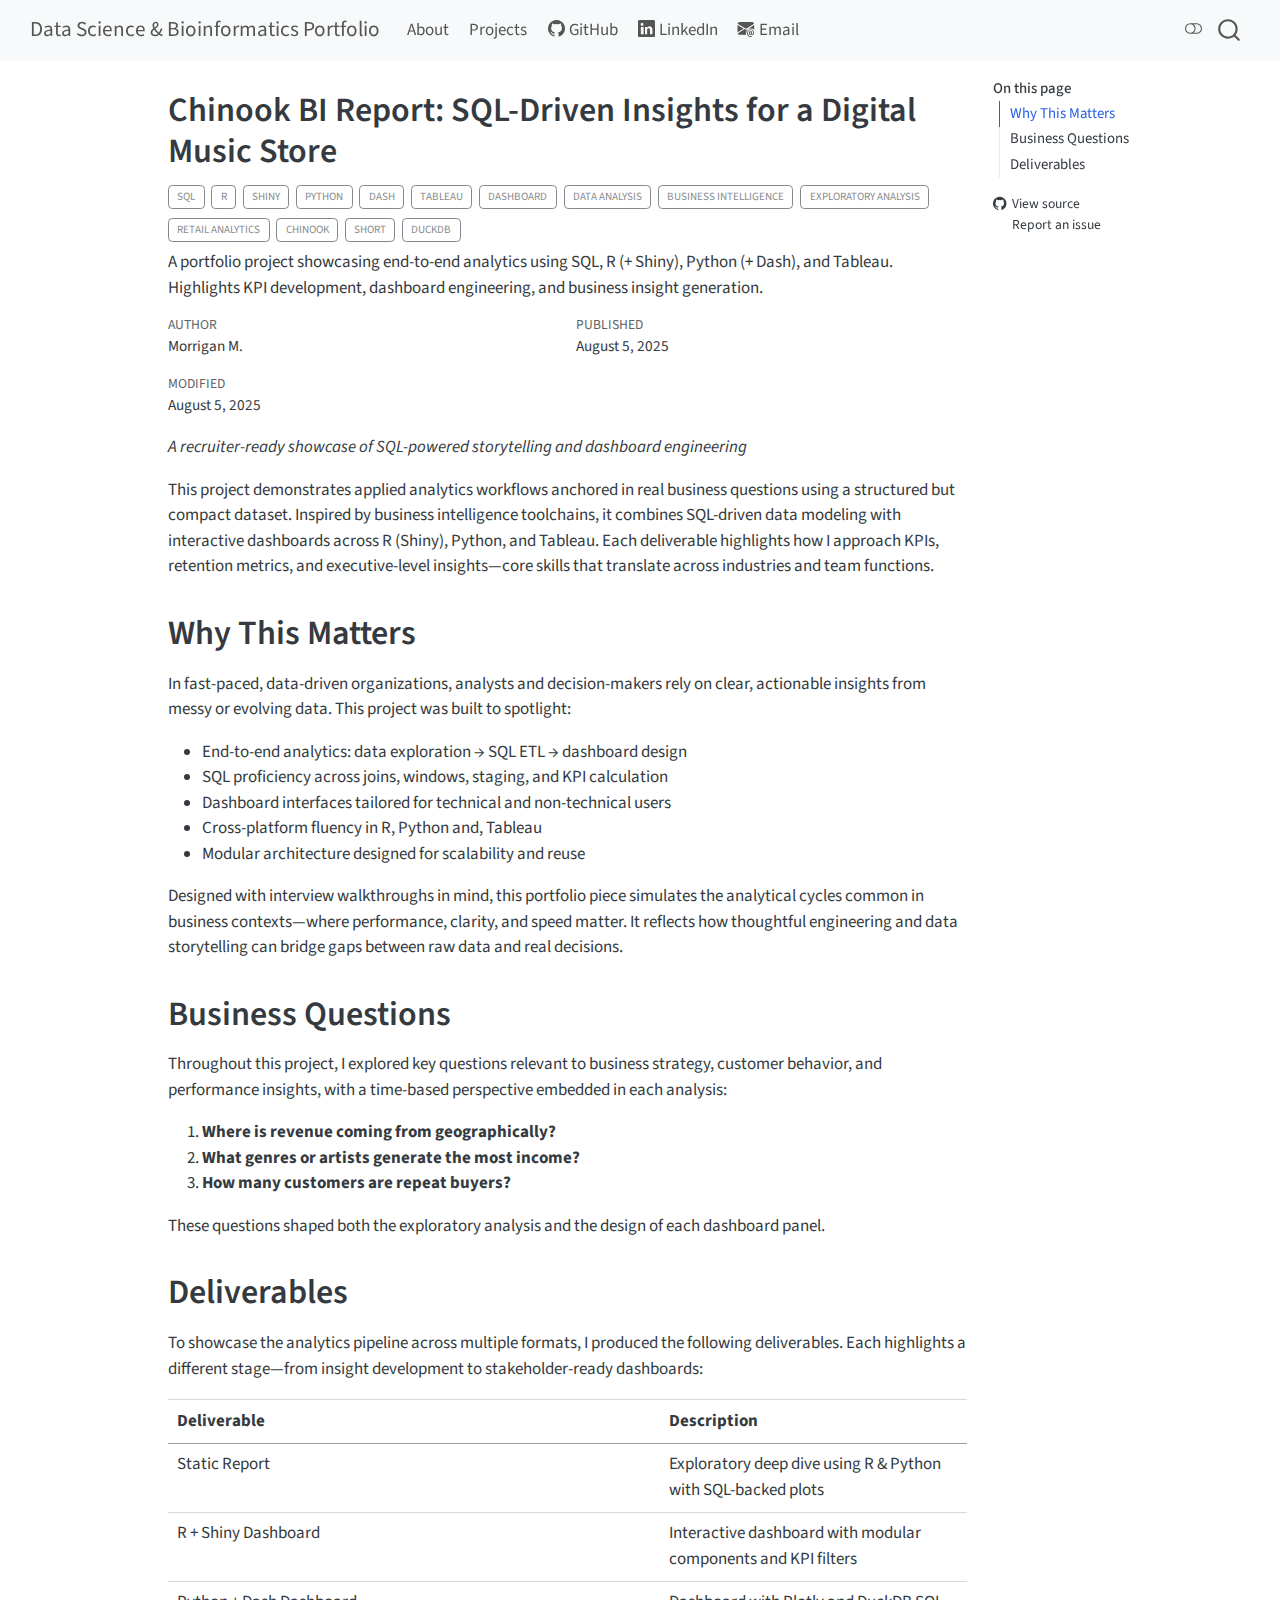
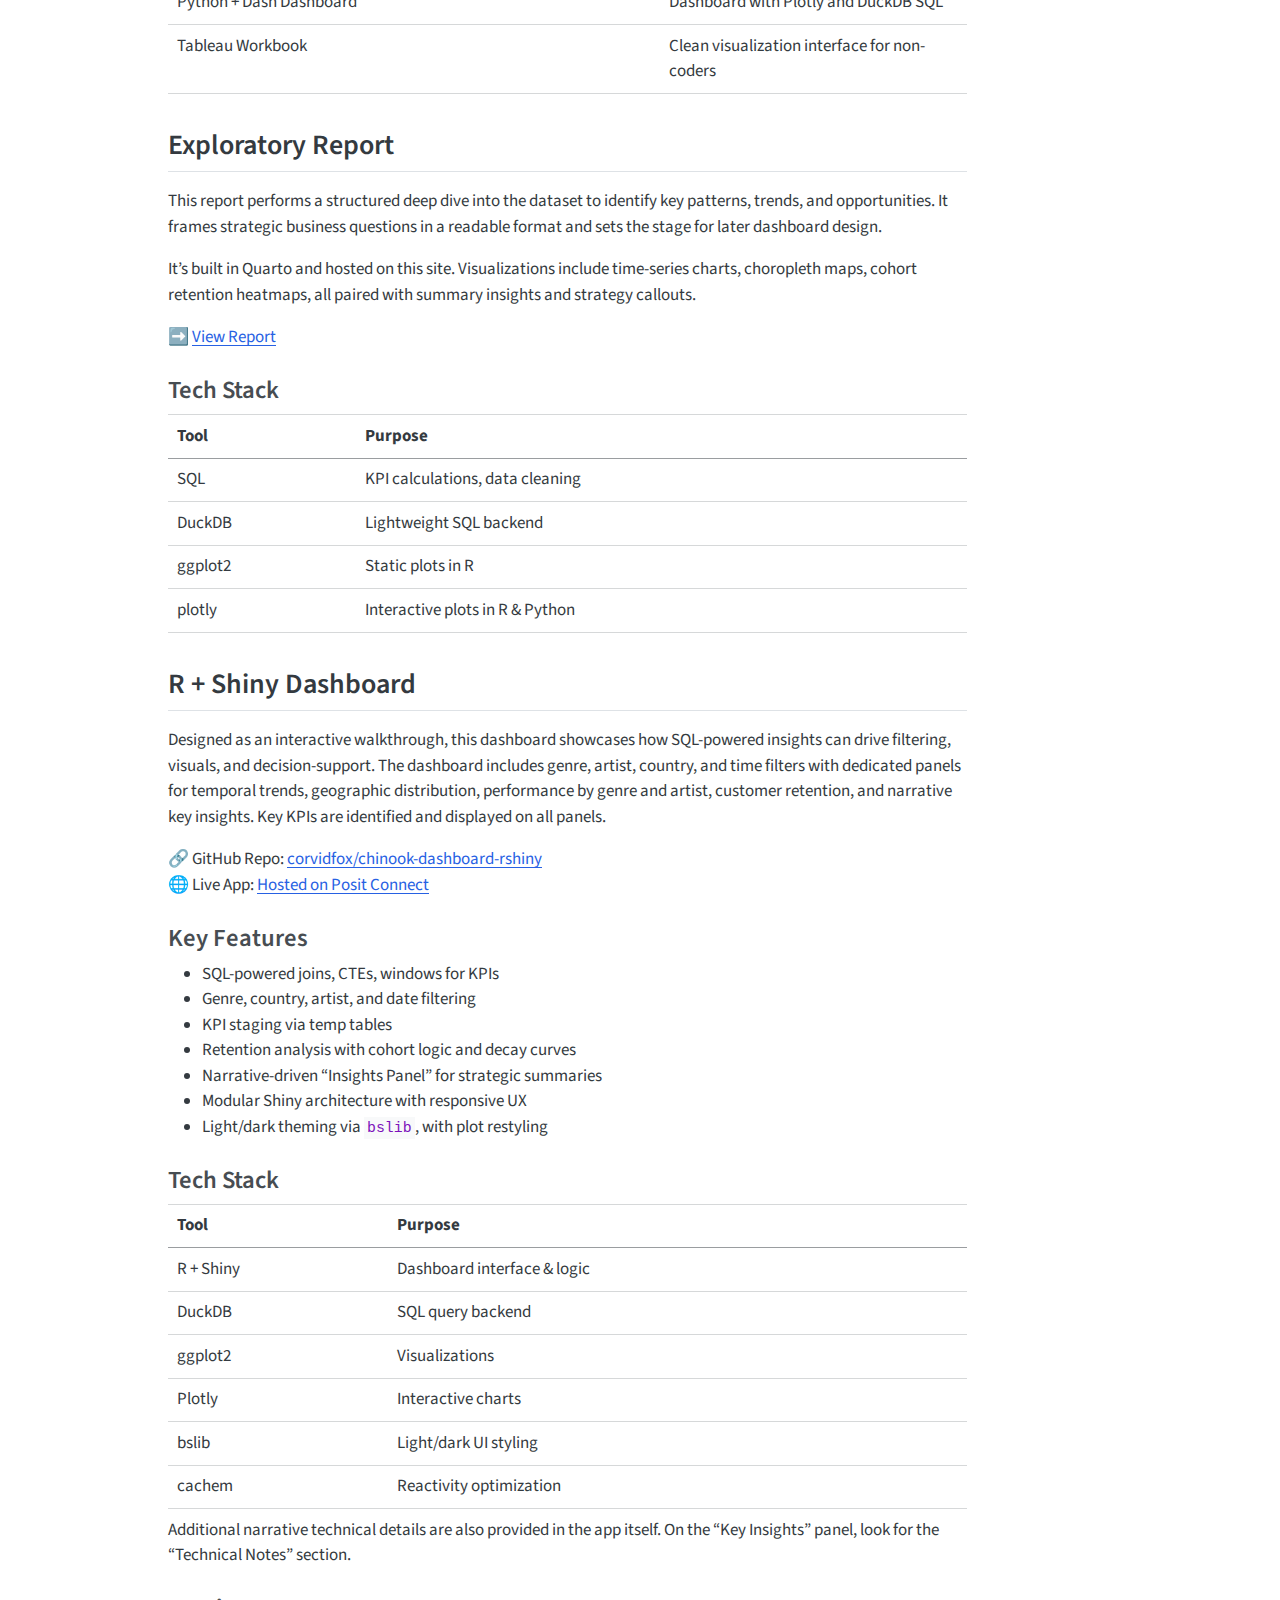
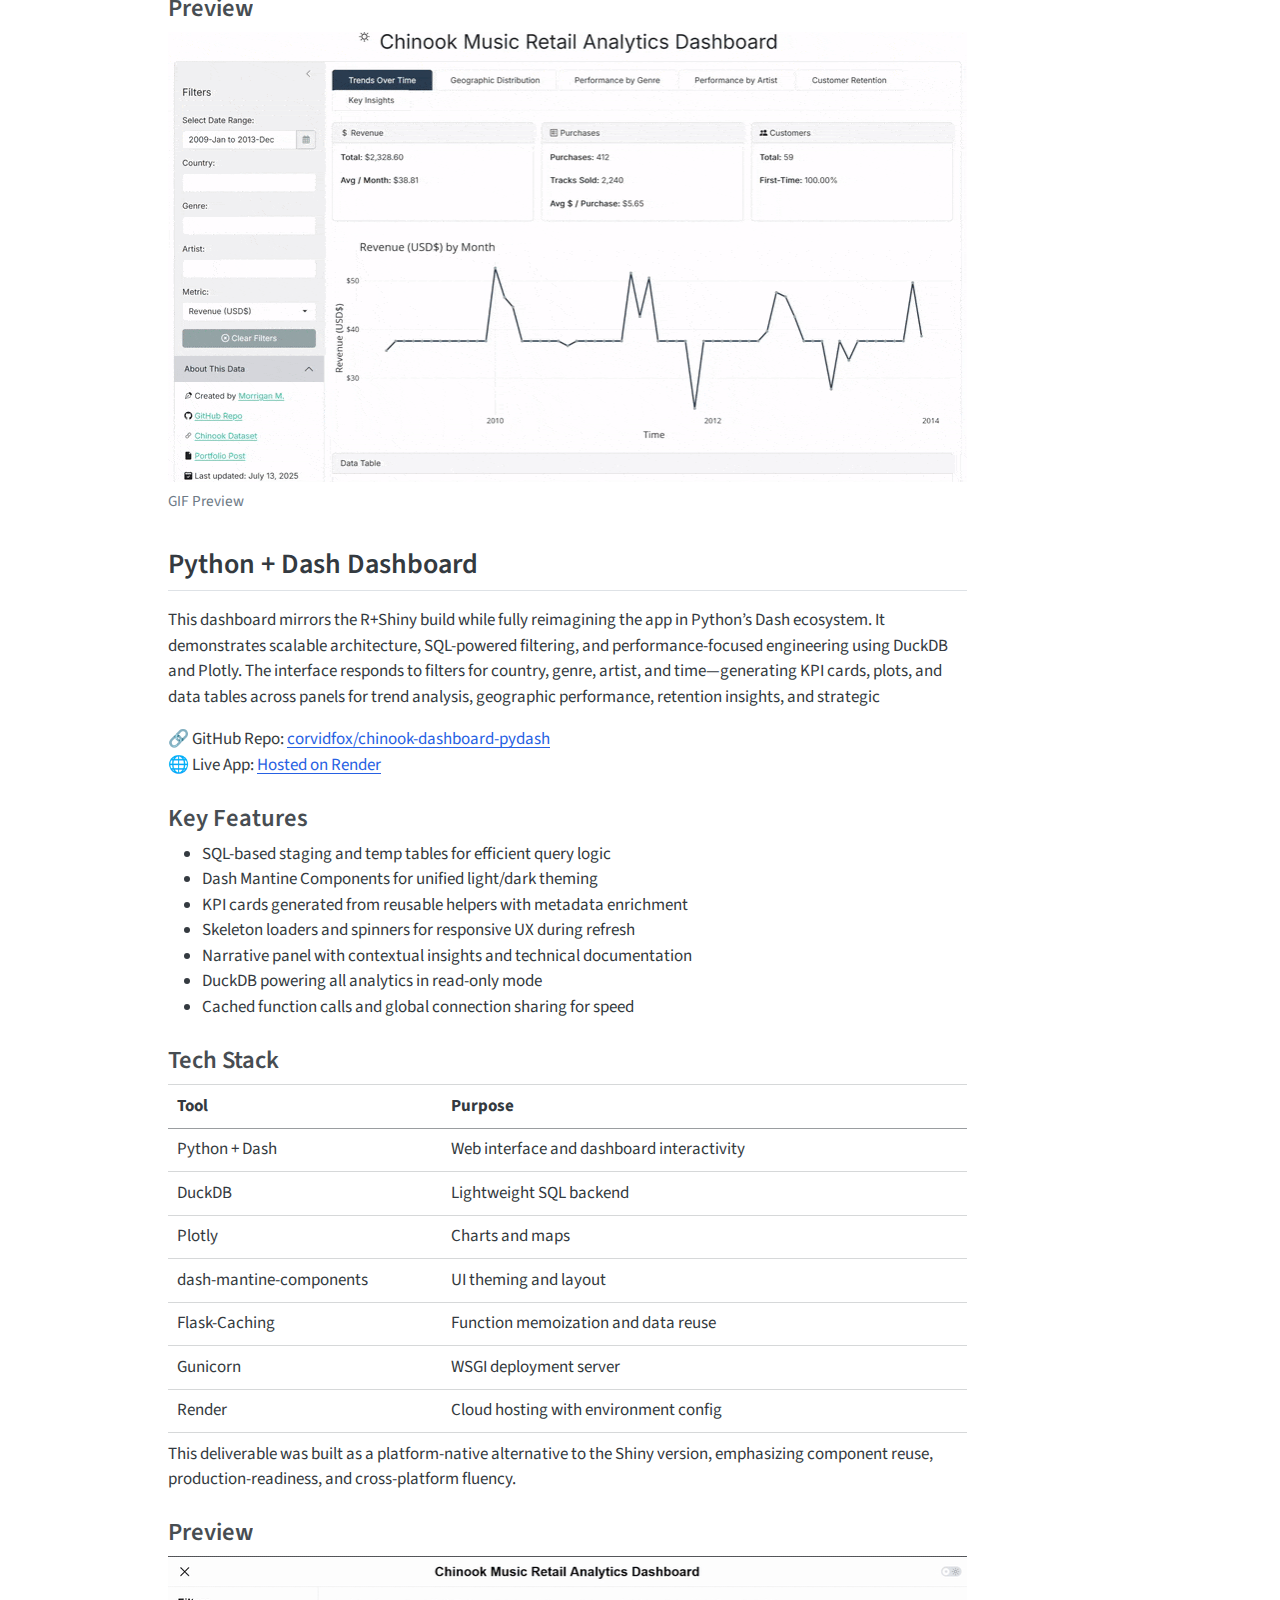
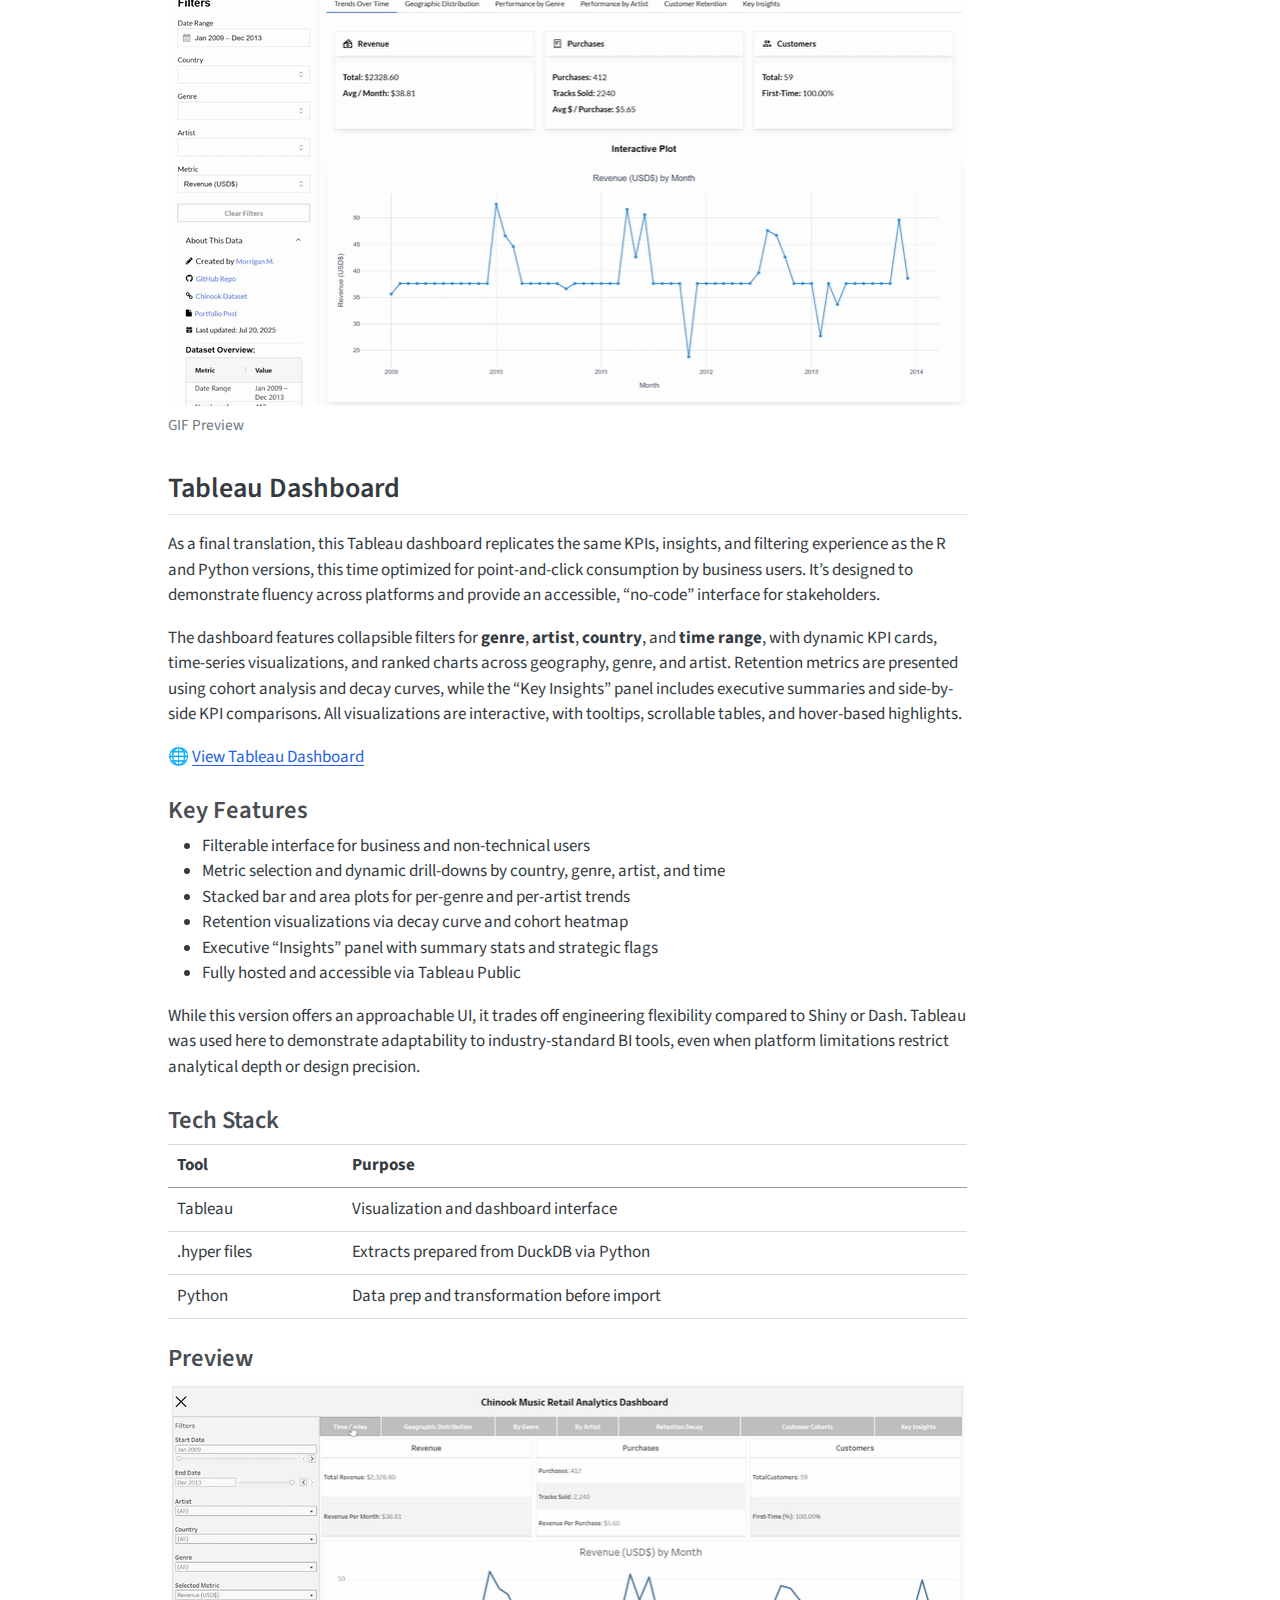
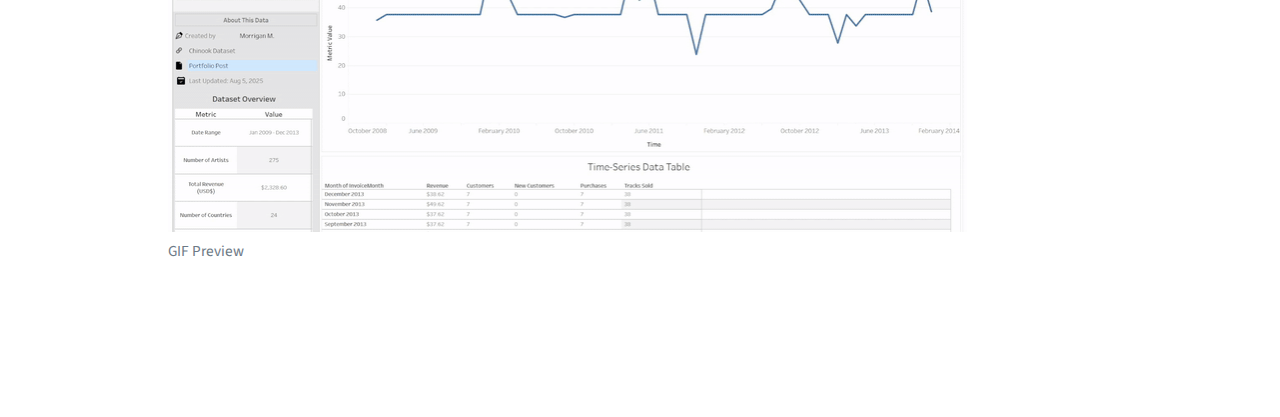
<file: docs/projects/posts/2025_bi_chinook.html>
<!DOCTYPE html>
<html xmlns="http://www.w3.org/1999/xhtml" lang="en" xml:lang="en"><head>

<meta charset="utf-8">
<meta name="generator" content="quarto-1.7.32">

<meta name="viewport" content="width=device-width, initial-scale=1.0, user-scalable=yes">

<meta name="author" content="Morrigan M.">
<meta name="dcterms.date" content="2025-08-05">
<meta name="description" content="A portfolio project showcasing end-to-end analytics using SQL, R (+ Shiny), Python (+ Dash), and Tableau. Highlights KPI development, dashboard engineering, and business insight generation.">

<title>Chinook BI Report: SQL-Driven Insights for a Digital Music Store – Data Science &amp; Bioinformatics Portfolio</title>
<style>
code{white-space: pre-wrap;}
span.smallcaps{font-variant: small-caps;}
div.columns{display: flex; gap: min(4vw, 1.5em);}
div.column{flex: auto; overflow-x: auto;}
div.hanging-indent{margin-left: 1.5em; text-indent: -1.5em;}
ul.task-list{list-style: none;}
ul.task-list li input[type="checkbox"] {
  width: 0.8em;
  margin: 0 0.8em 0.2em -1em; /* quarto-specific, see https://github.com/quarto-dev/quarto-cli/issues/4556 */ 
  vertical-align: middle;
}
</style>


<script src="../../site_libs/quarto-nav/quarto-nav.js"></script>
<script src="../../site_libs/quarto-nav/headroom.min.js"></script>
<script src="../../site_libs/clipboard/clipboard.min.js"></script>
<script src="../../site_libs/quarto-search/autocomplete.umd.js"></script>
<script src="../../site_libs/quarto-search/fuse.min.js"></script>
<script src="../../site_libs/quarto-search/quarto-search.js"></script>
<meta name="quarto:offset" content="../../">
<link href="../.././img/favicon-32x32.png" rel="icon" type="image/png">
<script src="../../site_libs/quarto-html/quarto.js" type="module"></script>
<script src="../../site_libs/quarto-html/tabsets/tabsets.js" type="module"></script>
<script src="../../site_libs/quarto-html/popper.min.js"></script>
<script src="../../site_libs/quarto-html/tippy.umd.min.js"></script>
<script src="../../site_libs/quarto-html/anchor.min.js"></script>
<link href="../../site_libs/quarto-html/tippy.css" rel="stylesheet">
<link href="../../site_libs/quarto-html/quarto-syntax-highlighting-37eea08aefeeee20ff55810ff984fec1.css" rel="stylesheet" class="quarto-color-scheme" id="quarto-text-highlighting-styles">
<link href="../../site_libs/quarto-html/quarto-syntax-highlighting-dark-2fef5ea3f8957b3e4ecc936fc74692ca.css" rel="stylesheet" class="quarto-color-scheme quarto-color-alternate" id="quarto-text-highlighting-styles">
<link href="../../site_libs/quarto-html/quarto-syntax-highlighting-37eea08aefeeee20ff55810ff984fec1.css" rel="stylesheet" class="quarto-color-scheme-extra" id="quarto-text-highlighting-styles">
<script src="../../site_libs/bootstrap/bootstrap.min.js"></script>
<link href="../../site_libs/bootstrap/bootstrap-icons.css" rel="stylesheet">
<link href="../../site_libs/bootstrap/bootstrap-a8daa347c29f3bce361fb1b75b940d3b.min.css" rel="stylesheet" append-hash="true" class="quarto-color-scheme" id="quarto-bootstrap" data-mode="light">
<link href="../../site_libs/bootstrap/bootstrap-dark-ca131377d38971f765fa5a67f280c60e.min.css" rel="stylesheet" append-hash="true" class="quarto-color-scheme quarto-color-alternate" id="quarto-bootstrap" data-mode="dark">
<link href="../../site_libs/bootstrap/bootstrap-a8daa347c29f3bce361fb1b75b940d3b.min.css" rel="stylesheet" append-hash="true" class="quarto-color-scheme-extra" id="quarto-bootstrap" data-mode="light">
<script id="quarto-search-options" type="application/json">{
  "location": "navbar",
  "copy-button": false,
  "collapse-after": 3,
  "panel-placement": "end",
  "type": "overlay",
  "limit": 50,
  "keyboard-shortcut": [
    "f",
    "/",
    "s"
  ],
  "show-item-context": false,
  "language": {
    "search-no-results-text": "No results",
    "search-matching-documents-text": "matching documents",
    "search-copy-link-title": "Copy link to search",
    "search-hide-matches-text": "Hide additional matches",
    "search-more-match-text": "more match in this document",
    "search-more-matches-text": "more matches in this document",
    "search-clear-button-title": "Clear",
    "search-text-placeholder": "",
    "search-detached-cancel-button-title": "Cancel",
    "search-submit-button-title": "Submit",
    "search-label": "Search"
  }
}</script>


</head>

<body class="nav-fixed quarto-light"><script id="quarto-html-before-body" type="application/javascript">
    const toggleBodyColorMode = (bsSheetEl) => {
      const mode = bsSheetEl.getAttribute("data-mode");
      const bodyEl = window.document.querySelector("body");
      if (mode === "dark") {
        bodyEl.classList.add("quarto-dark");
        bodyEl.classList.remove("quarto-light");
      } else {
        bodyEl.classList.add("quarto-light");
        bodyEl.classList.remove("quarto-dark");
      }
    }
    const toggleBodyColorPrimary = () => {
      const bsSheetEl = window.document.querySelector("link#quarto-bootstrap:not([rel=disabled-stylesheet])");
      if (bsSheetEl) {
        toggleBodyColorMode(bsSheetEl);
      }
    }
    const setColorSchemeToggle = (alternate) => {
      const toggles = window.document.querySelectorAll('.quarto-color-scheme-toggle');
      for (let i=0; i < toggles.length; i++) {
        const toggle = toggles[i];
        if (toggle) {
          if (alternate) {
            toggle.classList.add("alternate");
          } else {
            toggle.classList.remove("alternate");
          }
        }
      }
    };
    const toggleColorMode = (alternate) => {
      // Switch the stylesheets
      const primaryStylesheets = window.document.querySelectorAll('link.quarto-color-scheme:not(.quarto-color-alternate)');
      const alternateStylesheets = window.document.querySelectorAll('link.quarto-color-scheme.quarto-color-alternate');
      manageTransitions('#quarto-margin-sidebar .nav-link', false);
      if (alternate) {
        // note: dark is layered on light, we don't disable primary!
        enableStylesheet(alternateStylesheets);
        for (const sheetNode of alternateStylesheets) {
          if (sheetNode.id === "quarto-bootstrap") {
            toggleBodyColorMode(sheetNode);
          }
        }
      } else {
        disableStylesheet(alternateStylesheets);
        enableStylesheet(primaryStylesheets)
        toggleBodyColorPrimary();
      }
      manageTransitions('#quarto-margin-sidebar .nav-link', true);
      // Switch the toggles
      setColorSchemeToggle(alternate)
      // Hack to workaround the fact that safari doesn't
      // properly recolor the scrollbar when toggling (#1455)
      if (navigator.userAgent.indexOf('Safari') > 0 && navigator.userAgent.indexOf('Chrome') == -1) {
        manageTransitions("body", false);
        window.scrollTo(0, 1);
        setTimeout(() => {
          window.scrollTo(0, 0);
          manageTransitions("body", true);
        }, 40);
      }
    }
    const disableStylesheet = (stylesheets) => {
      for (let i=0; i < stylesheets.length; i++) {
        const stylesheet = stylesheets[i];
        stylesheet.rel = 'disabled-stylesheet';
      }
    }
    const enableStylesheet = (stylesheets) => {
      for (let i=0; i < stylesheets.length; i++) {
        const stylesheet = stylesheets[i];
        if(stylesheet.rel !== 'stylesheet') { // for Chrome, which will still FOUC without this check
          stylesheet.rel = 'stylesheet';
        }
      }
    }
    const manageTransitions = (selector, allowTransitions) => {
      const els = window.document.querySelectorAll(selector);
      for (let i=0; i < els.length; i++) {
        const el = els[i];
        if (allowTransitions) {
          el.classList.remove('notransition');
        } else {
          el.classList.add('notransition');
        }
      }
    }
    const isFileUrl = () => {
      return window.location.protocol === 'file:';
    }
    const hasAlternateSentinel = () => {
      let styleSentinel = getColorSchemeSentinel();
      if (styleSentinel !== null) {
        return styleSentinel === "alternate";
      } else {
        return false;
      }
    }
    const setStyleSentinel = (alternate) => {
      const value = alternate ? "alternate" : "default";
      if (!isFileUrl()) {
        window.localStorage.setItem("quarto-color-scheme", value);
      } else {
        localAlternateSentinel = value;
      }
    }
    const getColorSchemeSentinel = () => {
      if (!isFileUrl()) {
        const storageValue = window.localStorage.getItem("quarto-color-scheme");
        return storageValue != null ? storageValue : localAlternateSentinel;
      } else {
        return localAlternateSentinel;
      }
    }
    const toggleGiscusIfUsed = (isAlternate, darkModeDefault) => {
      const baseTheme = document.querySelector('#giscus-base-theme')?.value ?? 'light';
      const alternateTheme = document.querySelector('#giscus-alt-theme')?.value ?? 'dark';
      let newTheme = '';
      if(authorPrefersDark) {
        newTheme = isAlternate ? baseTheme : alternateTheme;
      } else {
        newTheme = isAlternate ? alternateTheme : baseTheme;
      }
      const changeGiscusTheme = () => {
        // From: https://github.com/giscus/giscus/issues/336
        const sendMessage = (message) => {
          const iframe = document.querySelector('iframe.giscus-frame');
          if (!iframe) return;
          iframe.contentWindow.postMessage({ giscus: message }, 'https://giscus.app');
        }
        sendMessage({
          setConfig: {
            theme: newTheme
          }
        });
      }
      const isGiscussLoaded = window.document.querySelector('iframe.giscus-frame') !== null;
      if (isGiscussLoaded) {
        changeGiscusTheme();
      }
    };
    const authorPrefersDark = false;
    const queryPrefersDark = window.matchMedia('(prefers-color-scheme: dark)');
    const darkModeDefault = queryPrefersDark.matches;
      document.querySelector('link#quarto-text-highlighting-styles.quarto-color-scheme-extra').rel = 'disabled-stylesheet';
      document.querySelector('link#quarto-bootstrap.quarto-color-scheme-extra').rel = 'disabled-stylesheet';
    let localAlternateSentinel = darkModeDefault ? 'alternate' : 'default';
    // Dark / light mode switch
    window.quartoToggleColorScheme = () => {
      // Read the current dark / light value
      let toAlternate = !hasAlternateSentinel();
      toggleColorMode(toAlternate);
      setStyleSentinel(toAlternate);
      toggleGiscusIfUsed(toAlternate, darkModeDefault);
      window.dispatchEvent(new Event('resize'));
    };
    queryPrefersDark.addEventListener("change", e => {
      if(window.localStorage.getItem("quarto-color-scheme") !== null)
        return;
      const alternate = e.matches
      toggleColorMode(alternate);
      localAlternateSentinel = e.matches ? 'alternate' : 'default'; // this is used alongside local storage!
      toggleGiscusIfUsed(alternate, darkModeDefault);
    });
    // Switch to dark mode if need be
    if (hasAlternateSentinel()) {
      toggleColorMode(true);
    } else {
      toggleColorMode(false);
    }
  </script>

<div id="quarto-search-results"></div>
  <header id="quarto-header" class="headroom fixed-top">
    <nav class="navbar navbar-expand-lg " data-bs-theme="dark">
      <div class="navbar-container container-fluid">
      <div class="navbar-brand-container mx-auto">
    <a class="navbar-brand" href="../../index.html">
    <span class="navbar-title">Data Science &amp; Bioinformatics Portfolio</span>
    </a>
  </div>
            <div id="quarto-search" class="" title="Search"></div>
          <button class="navbar-toggler" type="button" data-bs-toggle="collapse" data-bs-target="#navbarCollapse" aria-controls="navbarCollapse" role="menu" aria-expanded="false" aria-label="Toggle navigation" onclick="if (window.quartoToggleHeadroom) { window.quartoToggleHeadroom(); }">
  <span class="navbar-toggler-icon"></span>
</button>
          <div class="collapse navbar-collapse" id="navbarCollapse">
            <ul class="navbar-nav navbar-nav-scroll me-auto">
  <li class="nav-item">
    <a class="nav-link" href="../../index.html"> 
<span class="menu-text">About</span></a>
  </li>  
  <li class="nav-item">
    <a class="nav-link" href="../../projects.html"> 
<span class="menu-text">Projects</span></a>
  </li>  
  <li class="nav-item">
    <a class="nav-link" href="https://github.com/corvidfox"> <i class="bi bi-github" role="img">
</i> 
<span class="menu-text">GitHub</span></a>
  </li>  
  <li class="nav-item">
    <a class="nav-link" href="https://www.linkedin.com/in/morrigan-mahady-6b640712b"> <i class="bi bi-linkedin" role="img">
</i> 
<span class="menu-text">LinkedIn</span></a>
  </li>  
  <li class="nav-item">
    <a class="nav-link" href="mailto:anmorrigan@proton.me"> <i class="bi bi-envelope-at-fill" role="img">
</i> 
<span class="menu-text">Email</span></a>
  </li>  
</ul>
          </div> <!-- /navcollapse -->
            <div class="quarto-navbar-tools">
  <a href="" class="quarto-color-scheme-toggle quarto-navigation-tool  px-1" onclick="window.quartoToggleColorScheme(); return false;" title="Toggle dark mode"><i class="bi"></i></a>
</div>
      </div> <!-- /container-fluid -->
    </nav>
</header>
<!-- content -->
<div id="quarto-content" class="quarto-container page-columns page-rows-contents page-layout-article page-navbar">
<!-- sidebar -->
<!-- margin-sidebar -->
    <div id="quarto-margin-sidebar" class="sidebar margin-sidebar">
        <nav id="TOC" role="doc-toc" class="toc-active">
    <h2 id="toc-title">On this page</h2>
   
  <ul>
  <li><a href="#why-this-matters" id="toc-why-this-matters" class="nav-link active" data-scroll-target="#why-this-matters">Why This Matters</a></li>
  <li><a href="#business-questions" id="toc-business-questions" class="nav-link" data-scroll-target="#business-questions">Business Questions</a></li>
  <li><a href="#deliverables" id="toc-deliverables" class="nav-link" data-scroll-target="#deliverables">Deliverables</a>
  <ul class="collapse">
  <li><a href="#d1-report" id="toc-d1-report" class="nav-link" data-scroll-target="#d1-report">Exploratory Report</a>
  <ul class="collapse">
  <li><a href="#tech-stack" id="toc-tech-stack" class="nav-link" data-scroll-target="#tech-stack">Tech Stack</a></li>
  </ul></li>
  <li><a href="#d2-rshinybi" id="toc-d2-rshinybi" class="nav-link" data-scroll-target="#d2-rshinybi">R + Shiny Dashboard</a>
  <ul class="collapse">
  <li><a href="#key-features" id="toc-key-features" class="nav-link" data-scroll-target="#key-features">Key Features</a></li>
  <li><a href="#tech-stack-1" id="toc-tech-stack-1" class="nav-link" data-scroll-target="#tech-stack-1">Tech Stack</a></li>
  <li><a href="#preview" id="toc-preview" class="nav-link" data-scroll-target="#preview">Preview</a></li>
  </ul></li>
  <li><a href="#d3-pydashbi" id="toc-d3-pydashbi" class="nav-link" data-scroll-target="#d3-pydashbi">Python + Dash Dashboard</a>
  <ul class="collapse">
  <li><a href="#key-features-1" id="toc-key-features-1" class="nav-link" data-scroll-target="#key-features-1">Key Features</a></li>
  <li><a href="#tech-stack-2" id="toc-tech-stack-2" class="nav-link" data-scroll-target="#tech-stack-2">Tech Stack</a></li>
  <li><a href="#preview-1" id="toc-preview-1" class="nav-link" data-scroll-target="#preview-1">Preview</a></li>
  </ul></li>
  <li><a href="#d4-tableaubi" id="toc-d4-tableaubi" class="nav-link" data-scroll-target="#d4-tableaubi">Tableau Dashboard</a>
  <ul class="collapse">
  <li><a href="#key-features-2" id="toc-key-features-2" class="nav-link" data-scroll-target="#key-features-2">Key Features</a></li>
  <li><a href="#tech-stack-3" id="toc-tech-stack-3" class="nav-link" data-scroll-target="#tech-stack-3">Tech Stack</a></li>
  <li><a href="#preview-2" id="toc-preview-2" class="nav-link" data-scroll-target="#preview-2">Preview</a></li>
  </ul></li>
  </ul></li>
  </ul>
<div class="toc-actions"><ul><li><a href="https://github.com/corvidfox/corvidfox.github.io/blob/main/projects/posts/2025_bi_chinook.qmd" class="toc-action"><i class="bi bi-github"></i>View source</a></li><li><a href="https://github.com/corvidfox/corvidfox.github.io/issues/new" class="toc-action"><i class="bi empty"></i>Report an issue</a></li></ul></div></nav>
    </div>
<!-- main -->
<main class="content" id="quarto-document-content">


<header id="title-block-header" class="quarto-title-block default">
<div class="quarto-title">
<h1 class="title">Chinook BI Report: SQL-Driven Insights for a Digital Music Store</h1>
  <div class="quarto-categories">
    <div class="quarto-category">SQL</div>
    <div class="quarto-category">R</div>
    <div class="quarto-category">Shiny</div>
    <div class="quarto-category">Python</div>
    <div class="quarto-category">Dash</div>
    <div class="quarto-category">Tableau</div>
    <div class="quarto-category">Dashboard</div>
    <div class="quarto-category">Data Analysis</div>
    <div class="quarto-category">Business Intelligence</div>
    <div class="quarto-category">Exploratory Analysis</div>
    <div class="quarto-category">Retail Analytics</div>
    <div class="quarto-category">Chinook</div>
    <div class="quarto-category">Short</div>
    <div class="quarto-category">DuckDB</div>
  </div>
  </div>

<div>
  <div class="description">
    A portfolio project showcasing end-to-end analytics using SQL, R (+ Shiny), Python (+ Dash), and Tableau. Highlights KPI development, dashboard engineering, and business insight generation.
  </div>
</div>


<div class="quarto-title-meta">

    <div>
    <div class="quarto-title-meta-heading">Author</div>
    <div class="quarto-title-meta-contents">
             <p>Morrigan M. </p>
          </div>
  </div>
    
    <div>
    <div class="quarto-title-meta-heading">Published</div>
    <div class="quarto-title-meta-contents">
      <p class="date">August 5, 2025</p>
    </div>
  </div>
  
    <div>
    <div class="quarto-title-meta-heading">Modified</div>
    <div class="quarto-title-meta-contents">
      <p class="date-modified">August 5, 2025</p>
    </div>
  </div>
    
  </div>
  


</header>


<p><em>A recruiter-ready showcase of SQL-powered storytelling and dashboard engineering</em></p>
<p>This project demonstrates applied analytics workflows anchored in real business questions using a structured but compact dataset. Inspired by business intelligence toolchains, it combines SQL-driven data modeling with interactive dashboards across R (Shiny), Python, and Tableau. Each deliverable highlights how I approach KPIs, retention metrics, and executive-level insights—core skills that translate across industries and team functions.</p>
<section id="why-this-matters" class="level1">
<h1>Why This Matters</h1>
<p>In fast-paced, data-driven organizations, analysts and decision-makers rely on clear, actionable insights from messy or evolving data. This project was built to spotlight:</p>
<ul>
<li>End-to-end analytics: data exploration → SQL ETL → dashboard design</li>
<li>SQL proficiency across joins, windows, staging, and KPI calculation</li>
<li>Dashboard interfaces tailored for technical and non-technical users</li>
<li>Cross-platform fluency in R, Python and, Tableau</li>
<li>Modular architecture designed for scalability and reuse</li>
</ul>
<p>Designed with interview walkthroughs in mind, this portfolio piece simulates the analytical cycles common in business contexts—where performance, clarity, and speed matter. It reflects how thoughtful engineering and data storytelling can bridge gaps between raw data and real decisions.</p>
</section>
<section id="business-questions" class="level1">
<h1>Business Questions</h1>
<p>Throughout this project, I explored key questions relevant to business strategy, customer behavior, and performance insights, with a time-based perspective embedded in each analysis:</p>
<ol type="1">
<li><strong>Where is revenue coming from geographically?</strong><br>
</li>
<li><strong>What genres or artists generate the most income?</strong><br>
</li>
<li><strong>How many customers are repeat buyers?</strong></li>
</ol>
<p>These questions shaped both the exploratory analysis and the design of each dashboard panel.</p>
</section>
<section id="deliverables" class="level1">
<h1>Deliverables</h1>
<p>To showcase the analytics pipeline across multiple formats, I produced the following deliverables. Each highlights a different stage—from insight development to stakeholder-ready dashboards:</p>
<table class="caption-top table">
<colgroup>
<col style="width: 61%">
<col style="width: 38%">
</colgroup>
<thead>
<tr class="header">
<th>Deliverable</th>
<th>Description</th>
</tr>
</thead>
<tbody>
<tr class="odd">
<td>Static Report</td>
<td>Exploratory deep dive using R &amp; Python with SQL-backed plots</td>
</tr>
<tr class="even">
<td>R + Shiny Dashboard</td>
<td>Interactive dashboard with modular components and KPI filters</td>
</tr>
<tr class="odd">
<td>Python + Dash Dashboard</td>
<td>Dashboard with Plotly and DuckDB SQL</td>
</tr>
<tr class="even">
<td>Tableau Workbook</td>
<td>Clean visualization interface for non-coders</td>
</tr>
</tbody>
</table>
<section id="d1-report" class="level2">
<h2 class="anchored" data-anchor-id="d1-report">Exploratory Report</h2>
<p>This report performs a structured deep dive into the dataset to identify key patterns, trends, and opportunities. It frames strategic business questions in a readable format and sets the stage for later dashboard design.</p>
<p>It’s built in Quarto and hosted on this site. Visualizations include time-series charts, choropleth maps, cohort retention heatmaps, all paired with summary insights and strategy callouts.</p>
<p>➡️ <a href="../reports/2025_bi_chinook_report.html">View Report</a></p>
<section id="tech-stack" class="level3">
<h3 class="anchored" data-anchor-id="tech-stack">Tech Stack</h3>
<table class="caption-top table">
<thead>
<tr class="header">
<th>Tool</th>
<th>Purpose</th>
</tr>
</thead>
<tbody>
<tr class="odd">
<td>SQL</td>
<td>KPI calculations, data cleaning</td>
</tr>
<tr class="even">
<td>DuckDB</td>
<td>Lightweight SQL backend</td>
</tr>
<tr class="odd">
<td>ggplot2</td>
<td>Static plots in R</td>
</tr>
<tr class="even">
<td>plotly</td>
<td>Interactive plots in R &amp; Python</td>
</tr>
</tbody>
</table>
</section>
</section>
<section id="d2-rshinybi" class="level2">
<h2 class="anchored" data-anchor-id="d2-rshinybi">R + Shiny Dashboard</h2>
<p>Designed as an interactive walkthrough, this dashboard showcases how SQL-powered insights can drive filtering, visuals, and decision-support. The dashboard includes genre, artist, country, and time filters with dedicated panels for temporal trends, geographic distribution, performance by genre and artist, customer retention, and narrative key insights. Key KPIs are identified and displayed on all panels.</p>
<p>🔗 GitHub Repo: <a href="https://github.com/corvidfox/chinook-dashboard-rshiny">corvidfox/chinook-dashboard-rshiny</a><br>
🌐 Live App: <a href="https://corvidfox-chinook-dashboard-rshiny.share.connect.posit.cloud/">Hosted on Posit Connect</a></p>
<section id="key-features" class="level3">
<h3 class="anchored" data-anchor-id="key-features">Key Features</h3>
<ul>
<li>SQL-powered joins, CTEs, windows for KPIs<br>
</li>
<li>Genre, country, artist, and date filtering<br>
</li>
<li>KPI staging via temp tables<br>
</li>
<li>Retention analysis with cohort logic and decay curves<br>
</li>
<li>Narrative-driven “Insights Panel” for strategic summaries<br>
</li>
<li>Modular Shiny architecture with responsive UX<br>
</li>
<li>Light/dark theming via <code>bslib</code>, with plot restyling</li>
</ul>
</section>
<section id="tech-stack-1" class="level3">
<h3 class="anchored" data-anchor-id="tech-stack-1">Tech Stack</h3>
<table class="caption-top table">
<thead>
<tr class="header">
<th>Tool</th>
<th>Purpose</th>
</tr>
</thead>
<tbody>
<tr class="odd">
<td>R + Shiny</td>
<td>Dashboard interface &amp; logic</td>
</tr>
<tr class="even">
<td>DuckDB</td>
<td>SQL query backend</td>
</tr>
<tr class="odd">
<td>ggplot2</td>
<td>Visualizations</td>
</tr>
<tr class="even">
<td>Plotly</td>
<td>Interactive charts</td>
</tr>
<tr class="odd">
<td>bslib</td>
<td>Light/dark UI styling</td>
</tr>
<tr class="even">
<td>cachem</td>
<td>Reactivity optimization</td>
</tr>
</tbody>
</table>
<p>Additional narrative technical details are also provided in the app itself. On the “Key Insights” panel, look for the “Technical Notes” section.</p>
</section>
<section id="preview" class="level3">
<h3 class="anchored" data-anchor-id="preview">Preview</h3>
<div class="quarto-figure quarto-figure-center">
<figure class="figure">
<p><img src="../../img/project_imgs/chinook_bi_rshiny_preview.gif" class="img-fluid figure-img" alt="A preview of the R Shiny dashboard showing a user clicking through tabs to view different plots, adding a filter, and changing the theme."></p>
<figcaption>GIF Preview</figcaption>
</figure>
</div>
</section>
</section>
<section id="d3-pydashbi" class="level2">
<h2 class="anchored" data-anchor-id="d3-pydashbi">Python + Dash Dashboard</h2>
<p>This dashboard mirrors the R+Shiny build while fully reimagining the app in Python’s Dash ecosystem. It demonstrates scalable architecture, SQL-powered filtering, and performance-focused engineering using DuckDB and Plotly. The interface responds to filters for country, genre, artist, and time—generating KPI cards, plots, and data tables across panels for trend analysis, geographic performance, retention insights, and strategic</p>
<p>🔗 GitHub Repo: <a href="https://github.com/corvidfox/chinook-dashboard-pydash/">corvidfox/chinook-dashboard-pydash</a><br>
🌐 Live App: <a href="https://chinook-dashboard-pydash.onrender.com/">Hosted on Render</a></p>
<section id="key-features-1" class="level3">
<h3 class="anchored" data-anchor-id="key-features-1">Key Features</h3>
<ul>
<li>SQL-based staging and temp tables for efficient query logic<br>
</li>
<li>Dash Mantine Components for unified light/dark theming<br>
</li>
<li>KPI cards generated from reusable helpers with metadata enrichment<br>
</li>
<li>Skeleton loaders and spinners for responsive UX during refresh<br>
</li>
<li>Narrative panel with contextual insights and technical documentation<br>
</li>
<li>DuckDB powering all analytics in read-only mode<br>
</li>
<li>Cached function calls and global connection sharing for speed</li>
</ul>
</section>
<section id="tech-stack-2" class="level3">
<h3 class="anchored" data-anchor-id="tech-stack-2">Tech Stack</h3>
<table class="caption-top table">
<colgroup>
<col style="width: 34%">
<col style="width: 65%">
</colgroup>
<thead>
<tr class="header">
<th>Tool</th>
<th>Purpose</th>
</tr>
</thead>
<tbody>
<tr class="odd">
<td>Python + Dash</td>
<td>Web interface and dashboard interactivity</td>
</tr>
<tr class="even">
<td>DuckDB</td>
<td>Lightweight SQL backend</td>
</tr>
<tr class="odd">
<td>Plotly</td>
<td>Charts and maps</td>
</tr>
<tr class="even">
<td>dash-mantine-components</td>
<td>UI theming and layout</td>
</tr>
<tr class="odd">
<td>Flask-Caching</td>
<td>Function memoization and data reuse</td>
</tr>
<tr class="even">
<td>Gunicorn</td>
<td>WSGI deployment server</td>
</tr>
<tr class="odd">
<td>Render</td>
<td>Cloud hosting with environment config</td>
</tr>
</tbody>
</table>
<p>This deliverable was built as a platform-native alternative to the Shiny version, emphasizing component reuse, production-readiness, and cross-platform fluency.</p>
</section>
<section id="preview-1" class="level3">
<h3 class="anchored" data-anchor-id="preview-1">Preview</h3>
<div class="quarto-figure quarto-figure-center">
<figure class="figure">
<p><img src="../../img/project_imgs/chinook_bi_pydash_preview.gif" class="img-fluid figure-img" alt="A preview of the Python Dash dashboard showing filters being applied and plots being updated with light and dark themes."></p>
<figcaption>GIF Preview</figcaption>
</figure>
</div>
</section>
</section>
<section id="d4-tableaubi" class="level2">
<h2 class="anchored" data-anchor-id="d4-tableaubi">Tableau Dashboard</h2>
<p>As a final translation, this Tableau dashboard replicates the same KPIs, insights, and filtering experience as the R and Python versions, this time optimized for point-and-click consumption by business users. It’s designed to demonstrate fluency across platforms and provide an accessible, “no-code” interface for stakeholders.</p>
<p>The dashboard features collapsible filters for <strong>genre</strong>, <strong>artist</strong>, <strong>country</strong>, and <strong>time range</strong>, with dynamic KPI cards, time-series visualizations, and ranked charts across geography, genre, and artist. Retention metrics are presented using cohort analysis and decay curves, while the “Key Insights” panel includes executive summaries and side-by-side KPI comparisons. All visualizations are interactive, with tooltips, scrollable tables, and hover-based highlights.</p>
<p>🌐 <a href="https://public.tableau.com/app/profile/morrigan.mahady/viz/Chinook_BI/Time-Series?publish=yes">View Tableau Dashboard</a></p>
<section id="key-features-2" class="level3">
<h3 class="anchored" data-anchor-id="key-features-2">Key Features</h3>
<ul>
<li>Filterable interface for business and non-technical users<br>
</li>
<li>Metric selection and dynamic drill-downs by country, genre, artist, and time<br>
</li>
<li>Stacked bar and area plots for per-genre and per-artist trends<br>
</li>
<li>Retention visualizations via decay curve and cohort heatmap<br>
</li>
<li>Executive “Insights” panel with summary stats and strategic flags<br>
</li>
<li>Fully hosted and accessible via Tableau Public</li>
</ul>
<p>While this version offers an approachable UI, it trades off engineering flexibility compared to Shiny or Dash. Tableau was used here to demonstrate adaptability to industry-standard BI tools, even when platform limitations restrict analytical depth or design precision.</p>
</section>
<section id="tech-stack-3" class="level3">
<h3 class="anchored" data-anchor-id="tech-stack-3">Tech Stack</h3>
<table class="caption-top table">
<thead>
<tr class="header">
<th>Tool</th>
<th>Purpose</th>
</tr>
</thead>
<tbody>
<tr class="odd">
<td>Tableau</td>
<td>Visualization and dashboard interface</td>
</tr>
<tr class="even">
<td>.hyper files</td>
<td>Extracts prepared from DuckDB via Python</td>
</tr>
<tr class="odd">
<td>Python</td>
<td>Data prep and transformation before import</td>
</tr>
</tbody>
</table>
</section>
<section id="preview-2" class="level3">
<h3 class="anchored" data-anchor-id="preview-2">Preview</h3>
<div class="quarto-figure quarto-figure-center">
<figure class="figure">
<p><img src="../../img/project_imgs/chinook_bi_tableau_preview.gif" class="img-fluid figure-img" alt="A preview of the Tableau dashboard showing filters being applied and plots updating."></p>
<figcaption>GIF Preview</figcaption>
</figure>
</div>


</section>
</section>
</section>

<a onclick="window.scrollTo(0, 0); return false;" role="button" id="quarto-back-to-top"><i class="bi bi-arrow-up"></i> Back to top</a></main> <!-- /main -->
<script id="quarto-html-after-body" type="application/javascript">
  window.document.addEventListener("DOMContentLoaded", function (event) {
    // Ensure there is a toggle, if there isn't float one in the top right
    if (window.document.querySelector('.quarto-color-scheme-toggle') === null) {
      const a = window.document.createElement('a');
      a.classList.add('top-right');
      a.classList.add('quarto-color-scheme-toggle');
      a.href = "";
      a.onclick = function() { try { window.quartoToggleColorScheme(); } catch {} return false; };
      const i = window.document.createElement("i");
      i.classList.add('bi');
      a.appendChild(i);
      window.document.body.appendChild(a);
    }
    setColorSchemeToggle(hasAlternateSentinel())
    const icon = "";
    const anchorJS = new window.AnchorJS();
    anchorJS.options = {
      placement: 'right',
      icon: icon
    };
    anchorJS.add('.anchored');
    const isCodeAnnotation = (el) => {
      for (const clz of el.classList) {
        if (clz.startsWith('code-annotation-')) {                     
          return true;
        }
      }
      return false;
    }
    const onCopySuccess = function(e) {
      // button target
      const button = e.trigger;
      // don't keep focus
      button.blur();
      // flash "checked"
      button.classList.add('code-copy-button-checked');
      var currentTitle = button.getAttribute("title");
      button.setAttribute("title", "Copied!");
      let tooltip;
      if (window.bootstrap) {
        button.setAttribute("data-bs-toggle", "tooltip");
        button.setAttribute("data-bs-placement", "left");
        button.setAttribute("data-bs-title", "Copied!");
        tooltip = new bootstrap.Tooltip(button, 
          { trigger: "manual", 
            customClass: "code-copy-button-tooltip",
            offset: [0, -8]});
        tooltip.show();    
      }
      setTimeout(function() {
        if (tooltip) {
          tooltip.hide();
          button.removeAttribute("data-bs-title");
          button.removeAttribute("data-bs-toggle");
          button.removeAttribute("data-bs-placement");
        }
        button.setAttribute("title", currentTitle);
        button.classList.remove('code-copy-button-checked');
      }, 1000);
      // clear code selection
      e.clearSelection();
    }
    const getTextToCopy = function(trigger) {
        const codeEl = trigger.previousElementSibling.cloneNode(true);
        for (const childEl of codeEl.children) {
          if (isCodeAnnotation(childEl)) {
            childEl.remove();
          }
        }
        return codeEl.innerText;
    }
    const clipboard = new window.ClipboardJS('.code-copy-button:not([data-in-quarto-modal])', {
      text: getTextToCopy
    });
    clipboard.on('success', onCopySuccess);
    if (window.document.getElementById('quarto-embedded-source-code-modal')) {
      const clipboardModal = new window.ClipboardJS('.code-copy-button[data-in-quarto-modal]', {
        text: getTextToCopy,
        container: window.document.getElementById('quarto-embedded-source-code-modal')
      });
      clipboardModal.on('success', onCopySuccess);
    }
      var localhostRegex = new RegExp(/^(?:http|https):\/\/localhost\:?[0-9]*\//);
      var mailtoRegex = new RegExp(/^mailto:/);
        var filterRegex = new RegExp('/' + window.location.host + '/');
      var isInternal = (href) => {
          return filterRegex.test(href) || localhostRegex.test(href) || mailtoRegex.test(href);
      }
      // Inspect non-navigation links and adorn them if external
     var links = window.document.querySelectorAll('a[href]:not(.nav-link):not(.navbar-brand):not(.toc-action):not(.sidebar-link):not(.sidebar-item-toggle):not(.pagination-link):not(.no-external):not([aria-hidden]):not(.dropdown-item):not(.quarto-navigation-tool):not(.about-link)');
      for (var i=0; i<links.length; i++) {
        const link = links[i];
        if (!isInternal(link.href)) {
          // undo the damage that might have been done by quarto-nav.js in the case of
          // links that we want to consider external
          if (link.dataset.originalHref !== undefined) {
            link.href = link.dataset.originalHref;
          }
        }
      }
    function tippyHover(el, contentFn, onTriggerFn, onUntriggerFn) {
      const config = {
        allowHTML: true,
        maxWidth: 500,
        delay: 100,
        arrow: false,
        appendTo: function(el) {
            return el.parentElement;
        },
        interactive: true,
        interactiveBorder: 10,
        theme: 'quarto',
        placement: 'bottom-start',
      };
      if (contentFn) {
        config.content = contentFn;
      }
      if (onTriggerFn) {
        config.onTrigger = onTriggerFn;
      }
      if (onUntriggerFn) {
        config.onUntrigger = onUntriggerFn;
      }
      window.tippy(el, config); 
    }
    const noterefs = window.document.querySelectorAll('a[role="doc-noteref"]');
    for (var i=0; i<noterefs.length; i++) {
      const ref = noterefs[i];
      tippyHover(ref, function() {
        // use id or data attribute instead here
        let href = ref.getAttribute('data-footnote-href') || ref.getAttribute('href');
        try { href = new URL(href).hash; } catch {}
        const id = href.replace(/^#\/?/, "");
        const note = window.document.getElementById(id);
        if (note) {
          return note.innerHTML;
        } else {
          return "";
        }
      });
    }
    const xrefs = window.document.querySelectorAll('a.quarto-xref');
    const processXRef = (id, note) => {
      // Strip column container classes
      const stripColumnClz = (el) => {
        el.classList.remove("page-full", "page-columns");
        if (el.children) {
          for (const child of el.children) {
            stripColumnClz(child);
          }
        }
      }
      stripColumnClz(note)
      if (id === null || id.startsWith('sec-')) {
        // Special case sections, only their first couple elements
        const container = document.createElement("div");
        if (note.children && note.children.length > 2) {
          container.appendChild(note.children[0].cloneNode(true));
          for (let i = 1; i < note.children.length; i++) {
            const child = note.children[i];
            if (child.tagName === "P" && child.innerText === "") {
              continue;
            } else {
              container.appendChild(child.cloneNode(true));
              break;
            }
          }
          if (window.Quarto?.typesetMath) {
            window.Quarto.typesetMath(container);
          }
          return container.innerHTML
        } else {
          if (window.Quarto?.typesetMath) {
            window.Quarto.typesetMath(note);
          }
          return note.innerHTML;
        }
      } else {
        // Remove any anchor links if they are present
        const anchorLink = note.querySelector('a.anchorjs-link');
        if (anchorLink) {
          anchorLink.remove();
        }
        if (window.Quarto?.typesetMath) {
          window.Quarto.typesetMath(note);
        }
        if (note.classList.contains("callout")) {
          return note.outerHTML;
        } else {
          return note.innerHTML;
        }
      }
    }
    for (var i=0; i<xrefs.length; i++) {
      const xref = xrefs[i];
      tippyHover(xref, undefined, function(instance) {
        instance.disable();
        let url = xref.getAttribute('href');
        let hash = undefined; 
        if (url.startsWith('#')) {
          hash = url;
        } else {
          try { hash = new URL(url).hash; } catch {}
        }
        if (hash) {
          const id = hash.replace(/^#\/?/, "");
          const note = window.document.getElementById(id);
          if (note !== null) {
            try {
              const html = processXRef(id, note.cloneNode(true));
              instance.setContent(html);
            } finally {
              instance.enable();
              instance.show();
            }
          } else {
            // See if we can fetch this
            fetch(url.split('#')[0])
            .then(res => res.text())
            .then(html => {
              const parser = new DOMParser();
              const htmlDoc = parser.parseFromString(html, "text/html");
              const note = htmlDoc.getElementById(id);
              if (note !== null) {
                const html = processXRef(id, note);
                instance.setContent(html);
              } 
            }).finally(() => {
              instance.enable();
              instance.show();
            });
          }
        } else {
          // See if we can fetch a full url (with no hash to target)
          // This is a special case and we should probably do some content thinning / targeting
          fetch(url)
          .then(res => res.text())
          .then(html => {
            const parser = new DOMParser();
            const htmlDoc = parser.parseFromString(html, "text/html");
            const note = htmlDoc.querySelector('main.content');
            if (note !== null) {
              // This should only happen for chapter cross references
              // (since there is no id in the URL)
              // remove the first header
              if (note.children.length > 0 && note.children[0].tagName === "HEADER") {
                note.children[0].remove();
              }
              const html = processXRef(null, note);
              instance.setContent(html);
            } 
          }).finally(() => {
            instance.enable();
            instance.show();
          });
        }
      }, function(instance) {
      });
    }
        let selectedAnnoteEl;
        const selectorForAnnotation = ( cell, annotation) => {
          let cellAttr = 'data-code-cell="' + cell + '"';
          let lineAttr = 'data-code-annotation="' +  annotation + '"';
          const selector = 'span[' + cellAttr + '][' + lineAttr + ']';
          return selector;
        }
        const selectCodeLines = (annoteEl) => {
          const doc = window.document;
          const targetCell = annoteEl.getAttribute("data-target-cell");
          const targetAnnotation = annoteEl.getAttribute("data-target-annotation");
          const annoteSpan = window.document.querySelector(selectorForAnnotation(targetCell, targetAnnotation));
          const lines = annoteSpan.getAttribute("data-code-lines").split(",");
          const lineIds = lines.map((line) => {
            return targetCell + "-" + line;
          })
          let top = null;
          let height = null;
          let parent = null;
          if (lineIds.length > 0) {
              //compute the position of the single el (top and bottom and make a div)
              const el = window.document.getElementById(lineIds[0]);
              top = el.offsetTop;
              height = el.offsetHeight;
              parent = el.parentElement.parentElement;
            if (lineIds.length > 1) {
              const lastEl = window.document.getElementById(lineIds[lineIds.length - 1]);
              const bottom = lastEl.offsetTop + lastEl.offsetHeight;
              height = bottom - top;
            }
            if (top !== null && height !== null && parent !== null) {
              // cook up a div (if necessary) and position it 
              let div = window.document.getElementById("code-annotation-line-highlight");
              if (div === null) {
                div = window.document.createElement("div");
                div.setAttribute("id", "code-annotation-line-highlight");
                div.style.position = 'absolute';
                parent.appendChild(div);
              }
              div.style.top = top - 2 + "px";
              div.style.height = height + 4 + "px";
              div.style.left = 0;
              let gutterDiv = window.document.getElementById("code-annotation-line-highlight-gutter");
              if (gutterDiv === null) {
                gutterDiv = window.document.createElement("div");
                gutterDiv.setAttribute("id", "code-annotation-line-highlight-gutter");
                gutterDiv.style.position = 'absolute';
                const codeCell = window.document.getElementById(targetCell);
                const gutter = codeCell.querySelector('.code-annotation-gutter');
                gutter.appendChild(gutterDiv);
              }
              gutterDiv.style.top = top - 2 + "px";
              gutterDiv.style.height = height + 4 + "px";
            }
            selectedAnnoteEl = annoteEl;
          }
        };
        const unselectCodeLines = () => {
          const elementsIds = ["code-annotation-line-highlight", "code-annotation-line-highlight-gutter"];
          elementsIds.forEach((elId) => {
            const div = window.document.getElementById(elId);
            if (div) {
              div.remove();
            }
          });
          selectedAnnoteEl = undefined;
        };
          // Handle positioning of the toggle
      window.addEventListener(
        "resize",
        throttle(() => {
          elRect = undefined;
          if (selectedAnnoteEl) {
            selectCodeLines(selectedAnnoteEl);
          }
        }, 10)
      );
      function throttle(fn, ms) {
      let throttle = false;
      let timer;
        return (...args) => {
          if(!throttle) { // first call gets through
              fn.apply(this, args);
              throttle = true;
          } else { // all the others get throttled
              if(timer) clearTimeout(timer); // cancel #2
              timer = setTimeout(() => {
                fn.apply(this, args);
                timer = throttle = false;
              }, ms);
          }
        };
      }
        // Attach click handler to the DT
        const annoteDls = window.document.querySelectorAll('dt[data-target-cell]');
        for (const annoteDlNode of annoteDls) {
          annoteDlNode.addEventListener('click', (event) => {
            const clickedEl = event.target;
            if (clickedEl !== selectedAnnoteEl) {
              unselectCodeLines();
              const activeEl = window.document.querySelector('dt[data-target-cell].code-annotation-active');
              if (activeEl) {
                activeEl.classList.remove('code-annotation-active');
              }
              selectCodeLines(clickedEl);
              clickedEl.classList.add('code-annotation-active');
            } else {
              // Unselect the line
              unselectCodeLines();
              clickedEl.classList.remove('code-annotation-active');
            }
          });
        }
    const findCites = (el) => {
      const parentEl = el.parentElement;
      if (parentEl) {
        const cites = parentEl.dataset.cites;
        if (cites) {
          return {
            el,
            cites: cites.split(' ')
          };
        } else {
          return findCites(el.parentElement)
        }
      } else {
        return undefined;
      }
    };
    var bibliorefs = window.document.querySelectorAll('a[role="doc-biblioref"]');
    for (var i=0; i<bibliorefs.length; i++) {
      const ref = bibliorefs[i];
      const citeInfo = findCites(ref);
      if (citeInfo) {
        tippyHover(citeInfo.el, function() {
          var popup = window.document.createElement('div');
          citeInfo.cites.forEach(function(cite) {
            var citeDiv = window.document.createElement('div');
            citeDiv.classList.add('hanging-indent');
            citeDiv.classList.add('csl-entry');
            var biblioDiv = window.document.getElementById('ref-' + cite);
            if (biblioDiv) {
              citeDiv.innerHTML = biblioDiv.innerHTML;
            }
            popup.appendChild(citeDiv);
          });
          return popup.innerHTML;
        });
      }
    }
  });
  </script>
</div> <!-- /content -->




<footer class="footer"><div class="nav-footer"><div class="nav-footer-center"><div class="toc-actions d-sm-block d-md-none"><ul><li><a href="https://github.com/corvidfox/corvidfox.github.io/blob/main/projects/posts/2025_bi_chinook.qmd" class="toc-action"><i class="bi bi-github"></i>View source</a></li><li><a href="https://github.com/corvidfox/corvidfox.github.io/issues/new" class="toc-action"><i class="bi empty"></i>Report an issue</a></li></ul></div></div></div></footer></body></html>
</file>
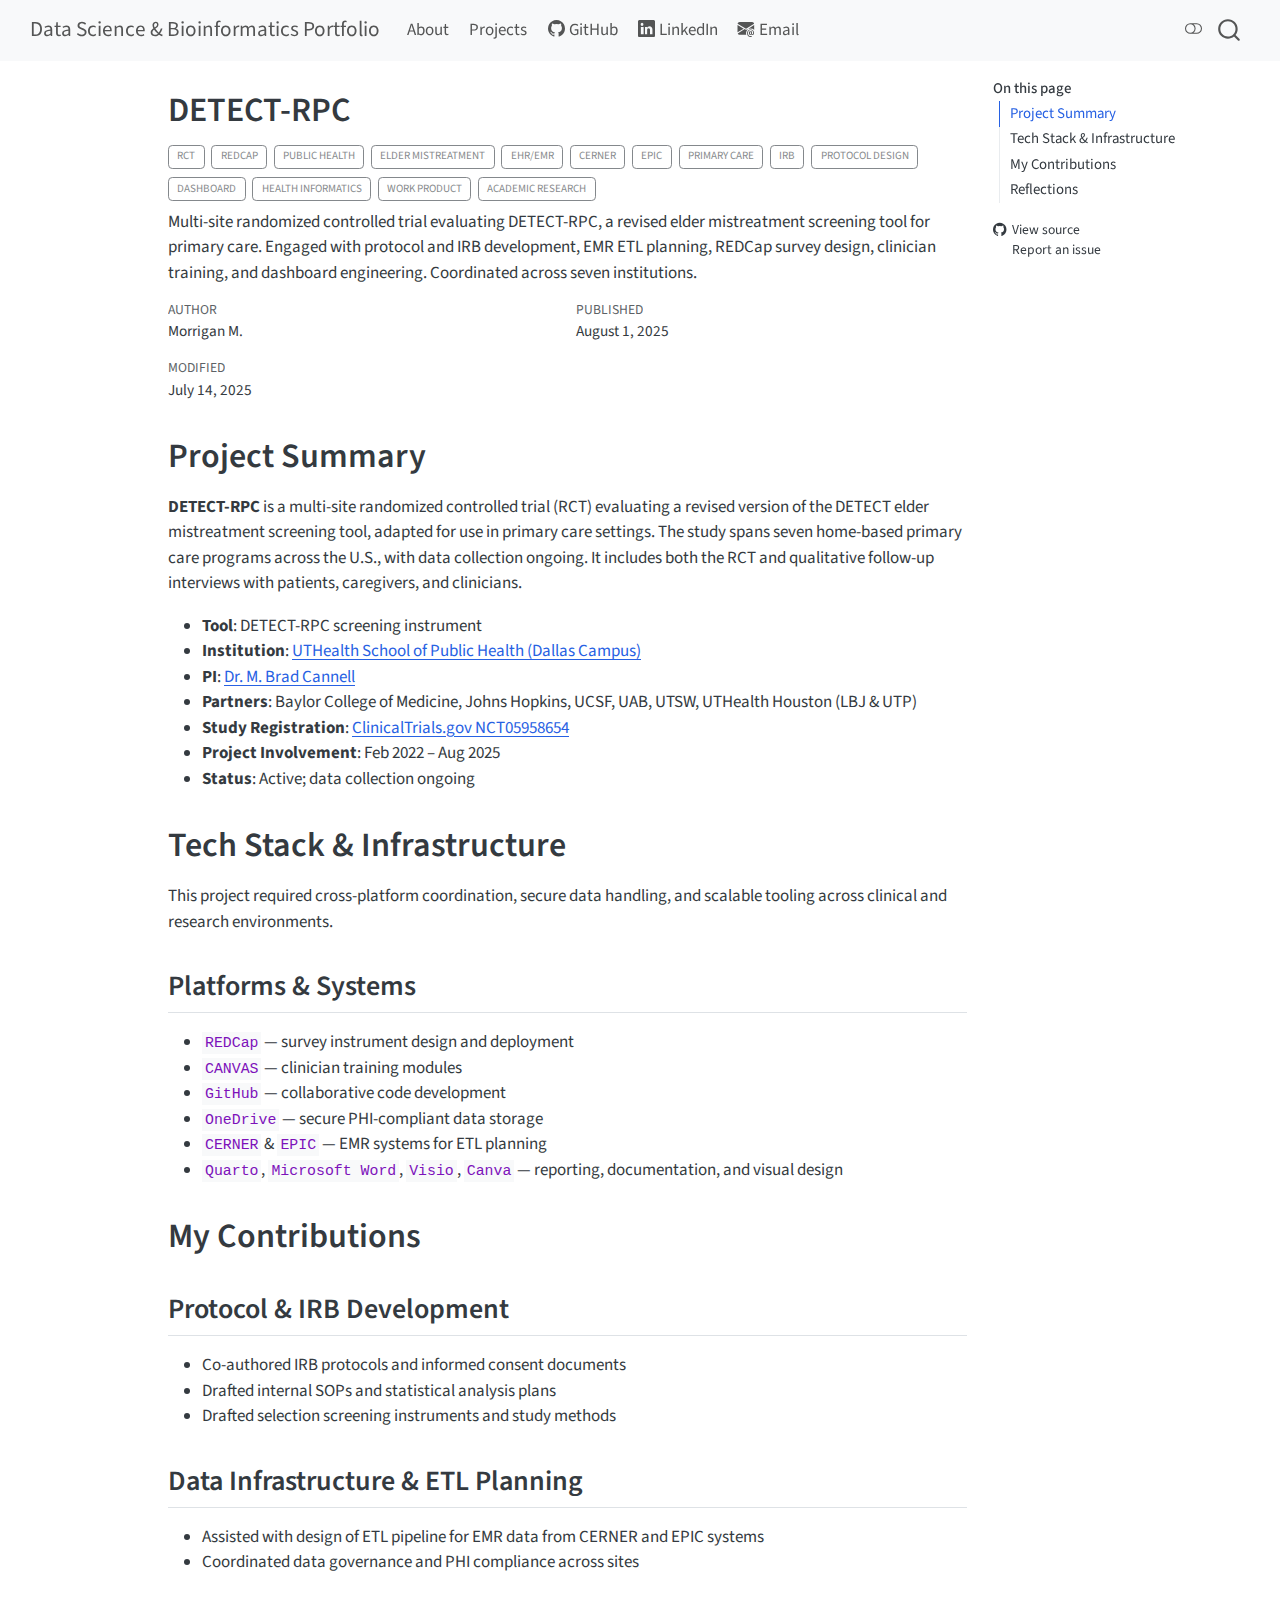
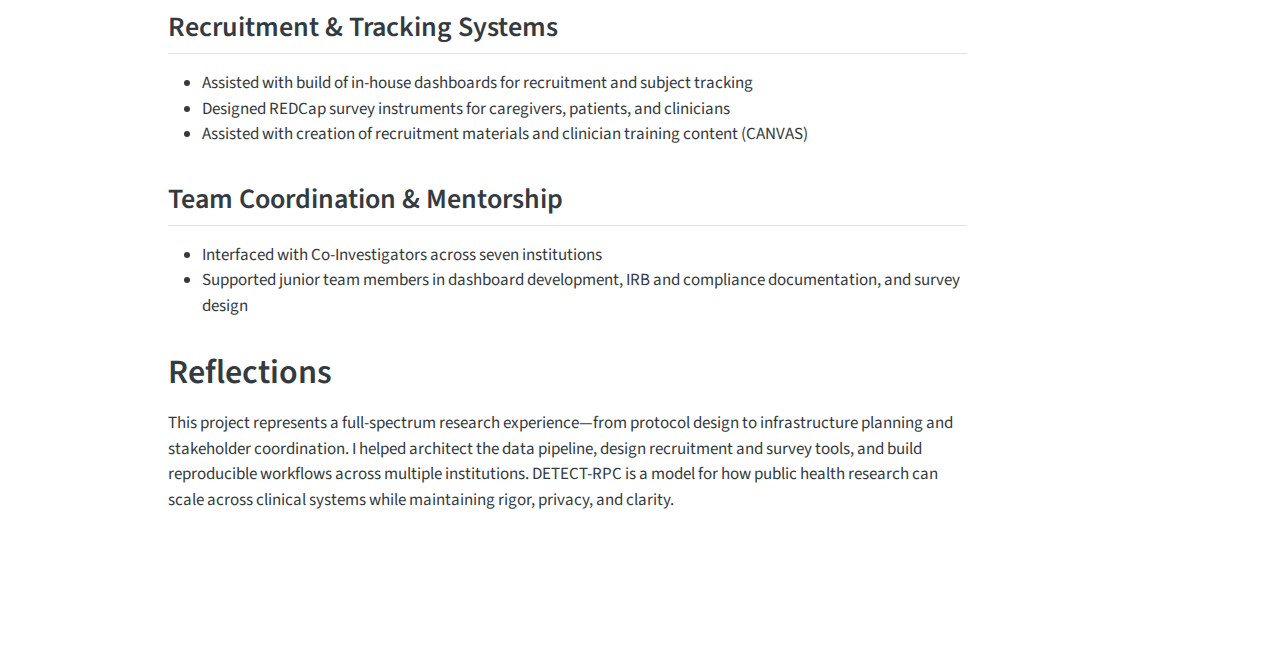
<file: docs/projects/posts/2025_detect-rpc.html>
<!DOCTYPE html>
<html xmlns="http://www.w3.org/1999/xhtml" lang="en" xml:lang="en"><head>

<meta charset="utf-8">
<meta name="generator" content="quarto-1.7.32">

<meta name="viewport" content="width=device-width, initial-scale=1.0, user-scalable=yes">

<meta name="author" content="Morrigan M.">
<meta name="dcterms.date" content="2025-08-01">
<meta name="description" content="Multi-site randomized controlled trial evaluating DETECT-RPC, a revised elder mistreatment screening tool for primary care. Engaged with protocol and IRB development, EMR ETL planning, REDCap survey design, clinician training, and dashboard engineering. Coordinated across seven institutions.">

<title>DETECT-RPC – Data Science &amp; Bioinformatics Portfolio</title>
<style>
code{white-space: pre-wrap;}
span.smallcaps{font-variant: small-caps;}
div.columns{display: flex; gap: min(4vw, 1.5em);}
div.column{flex: auto; overflow-x: auto;}
div.hanging-indent{margin-left: 1.5em; text-indent: -1.5em;}
ul.task-list{list-style: none;}
ul.task-list li input[type="checkbox"] {
  width: 0.8em;
  margin: 0 0.8em 0.2em -1em; /* quarto-specific, see https://github.com/quarto-dev/quarto-cli/issues/4556 */ 
  vertical-align: middle;
}
</style>


<script src="../../site_libs/quarto-nav/quarto-nav.js"></script>
<script src="../../site_libs/quarto-nav/headroom.min.js"></script>
<script src="../../site_libs/clipboard/clipboard.min.js"></script>
<script src="../../site_libs/quarto-search/autocomplete.umd.js"></script>
<script src="../../site_libs/quarto-search/fuse.min.js"></script>
<script src="../../site_libs/quarto-search/quarto-search.js"></script>
<meta name="quarto:offset" content="../../">
<link href="../.././img/favicon-32x32.png" rel="icon" type="image/png">
<script src="../../site_libs/quarto-html/quarto.js" type="module"></script>
<script src="../../site_libs/quarto-html/tabsets/tabsets.js" type="module"></script>
<script src="../../site_libs/quarto-html/popper.min.js"></script>
<script src="../../site_libs/quarto-html/tippy.umd.min.js"></script>
<script src="../../site_libs/quarto-html/anchor.min.js"></script>
<link href="../../site_libs/quarto-html/tippy.css" rel="stylesheet">
<link href="../../site_libs/quarto-html/quarto-syntax-highlighting-37eea08aefeeee20ff55810ff984fec1.css" rel="stylesheet" class="quarto-color-scheme" id="quarto-text-highlighting-styles">
<link href="../../site_libs/quarto-html/quarto-syntax-highlighting-dark-2fef5ea3f8957b3e4ecc936fc74692ca.css" rel="stylesheet" class="quarto-color-scheme quarto-color-alternate" id="quarto-text-highlighting-styles">
<link href="../../site_libs/quarto-html/quarto-syntax-highlighting-37eea08aefeeee20ff55810ff984fec1.css" rel="stylesheet" class="quarto-color-scheme-extra" id="quarto-text-highlighting-styles">
<script src="../../site_libs/bootstrap/bootstrap.min.js"></script>
<link href="../../site_libs/bootstrap/bootstrap-icons.css" rel="stylesheet">
<link href="../../site_libs/bootstrap/bootstrap-a8daa347c29f3bce361fb1b75b940d3b.min.css" rel="stylesheet" append-hash="true" class="quarto-color-scheme" id="quarto-bootstrap" data-mode="light">
<link href="../../site_libs/bootstrap/bootstrap-dark-ca131377d38971f765fa5a67f280c60e.min.css" rel="stylesheet" append-hash="true" class="quarto-color-scheme quarto-color-alternate" id="quarto-bootstrap" data-mode="dark">
<link href="../../site_libs/bootstrap/bootstrap-a8daa347c29f3bce361fb1b75b940d3b.min.css" rel="stylesheet" append-hash="true" class="quarto-color-scheme-extra" id="quarto-bootstrap" data-mode="light">
<script id="quarto-search-options" type="application/json">{
  "location": "navbar",
  "copy-button": false,
  "collapse-after": 3,
  "panel-placement": "end",
  "type": "overlay",
  "limit": 50,
  "keyboard-shortcut": [
    "f",
    "/",
    "s"
  ],
  "show-item-context": false,
  "language": {
    "search-no-results-text": "No results",
    "search-matching-documents-text": "matching documents",
    "search-copy-link-title": "Copy link to search",
    "search-hide-matches-text": "Hide additional matches",
    "search-more-match-text": "more match in this document",
    "search-more-matches-text": "more matches in this document",
    "search-clear-button-title": "Clear",
    "search-text-placeholder": "",
    "search-detached-cancel-button-title": "Cancel",
    "search-submit-button-title": "Submit",
    "search-label": "Search"
  }
}</script>


</head>

<body class="nav-fixed quarto-light"><script id="quarto-html-before-body" type="application/javascript">
    const toggleBodyColorMode = (bsSheetEl) => {
      const mode = bsSheetEl.getAttribute("data-mode");
      const bodyEl = window.document.querySelector("body");
      if (mode === "dark") {
        bodyEl.classList.add("quarto-dark");
        bodyEl.classList.remove("quarto-light");
      } else {
        bodyEl.classList.add("quarto-light");
        bodyEl.classList.remove("quarto-dark");
      }
    }
    const toggleBodyColorPrimary = () => {
      const bsSheetEl = window.document.querySelector("link#quarto-bootstrap:not([rel=disabled-stylesheet])");
      if (bsSheetEl) {
        toggleBodyColorMode(bsSheetEl);
      }
    }
    const setColorSchemeToggle = (alternate) => {
      const toggles = window.document.querySelectorAll('.quarto-color-scheme-toggle');
      for (let i=0; i < toggles.length; i++) {
        const toggle = toggles[i];
        if (toggle) {
          if (alternate) {
            toggle.classList.add("alternate");
          } else {
            toggle.classList.remove("alternate");
          }
        }
      }
    };
    const toggleColorMode = (alternate) => {
      // Switch the stylesheets
      const primaryStylesheets = window.document.querySelectorAll('link.quarto-color-scheme:not(.quarto-color-alternate)');
      const alternateStylesheets = window.document.querySelectorAll('link.quarto-color-scheme.quarto-color-alternate');
      manageTransitions('#quarto-margin-sidebar .nav-link', false);
      if (alternate) {
        // note: dark is layered on light, we don't disable primary!
        enableStylesheet(alternateStylesheets);
        for (const sheetNode of alternateStylesheets) {
          if (sheetNode.id === "quarto-bootstrap") {
            toggleBodyColorMode(sheetNode);
          }
        }
      } else {
        disableStylesheet(alternateStylesheets);
        enableStylesheet(primaryStylesheets)
        toggleBodyColorPrimary();
      }
      manageTransitions('#quarto-margin-sidebar .nav-link', true);
      // Switch the toggles
      setColorSchemeToggle(alternate)
      // Hack to workaround the fact that safari doesn't
      // properly recolor the scrollbar when toggling (#1455)
      if (navigator.userAgent.indexOf('Safari') > 0 && navigator.userAgent.indexOf('Chrome') == -1) {
        manageTransitions("body", false);
        window.scrollTo(0, 1);
        setTimeout(() => {
          window.scrollTo(0, 0);
          manageTransitions("body", true);
        }, 40);
      }
    }
    const disableStylesheet = (stylesheets) => {
      for (let i=0; i < stylesheets.length; i++) {
        const stylesheet = stylesheets[i];
        stylesheet.rel = 'disabled-stylesheet';
      }
    }
    const enableStylesheet = (stylesheets) => {
      for (let i=0; i < stylesheets.length; i++) {
        const stylesheet = stylesheets[i];
        if(stylesheet.rel !== 'stylesheet') { // for Chrome, which will still FOUC without this check
          stylesheet.rel = 'stylesheet';
        }
      }
    }
    const manageTransitions = (selector, allowTransitions) => {
      const els = window.document.querySelectorAll(selector);
      for (let i=0; i < els.length; i++) {
        const el = els[i];
        if (allowTransitions) {
          el.classList.remove('notransition');
        } else {
          el.classList.add('notransition');
        }
      }
    }
    const isFileUrl = () => {
      return window.location.protocol === 'file:';
    }
    const hasAlternateSentinel = () => {
      let styleSentinel = getColorSchemeSentinel();
      if (styleSentinel !== null) {
        return styleSentinel === "alternate";
      } else {
        return false;
      }
    }
    const setStyleSentinel = (alternate) => {
      const value = alternate ? "alternate" : "default";
      if (!isFileUrl()) {
        window.localStorage.setItem("quarto-color-scheme", value);
      } else {
        localAlternateSentinel = value;
      }
    }
    const getColorSchemeSentinel = () => {
      if (!isFileUrl()) {
        const storageValue = window.localStorage.getItem("quarto-color-scheme");
        return storageValue != null ? storageValue : localAlternateSentinel;
      } else {
        return localAlternateSentinel;
      }
    }
    const toggleGiscusIfUsed = (isAlternate, darkModeDefault) => {
      const baseTheme = document.querySelector('#giscus-base-theme')?.value ?? 'light';
      const alternateTheme = document.querySelector('#giscus-alt-theme')?.value ?? 'dark';
      let newTheme = '';
      if(authorPrefersDark) {
        newTheme = isAlternate ? baseTheme : alternateTheme;
      } else {
        newTheme = isAlternate ? alternateTheme : baseTheme;
      }
      const changeGiscusTheme = () => {
        // From: https://github.com/giscus/giscus/issues/336
        const sendMessage = (message) => {
          const iframe = document.querySelector('iframe.giscus-frame');
          if (!iframe) return;
          iframe.contentWindow.postMessage({ giscus: message }, 'https://giscus.app');
        }
        sendMessage({
          setConfig: {
            theme: newTheme
          }
        });
      }
      const isGiscussLoaded = window.document.querySelector('iframe.giscus-frame') !== null;
      if (isGiscussLoaded) {
        changeGiscusTheme();
      }
    };
    const authorPrefersDark = false;
    const queryPrefersDark = window.matchMedia('(prefers-color-scheme: dark)');
    const darkModeDefault = queryPrefersDark.matches;
      document.querySelector('link#quarto-text-highlighting-styles.quarto-color-scheme-extra').rel = 'disabled-stylesheet';
      document.querySelector('link#quarto-bootstrap.quarto-color-scheme-extra').rel = 'disabled-stylesheet';
    let localAlternateSentinel = darkModeDefault ? 'alternate' : 'default';
    // Dark / light mode switch
    window.quartoToggleColorScheme = () => {
      // Read the current dark / light value
      let toAlternate = !hasAlternateSentinel();
      toggleColorMode(toAlternate);
      setStyleSentinel(toAlternate);
      toggleGiscusIfUsed(toAlternate, darkModeDefault);
      window.dispatchEvent(new Event('resize'));
    };
    queryPrefersDark.addEventListener("change", e => {
      if(window.localStorage.getItem("quarto-color-scheme") !== null)
        return;
      const alternate = e.matches
      toggleColorMode(alternate);
      localAlternateSentinel = e.matches ? 'alternate' : 'default'; // this is used alongside local storage!
      toggleGiscusIfUsed(alternate, darkModeDefault);
    });
    // Switch to dark mode if need be
    if (hasAlternateSentinel()) {
      toggleColorMode(true);
    } else {
      toggleColorMode(false);
    }
  </script>

<div id="quarto-search-results"></div>
  <header id="quarto-header" class="headroom fixed-top">
    <nav class="navbar navbar-expand-lg " data-bs-theme="dark">
      <div class="navbar-container container-fluid">
      <div class="navbar-brand-container mx-auto">
    <a class="navbar-brand" href="../../index.html">
    <span class="navbar-title">Data Science &amp; Bioinformatics Portfolio</span>
    </a>
  </div>
            <div id="quarto-search" class="" title="Search"></div>
          <button class="navbar-toggler" type="button" data-bs-toggle="collapse" data-bs-target="#navbarCollapse" aria-controls="navbarCollapse" role="menu" aria-expanded="false" aria-label="Toggle navigation" onclick="if (window.quartoToggleHeadroom) { window.quartoToggleHeadroom(); }">
  <span class="navbar-toggler-icon"></span>
</button>
          <div class="collapse navbar-collapse" id="navbarCollapse">
            <ul class="navbar-nav navbar-nav-scroll me-auto">
  <li class="nav-item">
    <a class="nav-link" href="../../index.html"> 
<span class="menu-text">About</span></a>
  </li>  
  <li class="nav-item">
    <a class="nav-link" href="../../projects.html"> 
<span class="menu-text">Projects</span></a>
  </li>  
  <li class="nav-item">
    <a class="nav-link" href="https://github.com/corvidfox"> <i class="bi bi-github" role="img">
</i> 
<span class="menu-text">GitHub</span></a>
  </li>  
  <li class="nav-item">
    <a class="nav-link" href="https://www.linkedin.com/in/morrigan-mahady-6b640712b"> <i class="bi bi-linkedin" role="img">
</i> 
<span class="menu-text">LinkedIn</span></a>
  </li>  
  <li class="nav-item">
    <a class="nav-link" href="mailto:anmorrigan@proton.me"> <i class="bi bi-envelope-at-fill" role="img">
</i> 
<span class="menu-text">Email</span></a>
  </li>  
</ul>
          </div> <!-- /navcollapse -->
            <div class="quarto-navbar-tools">
  <a href="" class="quarto-color-scheme-toggle quarto-navigation-tool  px-1" onclick="window.quartoToggleColorScheme(); return false;" title="Toggle dark mode"><i class="bi"></i></a>
</div>
      </div> <!-- /container-fluid -->
    </nav>
</header>
<!-- content -->
<div id="quarto-content" class="quarto-container page-columns page-rows-contents page-layout-article page-navbar">
<!-- sidebar -->
<!-- margin-sidebar -->
    <div id="quarto-margin-sidebar" class="sidebar margin-sidebar">
        <nav id="TOC" role="doc-toc" class="toc-active">
    <h2 id="toc-title">On this page</h2>
   
  <ul>
  <li><a href="#project-summary" id="toc-project-summary" class="nav-link active" data-scroll-target="#project-summary">Project Summary</a></li>
  <li><a href="#tech-stack-infrastructure" id="toc-tech-stack-infrastructure" class="nav-link" data-scroll-target="#tech-stack-infrastructure">Tech Stack &amp; Infrastructure</a>
  <ul class="collapse">
  <li><a href="#platforms-systems" id="toc-platforms-systems" class="nav-link" data-scroll-target="#platforms-systems">Platforms &amp; Systems</a></li>
  </ul></li>
  <li><a href="#my-contributions" id="toc-my-contributions" class="nav-link" data-scroll-target="#my-contributions">My Contributions</a>
  <ul class="collapse">
  <li><a href="#protocol-irb-development" id="toc-protocol-irb-development" class="nav-link" data-scroll-target="#protocol-irb-development">Protocol &amp; IRB Development</a></li>
  <li><a href="#data-infrastructure-etl-planning" id="toc-data-infrastructure-etl-planning" class="nav-link" data-scroll-target="#data-infrastructure-etl-planning">Data Infrastructure &amp; ETL Planning</a></li>
  <li><a href="#recruitment-tracking-systems" id="toc-recruitment-tracking-systems" class="nav-link" data-scroll-target="#recruitment-tracking-systems">Recruitment &amp; Tracking Systems</a></li>
  <li><a href="#team-coordination-mentorship" id="toc-team-coordination-mentorship" class="nav-link" data-scroll-target="#team-coordination-mentorship">Team Coordination &amp; Mentorship</a></li>
  </ul></li>
  <li><a href="#reflections" id="toc-reflections" class="nav-link" data-scroll-target="#reflections">Reflections</a></li>
  </ul>
<div class="toc-actions"><ul><li><a href="https://github.com/corvidfox/corvidfox.github.io/blob/main/projects/posts/2025_detect-rpc.qmd" class="toc-action"><i class="bi bi-github"></i>View source</a></li><li><a href="https://github.com/corvidfox/corvidfox.github.io/issues/new" class="toc-action"><i class="bi empty"></i>Report an issue</a></li></ul></div></nav>
    </div>
<!-- main -->
<main class="content" id="quarto-document-content">


<header id="title-block-header" class="quarto-title-block default">
<div class="quarto-title">
<h1 class="title">DETECT-RPC</h1>
  <div class="quarto-categories">
    <div class="quarto-category">RCT</div>
    <div class="quarto-category">REDCap</div>
    <div class="quarto-category">Public Health</div>
    <div class="quarto-category">Elder Mistreatment</div>
    <div class="quarto-category">EHR/EMR</div>
    <div class="quarto-category">Cerner</div>
    <div class="quarto-category">EPIC</div>
    <div class="quarto-category">Primary Care</div>
    <div class="quarto-category">IRB</div>
    <div class="quarto-category">Protocol Design</div>
    <div class="quarto-category">Dashboard</div>
    <div class="quarto-category">Health Informatics</div>
    <div class="quarto-category">Work Product</div>
    <div class="quarto-category">Academic Research</div>
  </div>
  </div>

<div>
  <div class="description">
    Multi-site randomized controlled trial evaluating DETECT-RPC, a revised elder mistreatment screening tool for primary care. Engaged with protocol and IRB development, EMR ETL planning, REDCap survey design, clinician training, and dashboard engineering. Coordinated across seven institutions.
  </div>
</div>


<div class="quarto-title-meta">

    <div>
    <div class="quarto-title-meta-heading">Author</div>
    <div class="quarto-title-meta-contents">
             <p>Morrigan M. </p>
          </div>
  </div>
    
    <div>
    <div class="quarto-title-meta-heading">Published</div>
    <div class="quarto-title-meta-contents">
      <p class="date">August 1, 2025</p>
    </div>
  </div>
  
    <div>
    <div class="quarto-title-meta-heading">Modified</div>
    <div class="quarto-title-meta-contents">
      <p class="date-modified">July 14, 2025</p>
    </div>
  </div>
    
  </div>
  


</header>


<section id="project-summary" class="level1">
<h1>Project Summary</h1>
<p><strong>DETECT-RPC</strong> is a multi-site randomized controlled trial (RCT) evaluating a revised version of the DETECT elder mistreatment screening tool, adapted for use in primary care settings. The study spans seven home-based primary care programs across the U.S., with data collection ongoing. It includes both the RCT and qualitative follow-up interviews with patients, caregivers, and clinicians.</p>
<ul>
<li><strong>Tool</strong>: DETECT-RPC screening instrument<br>
</li>
<li><strong>Institution</strong>: <a href="https://sph.uth.edu/campuses/dallas">UTHealth School of Public Health (Dallas Campus)</a><br>
</li>
<li><strong>PI</strong>: <a href="https://brad-cannell.github.io/">Dr.&nbsp;M. Brad Cannell</a><br>
</li>
<li><strong>Partners</strong>: Baylor College of Medicine, Johns Hopkins, UCSF, UAB, UTSW, UTHealth Houston (LBJ &amp; UTP)<br>
</li>
<li><strong>Study Registration</strong>: <a href="https://clinicaltrials.gov/study/NCT05958654?term=detect&amp;rank=2">ClinicalTrials.gov NCT05958654</a><br>
</li>
<li><strong>Project Involvement</strong>: Feb 2022 – Aug 2025<br>
</li>
<li><strong>Status</strong>: Active; data collection ongoing</li>
</ul>
</section>
<section id="tech-stack-infrastructure" class="level1">
<h1>Tech Stack &amp; Infrastructure</h1>
<p>This project required cross-platform coordination, secure data handling, and scalable tooling across clinical and research environments.</p>
<section id="platforms-systems" class="level2">
<h2 class="anchored" data-anchor-id="platforms-systems">Platforms &amp; Systems</h2>
<ul>
<li><code>REDCap</code> — survey instrument design and deployment<br>
</li>
<li><code>CANVAS</code> — clinician training modules<br>
</li>
<li><code>GitHub</code> — collaborative code development<br>
</li>
<li><code>OneDrive</code> — secure PHI-compliant data storage<br>
</li>
<li><code>CERNER</code> &amp; <code>EPIC</code> — EMR systems for ETL planning<br>
</li>
<li><code>Quarto</code>, <code>Microsoft Word</code>, <code>Visio</code>, <code>Canva</code> — reporting, documentation, and visual design</li>
</ul>
</section>
</section>
<section id="my-contributions" class="level1">
<h1>My Contributions</h1>
<section id="protocol-irb-development" class="level2">
<h2 class="anchored" data-anchor-id="protocol-irb-development">Protocol &amp; IRB Development</h2>
<ul>
<li>Co-authored IRB protocols and informed consent documents<br>
</li>
<li>Drafted internal SOPs and statistical analysis plans<br>
</li>
<li>Drafted selection screening instruments and study methods</li>
</ul>
</section>
<section id="data-infrastructure-etl-planning" class="level2">
<h2 class="anchored" data-anchor-id="data-infrastructure-etl-planning">Data Infrastructure &amp; ETL Planning</h2>
<ul>
<li>Assisted with design of ETL pipeline for EMR data from CERNER and EPIC systems<br>
</li>
<li>Coordinated data governance and PHI compliance across sites</li>
</ul>
</section>
<section id="recruitment-tracking-systems" class="level2">
<h2 class="anchored" data-anchor-id="recruitment-tracking-systems">Recruitment &amp; Tracking Systems</h2>
<ul>
<li>Assisted with build of in-house dashboards for recruitment and subject tracking<br>
</li>
<li>Designed REDCap survey instruments for caregivers, patients, and clinicians<br>
</li>
<li>Assisted with creation of recruitment materials and clinician training content (CANVAS)</li>
</ul>
</section>
<section id="team-coordination-mentorship" class="level2">
<h2 class="anchored" data-anchor-id="team-coordination-mentorship">Team Coordination &amp; Mentorship</h2>
<ul>
<li>Interfaced with Co-Investigators across seven institutions<br>
</li>
<li>Supported junior team members in dashboard development, IRB and compliance documentation, and survey design</li>
</ul>
</section>
</section>
<section id="reflections" class="level1">
<h1>Reflections</h1>
<p>This project represents a full-spectrum research experience—from protocol design to infrastructure planning and stakeholder coordination. I helped architect the data pipeline, design recruitment and survey tools, and build reproducible workflows across multiple institutions. DETECT-RPC is a model for how public health research can scale across clinical systems while maintaining rigor, privacy, and clarity.</p>


</section>

<a onclick="window.scrollTo(0, 0); return false;" role="button" id="quarto-back-to-top"><i class="bi bi-arrow-up"></i> Back to top</a></main> <!-- /main -->
<script id="quarto-html-after-body" type="application/javascript">
  window.document.addEventListener("DOMContentLoaded", function (event) {
    // Ensure there is a toggle, if there isn't float one in the top right
    if (window.document.querySelector('.quarto-color-scheme-toggle') === null) {
      const a = window.document.createElement('a');
      a.classList.add('top-right');
      a.classList.add('quarto-color-scheme-toggle');
      a.href = "";
      a.onclick = function() { try { window.quartoToggleColorScheme(); } catch {} return false; };
      const i = window.document.createElement("i");
      i.classList.add('bi');
      a.appendChild(i);
      window.document.body.appendChild(a);
    }
    setColorSchemeToggle(hasAlternateSentinel())
    const icon = "";
    const anchorJS = new window.AnchorJS();
    anchorJS.options = {
      placement: 'right',
      icon: icon
    };
    anchorJS.add('.anchored');
    const isCodeAnnotation = (el) => {
      for (const clz of el.classList) {
        if (clz.startsWith('code-annotation-')) {                     
          return true;
        }
      }
      return false;
    }
    const onCopySuccess = function(e) {
      // button target
      const button = e.trigger;
      // don't keep focus
      button.blur();
      // flash "checked"
      button.classList.add('code-copy-button-checked');
      var currentTitle = button.getAttribute("title");
      button.setAttribute("title", "Copied!");
      let tooltip;
      if (window.bootstrap) {
        button.setAttribute("data-bs-toggle", "tooltip");
        button.setAttribute("data-bs-placement", "left");
        button.setAttribute("data-bs-title", "Copied!");
        tooltip = new bootstrap.Tooltip(button, 
          { trigger: "manual", 
            customClass: "code-copy-button-tooltip",
            offset: [0, -8]});
        tooltip.show();    
      }
      setTimeout(function() {
        if (tooltip) {
          tooltip.hide();
          button.removeAttribute("data-bs-title");
          button.removeAttribute("data-bs-toggle");
          button.removeAttribute("data-bs-placement");
        }
        button.setAttribute("title", currentTitle);
        button.classList.remove('code-copy-button-checked');
      }, 1000);
      // clear code selection
      e.clearSelection();
    }
    const getTextToCopy = function(trigger) {
        const codeEl = trigger.previousElementSibling.cloneNode(true);
        for (const childEl of codeEl.children) {
          if (isCodeAnnotation(childEl)) {
            childEl.remove();
          }
        }
        return codeEl.innerText;
    }
    const clipboard = new window.ClipboardJS('.code-copy-button:not([data-in-quarto-modal])', {
      text: getTextToCopy
    });
    clipboard.on('success', onCopySuccess);
    if (window.document.getElementById('quarto-embedded-source-code-modal')) {
      const clipboardModal = new window.ClipboardJS('.code-copy-button[data-in-quarto-modal]', {
        text: getTextToCopy,
        container: window.document.getElementById('quarto-embedded-source-code-modal')
      });
      clipboardModal.on('success', onCopySuccess);
    }
      var localhostRegex = new RegExp(/^(?:http|https):\/\/localhost\:?[0-9]*\//);
      var mailtoRegex = new RegExp(/^mailto:/);
        var filterRegex = new RegExp('/' + window.location.host + '/');
      var isInternal = (href) => {
          return filterRegex.test(href) || localhostRegex.test(href) || mailtoRegex.test(href);
      }
      // Inspect non-navigation links and adorn them if external
     var links = window.document.querySelectorAll('a[href]:not(.nav-link):not(.navbar-brand):not(.toc-action):not(.sidebar-link):not(.sidebar-item-toggle):not(.pagination-link):not(.no-external):not([aria-hidden]):not(.dropdown-item):not(.quarto-navigation-tool):not(.about-link)');
      for (var i=0; i<links.length; i++) {
        const link = links[i];
        if (!isInternal(link.href)) {
          // undo the damage that might have been done by quarto-nav.js in the case of
          // links that we want to consider external
          if (link.dataset.originalHref !== undefined) {
            link.href = link.dataset.originalHref;
          }
        }
      }
    function tippyHover(el, contentFn, onTriggerFn, onUntriggerFn) {
      const config = {
        allowHTML: true,
        maxWidth: 500,
        delay: 100,
        arrow: false,
        appendTo: function(el) {
            return el.parentElement;
        },
        interactive: true,
        interactiveBorder: 10,
        theme: 'quarto',
        placement: 'bottom-start',
      };
      if (contentFn) {
        config.content = contentFn;
      }
      if (onTriggerFn) {
        config.onTrigger = onTriggerFn;
      }
      if (onUntriggerFn) {
        config.onUntrigger = onUntriggerFn;
      }
      window.tippy(el, config); 
    }
    const noterefs = window.document.querySelectorAll('a[role="doc-noteref"]');
    for (var i=0; i<noterefs.length; i++) {
      const ref = noterefs[i];
      tippyHover(ref, function() {
        // use id or data attribute instead here
        let href = ref.getAttribute('data-footnote-href') || ref.getAttribute('href');
        try { href = new URL(href).hash; } catch {}
        const id = href.replace(/^#\/?/, "");
        const note = window.document.getElementById(id);
        if (note) {
          return note.innerHTML;
        } else {
          return "";
        }
      });
    }
    const xrefs = window.document.querySelectorAll('a.quarto-xref');
    const processXRef = (id, note) => {
      // Strip column container classes
      const stripColumnClz = (el) => {
        el.classList.remove("page-full", "page-columns");
        if (el.children) {
          for (const child of el.children) {
            stripColumnClz(child);
          }
        }
      }
      stripColumnClz(note)
      if (id === null || id.startsWith('sec-')) {
        // Special case sections, only their first couple elements
        const container = document.createElement("div");
        if (note.children && note.children.length > 2) {
          container.appendChild(note.children[0].cloneNode(true));
          for (let i = 1; i < note.children.length; i++) {
            const child = note.children[i];
            if (child.tagName === "P" && child.innerText === "") {
              continue;
            } else {
              container.appendChild(child.cloneNode(true));
              break;
            }
          }
          if (window.Quarto?.typesetMath) {
            window.Quarto.typesetMath(container);
          }
          return container.innerHTML
        } else {
          if (window.Quarto?.typesetMath) {
            window.Quarto.typesetMath(note);
          }
          return note.innerHTML;
        }
      } else {
        // Remove any anchor links if they are present
        const anchorLink = note.querySelector('a.anchorjs-link');
        if (anchorLink) {
          anchorLink.remove();
        }
        if (window.Quarto?.typesetMath) {
          window.Quarto.typesetMath(note);
        }
        if (note.classList.contains("callout")) {
          return note.outerHTML;
        } else {
          return note.innerHTML;
        }
      }
    }
    for (var i=0; i<xrefs.length; i++) {
      const xref = xrefs[i];
      tippyHover(xref, undefined, function(instance) {
        instance.disable();
        let url = xref.getAttribute('href');
        let hash = undefined; 
        if (url.startsWith('#')) {
          hash = url;
        } else {
          try { hash = new URL(url).hash; } catch {}
        }
        if (hash) {
          const id = hash.replace(/^#\/?/, "");
          const note = window.document.getElementById(id);
          if (note !== null) {
            try {
              const html = processXRef(id, note.cloneNode(true));
              instance.setContent(html);
            } finally {
              instance.enable();
              instance.show();
            }
          } else {
            // See if we can fetch this
            fetch(url.split('#')[0])
            .then(res => res.text())
            .then(html => {
              const parser = new DOMParser();
              const htmlDoc = parser.parseFromString(html, "text/html");
              const note = htmlDoc.getElementById(id);
              if (note !== null) {
                const html = processXRef(id, note);
                instance.setContent(html);
              } 
            }).finally(() => {
              instance.enable();
              instance.show();
            });
          }
        } else {
          // See if we can fetch a full url (with no hash to target)
          // This is a special case and we should probably do some content thinning / targeting
          fetch(url)
          .then(res => res.text())
          .then(html => {
            const parser = new DOMParser();
            const htmlDoc = parser.parseFromString(html, "text/html");
            const note = htmlDoc.querySelector('main.content');
            if (note !== null) {
              // This should only happen for chapter cross references
              // (since there is no id in the URL)
              // remove the first header
              if (note.children.length > 0 && note.children[0].tagName === "HEADER") {
                note.children[0].remove();
              }
              const html = processXRef(null, note);
              instance.setContent(html);
            } 
          }).finally(() => {
            instance.enable();
            instance.show();
          });
        }
      }, function(instance) {
      });
    }
        let selectedAnnoteEl;
        const selectorForAnnotation = ( cell, annotation) => {
          let cellAttr = 'data-code-cell="' + cell + '"';
          let lineAttr = 'data-code-annotation="' +  annotation + '"';
          const selector = 'span[' + cellAttr + '][' + lineAttr + ']';
          return selector;
        }
        const selectCodeLines = (annoteEl) => {
          const doc = window.document;
          const targetCell = annoteEl.getAttribute("data-target-cell");
          const targetAnnotation = annoteEl.getAttribute("data-target-annotation");
          const annoteSpan = window.document.querySelector(selectorForAnnotation(targetCell, targetAnnotation));
          const lines = annoteSpan.getAttribute("data-code-lines").split(",");
          const lineIds = lines.map((line) => {
            return targetCell + "-" + line;
          })
          let top = null;
          let height = null;
          let parent = null;
          if (lineIds.length > 0) {
              //compute the position of the single el (top and bottom and make a div)
              const el = window.document.getElementById(lineIds[0]);
              top = el.offsetTop;
              height = el.offsetHeight;
              parent = el.parentElement.parentElement;
            if (lineIds.length > 1) {
              const lastEl = window.document.getElementById(lineIds[lineIds.length - 1]);
              const bottom = lastEl.offsetTop + lastEl.offsetHeight;
              height = bottom - top;
            }
            if (top !== null && height !== null && parent !== null) {
              // cook up a div (if necessary) and position it 
              let div = window.document.getElementById("code-annotation-line-highlight");
              if (div === null) {
                div = window.document.createElement("div");
                div.setAttribute("id", "code-annotation-line-highlight");
                div.style.position = 'absolute';
                parent.appendChild(div);
              }
              div.style.top = top - 2 + "px";
              div.style.height = height + 4 + "px";
              div.style.left = 0;
              let gutterDiv = window.document.getElementById("code-annotation-line-highlight-gutter");
              if (gutterDiv === null) {
                gutterDiv = window.document.createElement("div");
                gutterDiv.setAttribute("id", "code-annotation-line-highlight-gutter");
                gutterDiv.style.position = 'absolute';
                const codeCell = window.document.getElementById(targetCell);
                const gutter = codeCell.querySelector('.code-annotation-gutter');
                gutter.appendChild(gutterDiv);
              }
              gutterDiv.style.top = top - 2 + "px";
              gutterDiv.style.height = height + 4 + "px";
            }
            selectedAnnoteEl = annoteEl;
          }
        };
        const unselectCodeLines = () => {
          const elementsIds = ["code-annotation-line-highlight", "code-annotation-line-highlight-gutter"];
          elementsIds.forEach((elId) => {
            const div = window.document.getElementById(elId);
            if (div) {
              div.remove();
            }
          });
          selectedAnnoteEl = undefined;
        };
          // Handle positioning of the toggle
      window.addEventListener(
        "resize",
        throttle(() => {
          elRect = undefined;
          if (selectedAnnoteEl) {
            selectCodeLines(selectedAnnoteEl);
          }
        }, 10)
      );
      function throttle(fn, ms) {
      let throttle = false;
      let timer;
        return (...args) => {
          if(!throttle) { // first call gets through
              fn.apply(this, args);
              throttle = true;
          } else { // all the others get throttled
              if(timer) clearTimeout(timer); // cancel #2
              timer = setTimeout(() => {
                fn.apply(this, args);
                timer = throttle = false;
              }, ms);
          }
        };
      }
        // Attach click handler to the DT
        const annoteDls = window.document.querySelectorAll('dt[data-target-cell]');
        for (const annoteDlNode of annoteDls) {
          annoteDlNode.addEventListener('click', (event) => {
            const clickedEl = event.target;
            if (clickedEl !== selectedAnnoteEl) {
              unselectCodeLines();
              const activeEl = window.document.querySelector('dt[data-target-cell].code-annotation-active');
              if (activeEl) {
                activeEl.classList.remove('code-annotation-active');
              }
              selectCodeLines(clickedEl);
              clickedEl.classList.add('code-annotation-active');
            } else {
              // Unselect the line
              unselectCodeLines();
              clickedEl.classList.remove('code-annotation-active');
            }
          });
        }
    const findCites = (el) => {
      const parentEl = el.parentElement;
      if (parentEl) {
        const cites = parentEl.dataset.cites;
        if (cites) {
          return {
            el,
            cites: cites.split(' ')
          };
        } else {
          return findCites(el.parentElement)
        }
      } else {
        return undefined;
      }
    };
    var bibliorefs = window.document.querySelectorAll('a[role="doc-biblioref"]');
    for (var i=0; i<bibliorefs.length; i++) {
      const ref = bibliorefs[i];
      const citeInfo = findCites(ref);
      if (citeInfo) {
        tippyHover(citeInfo.el, function() {
          var popup = window.document.createElement('div');
          citeInfo.cites.forEach(function(cite) {
            var citeDiv = window.document.createElement('div');
            citeDiv.classList.add('hanging-indent');
            citeDiv.classList.add('csl-entry');
            var biblioDiv = window.document.getElementById('ref-' + cite);
            if (biblioDiv) {
              citeDiv.innerHTML = biblioDiv.innerHTML;
            }
            popup.appendChild(citeDiv);
          });
          return popup.innerHTML;
        });
      }
    }
  });
  </script>
</div> <!-- /content -->




<footer class="footer"><div class="nav-footer"><div class="nav-footer-center"><div class="toc-actions d-sm-block d-md-none"><ul><li><a href="https://github.com/corvidfox/corvidfox.github.io/blob/main/projects/posts/2025_detect-rpc.qmd" class="toc-action"><i class="bi bi-github"></i>View source</a></li><li><a href="https://github.com/corvidfox/corvidfox.github.io/issues/new" class="toc-action"><i class="bi empty"></i>Report an issue</a></li></ul></div></div></div></footer></body></html>
</file>
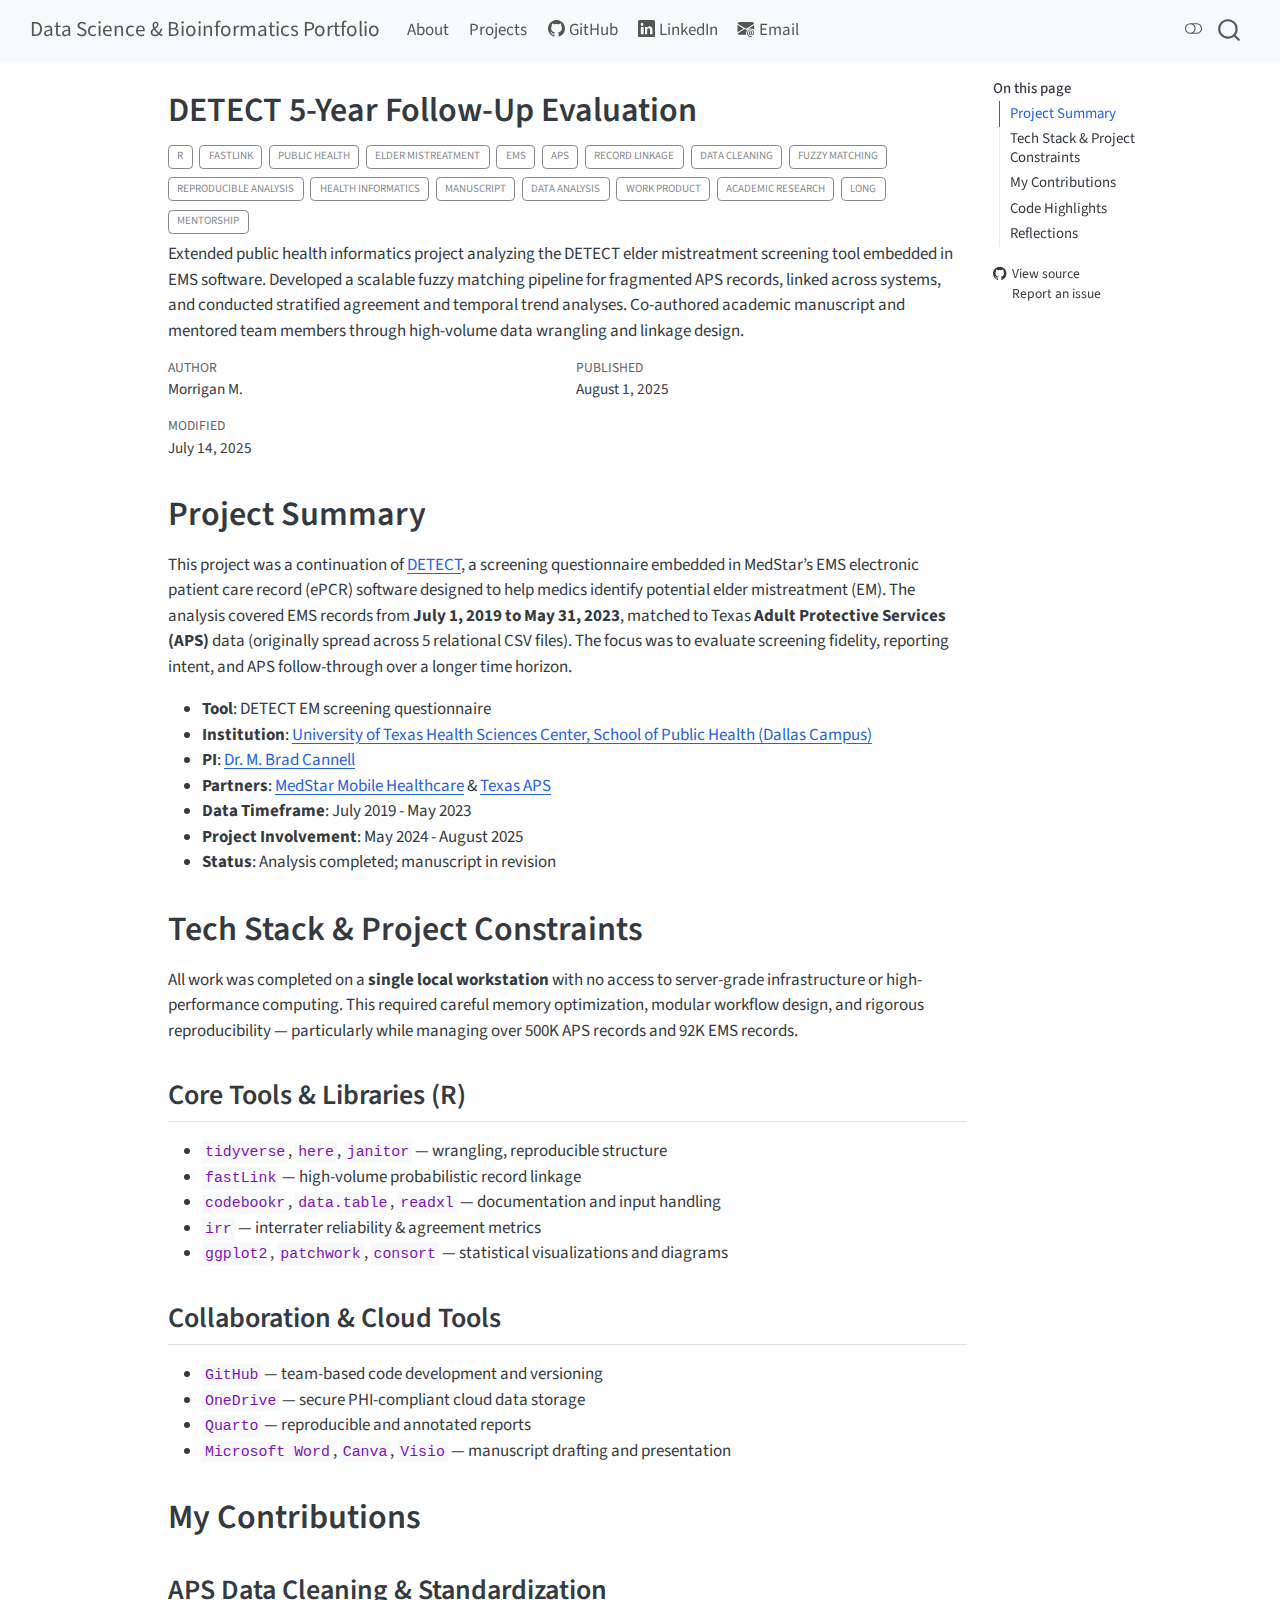
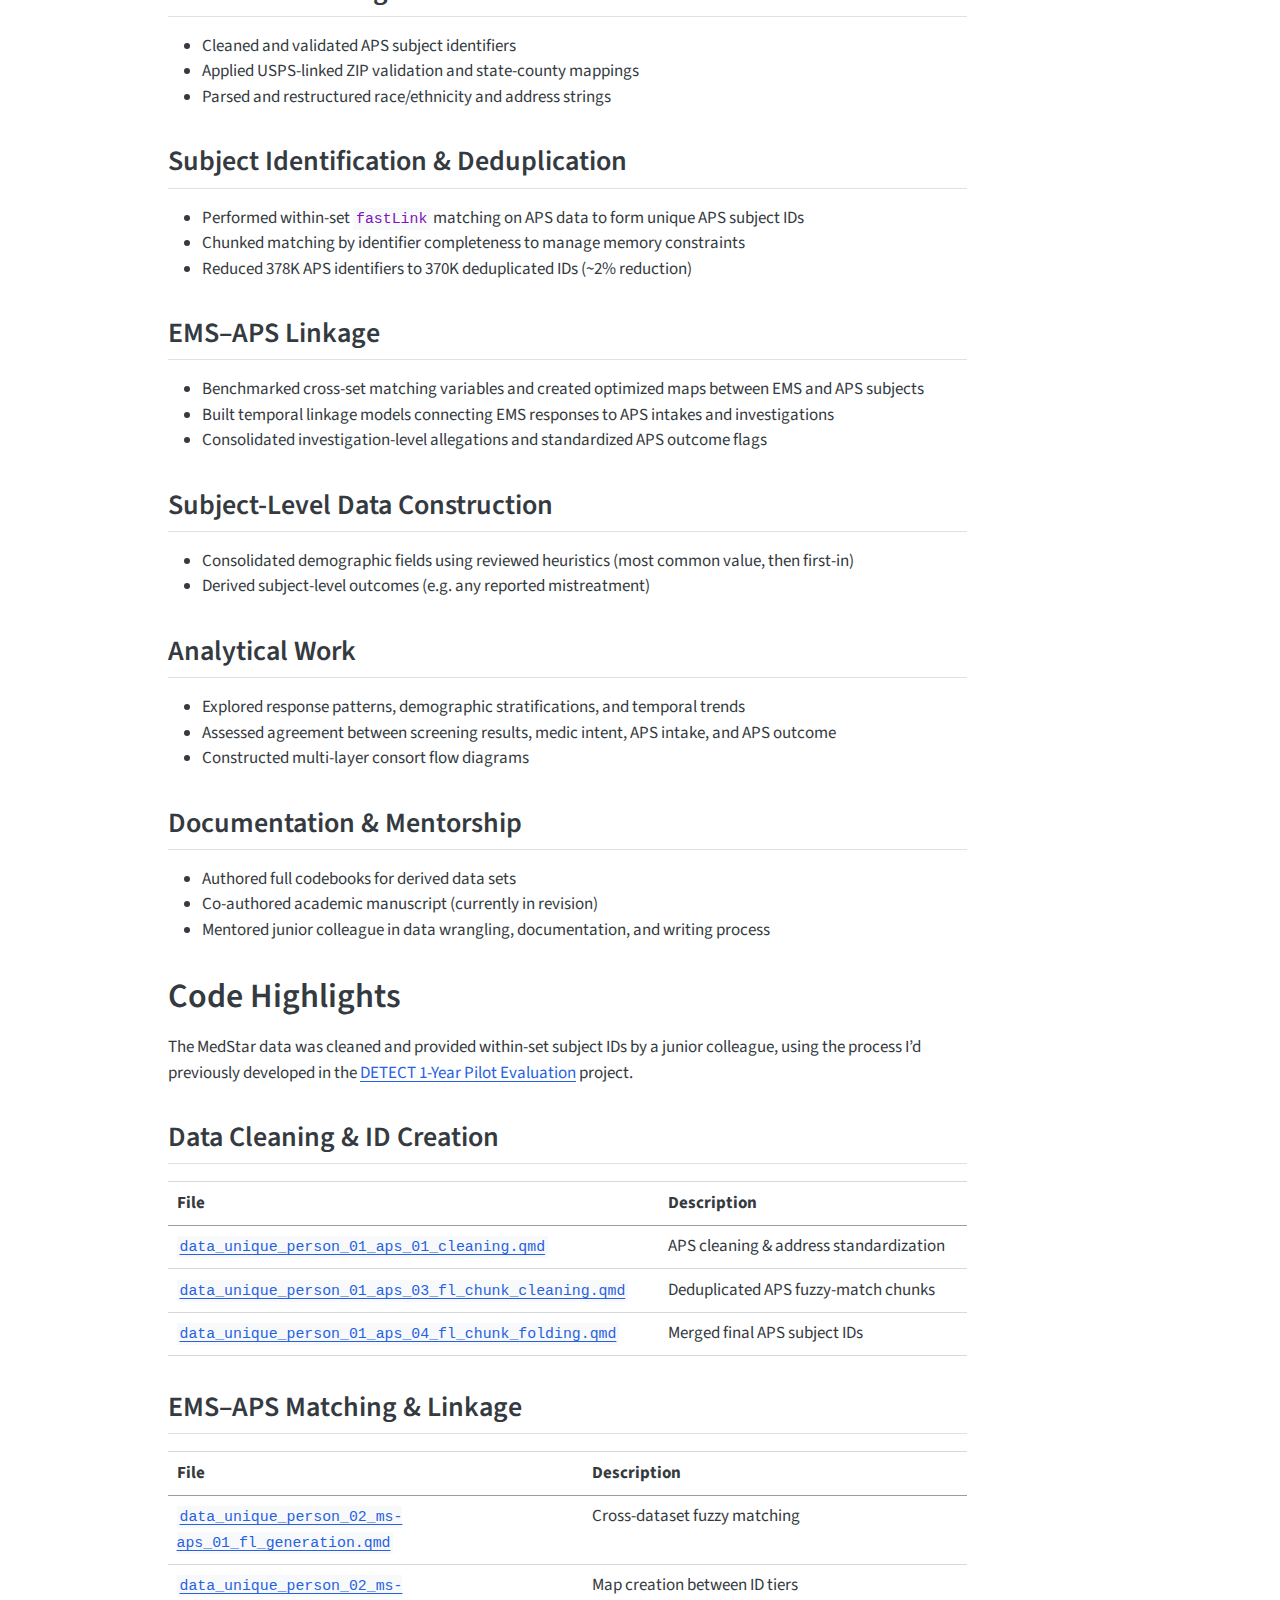
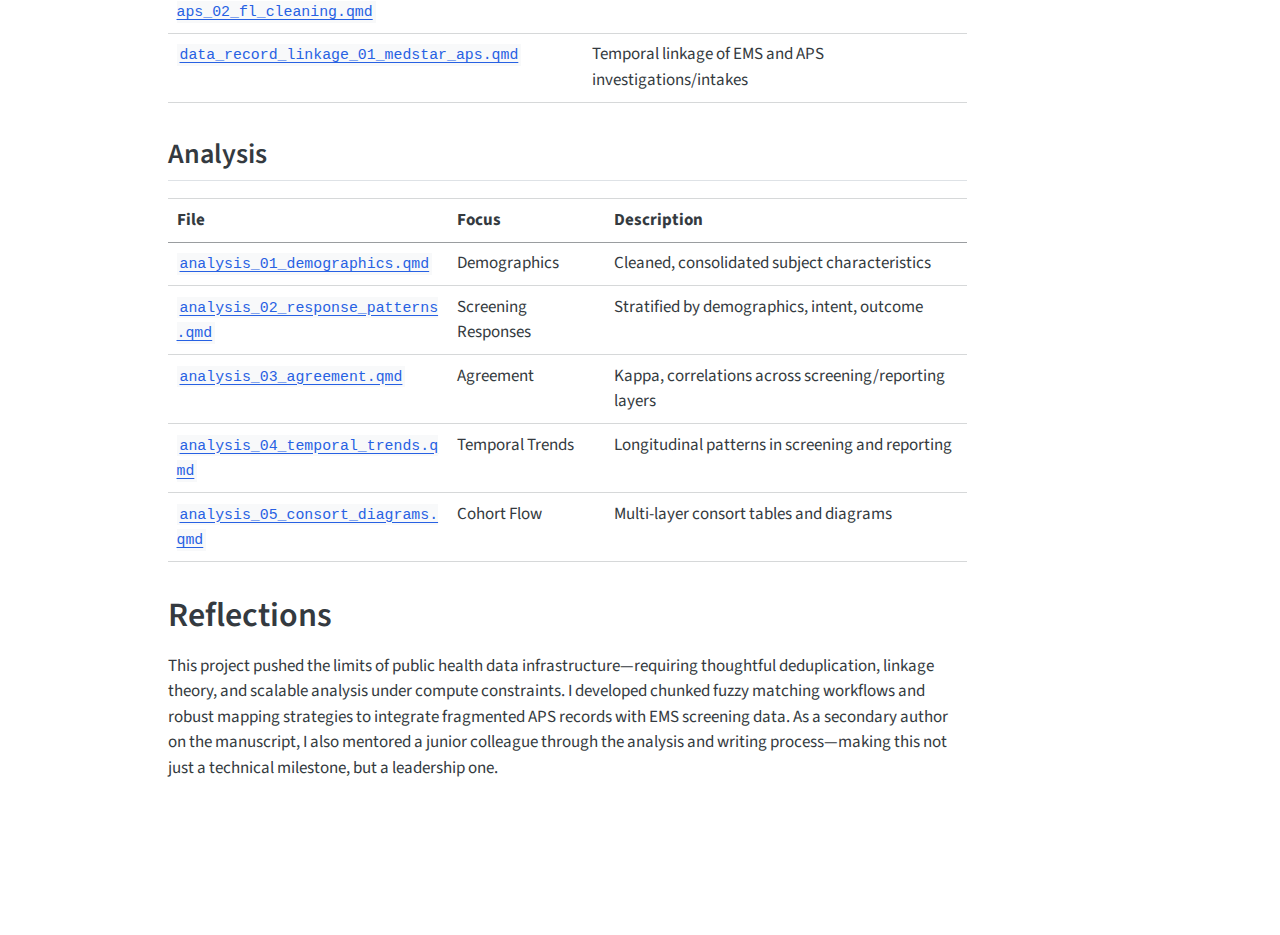
<file: docs/projects/posts/2025_detect_5-year.html>
<!DOCTYPE html>
<html xmlns="http://www.w3.org/1999/xhtml" lang="en" xml:lang="en"><head>

<meta charset="utf-8">
<meta name="generator" content="quarto-1.7.32">

<meta name="viewport" content="width=device-width, initial-scale=1.0, user-scalable=yes">

<meta name="author" content="Morrigan M.">
<meta name="dcterms.date" content="2025-08-01">
<meta name="description" content="Extended public health informatics project analyzing the DETECT elder mistreatment screening tool embedded in EMS software. Developed a scalable fuzzy matching pipeline for fragmented APS records, linked across systems, and conducted stratified agreement and temporal trend analyses. Co-authored academic manuscript and mentored team members through high-volume data wrangling and linkage design.">

<title>DETECT 5-Year Follow-Up Evaluation – Data Science &amp; Bioinformatics Portfolio</title>
<style>
code{white-space: pre-wrap;}
span.smallcaps{font-variant: small-caps;}
div.columns{display: flex; gap: min(4vw, 1.5em);}
div.column{flex: auto; overflow-x: auto;}
div.hanging-indent{margin-left: 1.5em; text-indent: -1.5em;}
ul.task-list{list-style: none;}
ul.task-list li input[type="checkbox"] {
  width: 0.8em;
  margin: 0 0.8em 0.2em -1em; /* quarto-specific, see https://github.com/quarto-dev/quarto-cli/issues/4556 */ 
  vertical-align: middle;
}
</style>


<script src="../../site_libs/quarto-nav/quarto-nav.js"></script>
<script src="../../site_libs/quarto-nav/headroom.min.js"></script>
<script src="../../site_libs/clipboard/clipboard.min.js"></script>
<script src="../../site_libs/quarto-search/autocomplete.umd.js"></script>
<script src="../../site_libs/quarto-search/fuse.min.js"></script>
<script src="../../site_libs/quarto-search/quarto-search.js"></script>
<meta name="quarto:offset" content="../../">
<link href="../.././img/favicon-32x32.png" rel="icon" type="image/png">
<script src="../../site_libs/quarto-html/quarto.js" type="module"></script>
<script src="../../site_libs/quarto-html/tabsets/tabsets.js" type="module"></script>
<script src="../../site_libs/quarto-html/popper.min.js"></script>
<script src="../../site_libs/quarto-html/tippy.umd.min.js"></script>
<script src="../../site_libs/quarto-html/anchor.min.js"></script>
<link href="../../site_libs/quarto-html/tippy.css" rel="stylesheet">
<link href="../../site_libs/quarto-html/quarto-syntax-highlighting-37eea08aefeeee20ff55810ff984fec1.css" rel="stylesheet" class="quarto-color-scheme" id="quarto-text-highlighting-styles">
<link href="../../site_libs/quarto-html/quarto-syntax-highlighting-dark-2fef5ea3f8957b3e4ecc936fc74692ca.css" rel="stylesheet" class="quarto-color-scheme quarto-color-alternate" id="quarto-text-highlighting-styles">
<link href="../../site_libs/quarto-html/quarto-syntax-highlighting-37eea08aefeeee20ff55810ff984fec1.css" rel="stylesheet" class="quarto-color-scheme-extra" id="quarto-text-highlighting-styles">
<script src="../../site_libs/bootstrap/bootstrap.min.js"></script>
<link href="../../site_libs/bootstrap/bootstrap-icons.css" rel="stylesheet">
<link href="../../site_libs/bootstrap/bootstrap-a8daa347c29f3bce361fb1b75b940d3b.min.css" rel="stylesheet" append-hash="true" class="quarto-color-scheme" id="quarto-bootstrap" data-mode="light">
<link href="../../site_libs/bootstrap/bootstrap-dark-ca131377d38971f765fa5a67f280c60e.min.css" rel="stylesheet" append-hash="true" class="quarto-color-scheme quarto-color-alternate" id="quarto-bootstrap" data-mode="dark">
<link href="../../site_libs/bootstrap/bootstrap-a8daa347c29f3bce361fb1b75b940d3b.min.css" rel="stylesheet" append-hash="true" class="quarto-color-scheme-extra" id="quarto-bootstrap" data-mode="light">
<script id="quarto-search-options" type="application/json">{
  "location": "navbar",
  "copy-button": false,
  "collapse-after": 3,
  "panel-placement": "end",
  "type": "overlay",
  "limit": 50,
  "keyboard-shortcut": [
    "f",
    "/",
    "s"
  ],
  "show-item-context": false,
  "language": {
    "search-no-results-text": "No results",
    "search-matching-documents-text": "matching documents",
    "search-copy-link-title": "Copy link to search",
    "search-hide-matches-text": "Hide additional matches",
    "search-more-match-text": "more match in this document",
    "search-more-matches-text": "more matches in this document",
    "search-clear-button-title": "Clear",
    "search-text-placeholder": "",
    "search-detached-cancel-button-title": "Cancel",
    "search-submit-button-title": "Submit",
    "search-label": "Search"
  }
}</script>


</head>

<body class="nav-fixed quarto-light"><script id="quarto-html-before-body" type="application/javascript">
    const toggleBodyColorMode = (bsSheetEl) => {
      const mode = bsSheetEl.getAttribute("data-mode");
      const bodyEl = window.document.querySelector("body");
      if (mode === "dark") {
        bodyEl.classList.add("quarto-dark");
        bodyEl.classList.remove("quarto-light");
      } else {
        bodyEl.classList.add("quarto-light");
        bodyEl.classList.remove("quarto-dark");
      }
    }
    const toggleBodyColorPrimary = () => {
      const bsSheetEl = window.document.querySelector("link#quarto-bootstrap:not([rel=disabled-stylesheet])");
      if (bsSheetEl) {
        toggleBodyColorMode(bsSheetEl);
      }
    }
    const setColorSchemeToggle = (alternate) => {
      const toggles = window.document.querySelectorAll('.quarto-color-scheme-toggle');
      for (let i=0; i < toggles.length; i++) {
        const toggle = toggles[i];
        if (toggle) {
          if (alternate) {
            toggle.classList.add("alternate");
          } else {
            toggle.classList.remove("alternate");
          }
        }
      }
    };
    const toggleColorMode = (alternate) => {
      // Switch the stylesheets
      const primaryStylesheets = window.document.querySelectorAll('link.quarto-color-scheme:not(.quarto-color-alternate)');
      const alternateStylesheets = window.document.querySelectorAll('link.quarto-color-scheme.quarto-color-alternate');
      manageTransitions('#quarto-margin-sidebar .nav-link', false);
      if (alternate) {
        // note: dark is layered on light, we don't disable primary!
        enableStylesheet(alternateStylesheets);
        for (const sheetNode of alternateStylesheets) {
          if (sheetNode.id === "quarto-bootstrap") {
            toggleBodyColorMode(sheetNode);
          }
        }
      } else {
        disableStylesheet(alternateStylesheets);
        enableStylesheet(primaryStylesheets)
        toggleBodyColorPrimary();
      }
      manageTransitions('#quarto-margin-sidebar .nav-link', true);
      // Switch the toggles
      setColorSchemeToggle(alternate)
      // Hack to workaround the fact that safari doesn't
      // properly recolor the scrollbar when toggling (#1455)
      if (navigator.userAgent.indexOf('Safari') > 0 && navigator.userAgent.indexOf('Chrome') == -1) {
        manageTransitions("body", false);
        window.scrollTo(0, 1);
        setTimeout(() => {
          window.scrollTo(0, 0);
          manageTransitions("body", true);
        }, 40);
      }
    }
    const disableStylesheet = (stylesheets) => {
      for (let i=0; i < stylesheets.length; i++) {
        const stylesheet = stylesheets[i];
        stylesheet.rel = 'disabled-stylesheet';
      }
    }
    const enableStylesheet = (stylesheets) => {
      for (let i=0; i < stylesheets.length; i++) {
        const stylesheet = stylesheets[i];
        if(stylesheet.rel !== 'stylesheet') { // for Chrome, which will still FOUC without this check
          stylesheet.rel = 'stylesheet';
        }
      }
    }
    const manageTransitions = (selector, allowTransitions) => {
      const els = window.document.querySelectorAll(selector);
      for (let i=0; i < els.length; i++) {
        const el = els[i];
        if (allowTransitions) {
          el.classList.remove('notransition');
        } else {
          el.classList.add('notransition');
        }
      }
    }
    const isFileUrl = () => {
      return window.location.protocol === 'file:';
    }
    const hasAlternateSentinel = () => {
      let styleSentinel = getColorSchemeSentinel();
      if (styleSentinel !== null) {
        return styleSentinel === "alternate";
      } else {
        return false;
      }
    }
    const setStyleSentinel = (alternate) => {
      const value = alternate ? "alternate" : "default";
      if (!isFileUrl()) {
        window.localStorage.setItem("quarto-color-scheme", value);
      } else {
        localAlternateSentinel = value;
      }
    }
    const getColorSchemeSentinel = () => {
      if (!isFileUrl()) {
        const storageValue = window.localStorage.getItem("quarto-color-scheme");
        return storageValue != null ? storageValue : localAlternateSentinel;
      } else {
        return localAlternateSentinel;
      }
    }
    const toggleGiscusIfUsed = (isAlternate, darkModeDefault) => {
      const baseTheme = document.querySelector('#giscus-base-theme')?.value ?? 'light';
      const alternateTheme = document.querySelector('#giscus-alt-theme')?.value ?? 'dark';
      let newTheme = '';
      if(authorPrefersDark) {
        newTheme = isAlternate ? baseTheme : alternateTheme;
      } else {
        newTheme = isAlternate ? alternateTheme : baseTheme;
      }
      const changeGiscusTheme = () => {
        // From: https://github.com/giscus/giscus/issues/336
        const sendMessage = (message) => {
          const iframe = document.querySelector('iframe.giscus-frame');
          if (!iframe) return;
          iframe.contentWindow.postMessage({ giscus: message }, 'https://giscus.app');
        }
        sendMessage({
          setConfig: {
            theme: newTheme
          }
        });
      }
      const isGiscussLoaded = window.document.querySelector('iframe.giscus-frame') !== null;
      if (isGiscussLoaded) {
        changeGiscusTheme();
      }
    };
    const authorPrefersDark = false;
    const queryPrefersDark = window.matchMedia('(prefers-color-scheme: dark)');
    const darkModeDefault = queryPrefersDark.matches;
      document.querySelector('link#quarto-text-highlighting-styles.quarto-color-scheme-extra').rel = 'disabled-stylesheet';
      document.querySelector('link#quarto-bootstrap.quarto-color-scheme-extra').rel = 'disabled-stylesheet';
    let localAlternateSentinel = darkModeDefault ? 'alternate' : 'default';
    // Dark / light mode switch
    window.quartoToggleColorScheme = () => {
      // Read the current dark / light value
      let toAlternate = !hasAlternateSentinel();
      toggleColorMode(toAlternate);
      setStyleSentinel(toAlternate);
      toggleGiscusIfUsed(toAlternate, darkModeDefault);
      window.dispatchEvent(new Event('resize'));
    };
    queryPrefersDark.addEventListener("change", e => {
      if(window.localStorage.getItem("quarto-color-scheme") !== null)
        return;
      const alternate = e.matches
      toggleColorMode(alternate);
      localAlternateSentinel = e.matches ? 'alternate' : 'default'; // this is used alongside local storage!
      toggleGiscusIfUsed(alternate, darkModeDefault);
    });
    // Switch to dark mode if need be
    if (hasAlternateSentinel()) {
      toggleColorMode(true);
    } else {
      toggleColorMode(false);
    }
  </script>

<div id="quarto-search-results"></div>
  <header id="quarto-header" class="headroom fixed-top">
    <nav class="navbar navbar-expand-lg " data-bs-theme="dark">
      <div class="navbar-container container-fluid">
      <div class="navbar-brand-container mx-auto">
    <a class="navbar-brand" href="../../index.html">
    <span class="navbar-title">Data Science &amp; Bioinformatics Portfolio</span>
    </a>
  </div>
            <div id="quarto-search" class="" title="Search"></div>
          <button class="navbar-toggler" type="button" data-bs-toggle="collapse" data-bs-target="#navbarCollapse" aria-controls="navbarCollapse" role="menu" aria-expanded="false" aria-label="Toggle navigation" onclick="if (window.quartoToggleHeadroom) { window.quartoToggleHeadroom(); }">
  <span class="navbar-toggler-icon"></span>
</button>
          <div class="collapse navbar-collapse" id="navbarCollapse">
            <ul class="navbar-nav navbar-nav-scroll me-auto">
  <li class="nav-item">
    <a class="nav-link" href="../../index.html"> 
<span class="menu-text">About</span></a>
  </li>  
  <li class="nav-item">
    <a class="nav-link" href="../../projects.html"> 
<span class="menu-text">Projects</span></a>
  </li>  
  <li class="nav-item">
    <a class="nav-link" href="https://github.com/corvidfox"> <i class="bi bi-github" role="img">
</i> 
<span class="menu-text">GitHub</span></a>
  </li>  
  <li class="nav-item">
    <a class="nav-link" href="https://www.linkedin.com/in/morrigan-mahady-6b640712b"> <i class="bi bi-linkedin" role="img">
</i> 
<span class="menu-text">LinkedIn</span></a>
  </li>  
  <li class="nav-item">
    <a class="nav-link" href="mailto:anmorrigan@proton.me"> <i class="bi bi-envelope-at-fill" role="img">
</i> 
<span class="menu-text">Email</span></a>
  </li>  
</ul>
          </div> <!-- /navcollapse -->
            <div class="quarto-navbar-tools">
  <a href="" class="quarto-color-scheme-toggle quarto-navigation-tool  px-1" onclick="window.quartoToggleColorScheme(); return false;" title="Toggle dark mode"><i class="bi"></i></a>
</div>
      </div> <!-- /container-fluid -->
    </nav>
</header>
<!-- content -->
<div id="quarto-content" class="quarto-container page-columns page-rows-contents page-layout-article page-navbar">
<!-- sidebar -->
<!-- margin-sidebar -->
    <div id="quarto-margin-sidebar" class="sidebar margin-sidebar">
        <nav id="TOC" role="doc-toc" class="toc-active">
    <h2 id="toc-title">On this page</h2>
   
  <ul>
  <li><a href="#project-summary" id="toc-project-summary" class="nav-link active" data-scroll-target="#project-summary">Project Summary</a></li>
  <li><a href="#tech-stack-project-constraints" id="toc-tech-stack-project-constraints" class="nav-link" data-scroll-target="#tech-stack-project-constraints">Tech Stack &amp; Project Constraints</a>
  <ul class="collapse">
  <li><a href="#core-tools-libraries-r" id="toc-core-tools-libraries-r" class="nav-link" data-scroll-target="#core-tools-libraries-r">Core Tools &amp; Libraries (R)</a></li>
  <li><a href="#collaboration-cloud-tools" id="toc-collaboration-cloud-tools" class="nav-link" data-scroll-target="#collaboration-cloud-tools">Collaboration &amp; Cloud Tools</a></li>
  </ul></li>
  <li><a href="#my-contributions" id="toc-my-contributions" class="nav-link" data-scroll-target="#my-contributions">My Contributions</a>
  <ul class="collapse">
  <li><a href="#aps-data-cleaning-standardization" id="toc-aps-data-cleaning-standardization" class="nav-link" data-scroll-target="#aps-data-cleaning-standardization">APS Data Cleaning &amp; Standardization</a></li>
  <li><a href="#subject-identification-deduplication" id="toc-subject-identification-deduplication" class="nav-link" data-scroll-target="#subject-identification-deduplication">Subject Identification &amp; Deduplication</a></li>
  <li><a href="#emsaps-linkage" id="toc-emsaps-linkage" class="nav-link" data-scroll-target="#emsaps-linkage">EMS–APS Linkage</a></li>
  <li><a href="#subject-level-data-construction" id="toc-subject-level-data-construction" class="nav-link" data-scroll-target="#subject-level-data-construction">Subject-Level Data Construction</a></li>
  <li><a href="#analytical-work" id="toc-analytical-work" class="nav-link" data-scroll-target="#analytical-work">Analytical Work</a></li>
  <li><a href="#documentation-mentorship" id="toc-documentation-mentorship" class="nav-link" data-scroll-target="#documentation-mentorship">Documentation &amp; Mentorship</a></li>
  </ul></li>
  <li><a href="#code-highlights" id="toc-code-highlights" class="nav-link" data-scroll-target="#code-highlights">Code Highlights</a>
  <ul class="collapse">
  <li><a href="#data-cleaning-id-creation" id="toc-data-cleaning-id-creation" class="nav-link" data-scroll-target="#data-cleaning-id-creation">Data Cleaning &amp; ID Creation</a></li>
  <li><a href="#emsaps-matching-linkage" id="toc-emsaps-matching-linkage" class="nav-link" data-scroll-target="#emsaps-matching-linkage">EMS–APS Matching &amp; Linkage</a></li>
  <li><a href="#analysis" id="toc-analysis" class="nav-link" data-scroll-target="#analysis">Analysis</a></li>
  </ul></li>
  <li><a href="#reflections" id="toc-reflections" class="nav-link" data-scroll-target="#reflections">Reflections</a></li>
  </ul>
<div class="toc-actions"><ul><li><a href="https://github.com/corvidfox/corvidfox.github.io/blob/main/projects/posts/2025_detect_5-year.qmd" class="toc-action"><i class="bi bi-github"></i>View source</a></li><li><a href="https://github.com/corvidfox/corvidfox.github.io/issues/new" class="toc-action"><i class="bi empty"></i>Report an issue</a></li></ul></div></nav>
    </div>
<!-- main -->
<main class="content" id="quarto-document-content">


<header id="title-block-header" class="quarto-title-block default">
<div class="quarto-title">
<h1 class="title">DETECT 5-Year Follow-Up Evaluation</h1>
  <div class="quarto-categories">
    <div class="quarto-category">R</div>
    <div class="quarto-category">FastLink</div>
    <div class="quarto-category">Public Health</div>
    <div class="quarto-category">Elder Mistreatment</div>
    <div class="quarto-category">EMS</div>
    <div class="quarto-category">APS</div>
    <div class="quarto-category">Record Linkage</div>
    <div class="quarto-category">Data Cleaning</div>
    <div class="quarto-category">Fuzzy Matching</div>
    <div class="quarto-category">Reproducible Analysis</div>
    <div class="quarto-category">Health Informatics</div>
    <div class="quarto-category">Manuscript</div>
    <div class="quarto-category">Data Analysis</div>
    <div class="quarto-category">Work Product</div>
    <div class="quarto-category">Academic Research</div>
    <div class="quarto-category">Long</div>
    <div class="quarto-category">Mentorship</div>
  </div>
  </div>

<div>
  <div class="description">
    Extended public health informatics project analyzing the DETECT elder mistreatment screening tool embedded in EMS software. Developed a scalable fuzzy matching pipeline for fragmented APS records, linked across systems, and conducted stratified agreement and temporal trend analyses. Co-authored academic manuscript and mentored team members through high-volume data wrangling and linkage design.
  </div>
</div>


<div class="quarto-title-meta">

    <div>
    <div class="quarto-title-meta-heading">Author</div>
    <div class="quarto-title-meta-contents">
             <p>Morrigan M. </p>
          </div>
  </div>
    
    <div>
    <div class="quarto-title-meta-heading">Published</div>
    <div class="quarto-title-meta-contents">
      <p class="date">August 1, 2025</p>
    </div>
  </div>
  
    <div>
    <div class="quarto-title-meta-heading">Modified</div>
    <div class="quarto-title-meta-contents">
      <p class="date-modified">July 14, 2025</p>
    </div>
  </div>
    
  </div>
  


</header>


<section id="project-summary" class="level1">
<h1>Project Summary</h1>
<p>This project was a continuation of <a href="./2023_detect_1-year.html">DETECT</a>, a screening questionnaire embedded in MedStar’s EMS electronic patient care record (ePCR) software designed to help medics identify potential elder mistreatment (EM). The analysis covered EMS records from <strong>July 1, 2019 to May 31, 2023</strong>, matched to Texas <strong>Adult Protective Services (APS)</strong> data (originally spread across 5 relational CSV files). The focus was to evaluate screening fidelity, reporting intent, and APS follow-through over a longer time horizon.</p>
<ul>
<li><strong>Tool</strong>: DETECT EM screening questionnaire<br>
</li>
<li><strong>Institution</strong>: <a href="https://sph.uth.edu/campuses/dallas">University of Texas Health Sciences Center, School of Public Health (Dallas Campus)</a><br>
</li>
<li><strong>PI</strong>: <a href="https://brad-cannell.github.io/">Dr.&nbsp;M. Brad Cannell</a><br>
</li>
<li><strong>Partners</strong>: <a href="https://www.medstar911.org/">MedStar Mobile Healthcare</a> &amp; <a href="https://www.dfps.state.tx.us/adult_protection/">Texas APS</a><br>
</li>
<li><strong>Data Timeframe</strong>: July 2019 - May 2023<br>
</li>
<li><strong>Project Involvement</strong>: May 2024 - August 2025<br>
</li>
<li><strong>Status</strong>: Analysis completed; manuscript in revision</li>
</ul>
</section>
<section id="tech-stack-project-constraints" class="level1">
<h1>Tech Stack &amp; Project Constraints</h1>
<p>All work was completed on a <strong>single local workstation</strong> with no access to server-grade infrastructure or high-performance computing. This required careful memory optimization, modular workflow design, and rigorous reproducibility — particularly while managing over 500K APS records and 92K EMS records.</p>
<section id="core-tools-libraries-r" class="level2">
<h2 class="anchored" data-anchor-id="core-tools-libraries-r">Core Tools &amp; Libraries (R)</h2>
<ul>
<li><code>tidyverse</code>, <code>here</code>, <code>janitor</code> — wrangling, reproducible structure<br>
</li>
<li><code>fastLink</code> — high-volume probabilistic record linkage<br>
</li>
<li><code>codebookr</code>, <code>data.table</code>, <code>readxl</code> — documentation and input handling<br>
</li>
<li><code>irr</code> — interrater reliability &amp; agreement metrics<br>
</li>
<li><code>ggplot2</code>, <code>patchwork</code>, <code>consort</code> — statistical visualizations and diagrams</li>
</ul>
</section>
<section id="collaboration-cloud-tools" class="level2">
<h2 class="anchored" data-anchor-id="collaboration-cloud-tools">Collaboration &amp; Cloud Tools</h2>
<ul>
<li><code>GitHub</code> — team-based code development and versioning<br>
</li>
<li><code>OneDrive</code> — secure PHI-compliant cloud data storage<br>
</li>
<li><code>Quarto</code> — reproducible and annotated reports<br>
</li>
<li><code>Microsoft Word</code>, <code>Canva</code>, <code>Visio</code> — manuscript drafting and presentation</li>
</ul>
</section>
</section>
<section id="my-contributions" class="level1">
<h1>My Contributions</h1>
<section id="aps-data-cleaning-standardization" class="level2">
<h2 class="anchored" data-anchor-id="aps-data-cleaning-standardization">APS Data Cleaning &amp; Standardization</h2>
<ul>
<li>Cleaned and validated APS subject identifiers</li>
<li>Applied USPS-linked ZIP validation and state-county mappings<br>
</li>
<li>Parsed and restructured race/ethnicity and address strings</li>
</ul>
</section>
<section id="subject-identification-deduplication" class="level2">
<h2 class="anchored" data-anchor-id="subject-identification-deduplication">Subject Identification &amp; Deduplication</h2>
<ul>
<li>Performed within-set <code>fastLink</code> matching on APS data to form unique APS subject IDs<br>
</li>
<li>Chunked matching by identifier completeness to manage memory constraints<br>
</li>
<li>Reduced 378K APS identifiers to 370K deduplicated IDs (~2% reduction)</li>
</ul>
</section>
<section id="emsaps-linkage" class="level2">
<h2 class="anchored" data-anchor-id="emsaps-linkage">EMS–APS Linkage</h2>
<ul>
<li>Benchmarked cross-set matching variables and created optimized maps between EMS and APS subjects<br>
</li>
<li>Built temporal linkage models connecting EMS responses to APS intakes and investigations<br>
</li>
<li>Consolidated investigation-level allegations and standardized APS outcome flags</li>
</ul>
</section>
<section id="subject-level-data-construction" class="level2">
<h2 class="anchored" data-anchor-id="subject-level-data-construction">Subject-Level Data Construction</h2>
<ul>
<li>Consolidated demographic fields using reviewed heuristics (most common value, then first-in)<br>
</li>
<li>Derived subject-level outcomes (e.g.&nbsp;any reported mistreatment)</li>
</ul>
</section>
<section id="analytical-work" class="level2">
<h2 class="anchored" data-anchor-id="analytical-work">Analytical Work</h2>
<ul>
<li>Explored response patterns, demographic stratifications, and temporal trends<br>
</li>
<li>Assessed agreement between screening results, medic intent, APS intake, and APS outcome<br>
</li>
<li>Constructed multi-layer consort flow diagrams</li>
</ul>
</section>
<section id="documentation-mentorship" class="level2">
<h2 class="anchored" data-anchor-id="documentation-mentorship">Documentation &amp; Mentorship</h2>
<ul>
<li>Authored full codebooks for derived data sets<br>
</li>
<li>Co-authored academic manuscript (currently in revision)<br>
</li>
<li>Mentored junior colleague in data wrangling, documentation, and writing process</li>
</ul>
</section>
</section>
<section id="code-highlights" class="level1">
<h1>Code Highlights</h1>
<p>The MedStar data was cleaned and provided within-set subject IDs by a junior colleague, using the process I’d previously developed in the <a href="./2023_detect_1-year.html">DETECT 1-Year Pilot Evaluation</a> project.</p>
<section id="data-cleaning-id-creation" class="level2">
<h2 class="anchored" data-anchor-id="data-cleaning-id-creation">Data Cleaning &amp; ID Creation</h2>
<table class="caption-top table">
<thead>
<tr class="header">
<th>File</th>
<th>Description</th>
</tr>
</thead>
<tbody>
<tr class="odd">
<td><a href="https://github.com/corvidfox/detect_fu_interviews_public/blob/main/data_management/unique_person_identification/data_unique_person_01_aps_01_cleaning.qmd"><code>data_unique_person_01_aps_01_cleaning.qmd</code></a></td>
<td>APS cleaning &amp; address standardization</td>
</tr>
<tr class="even">
<td><a href="https://github.com/corvidfox/detect_fu_interviews_public/blob/main/data_management/unique_person_identification/data_unique_person_01_aps_03_fl_chunk_cleaning.qmd"><code>data_unique_person_01_aps_03_fl_chunk_cleaning.qmd</code></a></td>
<td>Deduplicated APS fuzzy-match chunks</td>
</tr>
<tr class="odd">
<td><a href="https://github.com/corvidfox/detect_fu_interviews_public/blob/main/data_management/unique_person_identification/data_unique_person_01_aps_04_fl_chunk_folding.qmd"><code>data_unique_person_01_aps_04_fl_chunk_folding.qmd</code></a></td>
<td>Merged final APS subject IDs</td>
</tr>
</tbody>
</table>
</section>
<section id="emsaps-matching-linkage" class="level2">
<h2 class="anchored" data-anchor-id="emsaps-matching-linkage">EMS–APS Matching &amp; Linkage</h2>
<table class="caption-top table">
<thead>
<tr class="header">
<th>File</th>
<th>Description</th>
</tr>
</thead>
<tbody>
<tr class="odd">
<td><a href="https://github.com/corvidfox/detect_fu_interviews_public/blob/main/data_management/unique_person_identification/data_unique_person_02_ms-aps_01_fl_generation.qmd"><code>data_unique_person_02_ms-aps_01_fl_generation.qmd</code></a></td>
<td>Cross-dataset fuzzy matching</td>
</tr>
<tr class="even">
<td><a href="https://github.com/corvidfox/detect_fu_interviews_public/blob/main/data_management/unique_person_identification/data_unique_person_02_ms-aps_02_fl_cleaning.qmd"><code>data_unique_person_02_ms-aps_02_fl_cleaning.qmd</code></a></td>
<td>Map creation between ID tiers</td>
</tr>
<tr class="odd">
<td><a href="https://github.com/corvidfox/detect_fu_interviews_public/blob/main/data_management/record_linkage/data_record_linkage_01_medstar_aps.qmd"><code>data_record_linkage_01_medstar_aps.qmd</code></a></td>
<td>Temporal linkage of EMS and APS investigations/intakes</td>
</tr>
</tbody>
</table>
</section>
<section id="analysis" class="level2">
<h2 class="anchored" data-anchor-id="analysis">Analysis</h2>
<table class="caption-top table">
<thead>
<tr class="header">
<th>File</th>
<th>Focus</th>
<th>Description</th>
</tr>
</thead>
<tbody>
<tr class="odd">
<td><a href="https://github.com/corvidfox/detect_fu_interviews_public/blob/main/analysis/analysis_01_demographics.qmd"><code>analysis_01_demographics.qmd</code></a></td>
<td>Demographics</td>
<td>Cleaned, consolidated subject characteristics</td>
</tr>
<tr class="even">
<td><a href="https://github.com/corvidfox/detect_fu_interviews_public/blob/main/analysis/analysis_02_response_patterns.qmd"><code>analysis_02_response_patterns.qmd</code></a></td>
<td>Screening Responses</td>
<td>Stratified by demographics, intent, outcome</td>
</tr>
<tr class="odd">
<td><a href="https://github.com/corvidfox/detect_fu_interviews_public/blob/main/analysis/analysis_03_agreement.qmd"><code>analysis_03_agreement.qmd</code></a></td>
<td>Agreement</td>
<td>Kappa, correlations across screening/reporting layers</td>
</tr>
<tr class="even">
<td><a href="https://github.com/corvidfox/detect_fu_interviews_public/blob/main/analysis/analysis_04_temporal_trends.qmd"><code>analysis_04_temporal_trends.qmd</code></a></td>
<td>Temporal Trends</td>
<td>Longitudinal patterns in screening and reporting</td>
</tr>
<tr class="odd">
<td><a href="https://github.com/corvidfox/detect_fu_interviews_public/blob/main/analysis/analysis_05_consort_diagrams.qmd"><code>analysis_05_consort_diagrams.qmd</code></a></td>
<td>Cohort Flow</td>
<td>Multi-layer consort tables and diagrams</td>
</tr>
</tbody>
</table>
</section>
</section>
<section id="reflections" class="level1">
<h1>Reflections</h1>
<p>This project pushed the limits of public health data infrastructure—requiring thoughtful deduplication, linkage theory, and scalable analysis under compute constraints. I developed chunked fuzzy matching workflows and robust mapping strategies to integrate fragmented APS records with EMS screening data. As a secondary author on the manuscript, I also mentored a junior colleague through the analysis and writing process—making this not just a technical milestone, but a leadership one.</p>


</section>

<a onclick="window.scrollTo(0, 0); return false;" role="button" id="quarto-back-to-top"><i class="bi bi-arrow-up"></i> Back to top</a></main> <!-- /main -->
<script id="quarto-html-after-body" type="application/javascript">
  window.document.addEventListener("DOMContentLoaded", function (event) {
    // Ensure there is a toggle, if there isn't float one in the top right
    if (window.document.querySelector('.quarto-color-scheme-toggle') === null) {
      const a = window.document.createElement('a');
      a.classList.add('top-right');
      a.classList.add('quarto-color-scheme-toggle');
      a.href = "";
      a.onclick = function() { try { window.quartoToggleColorScheme(); } catch {} return false; };
      const i = window.document.createElement("i");
      i.classList.add('bi');
      a.appendChild(i);
      window.document.body.appendChild(a);
    }
    setColorSchemeToggle(hasAlternateSentinel())
    const icon = "";
    const anchorJS = new window.AnchorJS();
    anchorJS.options = {
      placement: 'right',
      icon: icon
    };
    anchorJS.add('.anchored');
    const isCodeAnnotation = (el) => {
      for (const clz of el.classList) {
        if (clz.startsWith('code-annotation-')) {                     
          return true;
        }
      }
      return false;
    }
    const onCopySuccess = function(e) {
      // button target
      const button = e.trigger;
      // don't keep focus
      button.blur();
      // flash "checked"
      button.classList.add('code-copy-button-checked');
      var currentTitle = button.getAttribute("title");
      button.setAttribute("title", "Copied!");
      let tooltip;
      if (window.bootstrap) {
        button.setAttribute("data-bs-toggle", "tooltip");
        button.setAttribute("data-bs-placement", "left");
        button.setAttribute("data-bs-title", "Copied!");
        tooltip = new bootstrap.Tooltip(button, 
          { trigger: "manual", 
            customClass: "code-copy-button-tooltip",
            offset: [0, -8]});
        tooltip.show();    
      }
      setTimeout(function() {
        if (tooltip) {
          tooltip.hide();
          button.removeAttribute("data-bs-title");
          button.removeAttribute("data-bs-toggle");
          button.removeAttribute("data-bs-placement");
        }
        button.setAttribute("title", currentTitle);
        button.classList.remove('code-copy-button-checked');
      }, 1000);
      // clear code selection
      e.clearSelection();
    }
    const getTextToCopy = function(trigger) {
        const codeEl = trigger.previousElementSibling.cloneNode(true);
        for (const childEl of codeEl.children) {
          if (isCodeAnnotation(childEl)) {
            childEl.remove();
          }
        }
        return codeEl.innerText;
    }
    const clipboard = new window.ClipboardJS('.code-copy-button:not([data-in-quarto-modal])', {
      text: getTextToCopy
    });
    clipboard.on('success', onCopySuccess);
    if (window.document.getElementById('quarto-embedded-source-code-modal')) {
      const clipboardModal = new window.ClipboardJS('.code-copy-button[data-in-quarto-modal]', {
        text: getTextToCopy,
        container: window.document.getElementById('quarto-embedded-source-code-modal')
      });
      clipboardModal.on('success', onCopySuccess);
    }
      var localhostRegex = new RegExp(/^(?:http|https):\/\/localhost\:?[0-9]*\//);
      var mailtoRegex = new RegExp(/^mailto:/);
        var filterRegex = new RegExp('/' + window.location.host + '/');
      var isInternal = (href) => {
          return filterRegex.test(href) || localhostRegex.test(href) || mailtoRegex.test(href);
      }
      // Inspect non-navigation links and adorn them if external
     var links = window.document.querySelectorAll('a[href]:not(.nav-link):not(.navbar-brand):not(.toc-action):not(.sidebar-link):not(.sidebar-item-toggle):not(.pagination-link):not(.no-external):not([aria-hidden]):not(.dropdown-item):not(.quarto-navigation-tool):not(.about-link)');
      for (var i=0; i<links.length; i++) {
        const link = links[i];
        if (!isInternal(link.href)) {
          // undo the damage that might have been done by quarto-nav.js in the case of
          // links that we want to consider external
          if (link.dataset.originalHref !== undefined) {
            link.href = link.dataset.originalHref;
          }
        }
      }
    function tippyHover(el, contentFn, onTriggerFn, onUntriggerFn) {
      const config = {
        allowHTML: true,
        maxWidth: 500,
        delay: 100,
        arrow: false,
        appendTo: function(el) {
            return el.parentElement;
        },
        interactive: true,
        interactiveBorder: 10,
        theme: 'quarto',
        placement: 'bottom-start',
      };
      if (contentFn) {
        config.content = contentFn;
      }
      if (onTriggerFn) {
        config.onTrigger = onTriggerFn;
      }
      if (onUntriggerFn) {
        config.onUntrigger = onUntriggerFn;
      }
      window.tippy(el, config); 
    }
    const noterefs = window.document.querySelectorAll('a[role="doc-noteref"]');
    for (var i=0; i<noterefs.length; i++) {
      const ref = noterefs[i];
      tippyHover(ref, function() {
        // use id or data attribute instead here
        let href = ref.getAttribute('data-footnote-href') || ref.getAttribute('href');
        try { href = new URL(href).hash; } catch {}
        const id = href.replace(/^#\/?/, "");
        const note = window.document.getElementById(id);
        if (note) {
          return note.innerHTML;
        } else {
          return "";
        }
      });
    }
    const xrefs = window.document.querySelectorAll('a.quarto-xref');
    const processXRef = (id, note) => {
      // Strip column container classes
      const stripColumnClz = (el) => {
        el.classList.remove("page-full", "page-columns");
        if (el.children) {
          for (const child of el.children) {
            stripColumnClz(child);
          }
        }
      }
      stripColumnClz(note)
      if (id === null || id.startsWith('sec-')) {
        // Special case sections, only their first couple elements
        const container = document.createElement("div");
        if (note.children && note.children.length > 2) {
          container.appendChild(note.children[0].cloneNode(true));
          for (let i = 1; i < note.children.length; i++) {
            const child = note.children[i];
            if (child.tagName === "P" && child.innerText === "") {
              continue;
            } else {
              container.appendChild(child.cloneNode(true));
              break;
            }
          }
          if (window.Quarto?.typesetMath) {
            window.Quarto.typesetMath(container);
          }
          return container.innerHTML
        } else {
          if (window.Quarto?.typesetMath) {
            window.Quarto.typesetMath(note);
          }
          return note.innerHTML;
        }
      } else {
        // Remove any anchor links if they are present
        const anchorLink = note.querySelector('a.anchorjs-link');
        if (anchorLink) {
          anchorLink.remove();
        }
        if (window.Quarto?.typesetMath) {
          window.Quarto.typesetMath(note);
        }
        if (note.classList.contains("callout")) {
          return note.outerHTML;
        } else {
          return note.innerHTML;
        }
      }
    }
    for (var i=0; i<xrefs.length; i++) {
      const xref = xrefs[i];
      tippyHover(xref, undefined, function(instance) {
        instance.disable();
        let url = xref.getAttribute('href');
        let hash = undefined; 
        if (url.startsWith('#')) {
          hash = url;
        } else {
          try { hash = new URL(url).hash; } catch {}
        }
        if (hash) {
          const id = hash.replace(/^#\/?/, "");
          const note = window.document.getElementById(id);
          if (note !== null) {
            try {
              const html = processXRef(id, note.cloneNode(true));
              instance.setContent(html);
            } finally {
              instance.enable();
              instance.show();
            }
          } else {
            // See if we can fetch this
            fetch(url.split('#')[0])
            .then(res => res.text())
            .then(html => {
              const parser = new DOMParser();
              const htmlDoc = parser.parseFromString(html, "text/html");
              const note = htmlDoc.getElementById(id);
              if (note !== null) {
                const html = processXRef(id, note);
                instance.setContent(html);
              } 
            }).finally(() => {
              instance.enable();
              instance.show();
            });
          }
        } else {
          // See if we can fetch a full url (with no hash to target)
          // This is a special case and we should probably do some content thinning / targeting
          fetch(url)
          .then(res => res.text())
          .then(html => {
            const parser = new DOMParser();
            const htmlDoc = parser.parseFromString(html, "text/html");
            const note = htmlDoc.querySelector('main.content');
            if (note !== null) {
              // This should only happen for chapter cross references
              // (since there is no id in the URL)
              // remove the first header
              if (note.children.length > 0 && note.children[0].tagName === "HEADER") {
                note.children[0].remove();
              }
              const html = processXRef(null, note);
              instance.setContent(html);
            } 
          }).finally(() => {
            instance.enable();
            instance.show();
          });
        }
      }, function(instance) {
      });
    }
        let selectedAnnoteEl;
        const selectorForAnnotation = ( cell, annotation) => {
          let cellAttr = 'data-code-cell="' + cell + '"';
          let lineAttr = 'data-code-annotation="' +  annotation + '"';
          const selector = 'span[' + cellAttr + '][' + lineAttr + ']';
          return selector;
        }
        const selectCodeLines = (annoteEl) => {
          const doc = window.document;
          const targetCell = annoteEl.getAttribute("data-target-cell");
          const targetAnnotation = annoteEl.getAttribute("data-target-annotation");
          const annoteSpan = window.document.querySelector(selectorForAnnotation(targetCell, targetAnnotation));
          const lines = annoteSpan.getAttribute("data-code-lines").split(",");
          const lineIds = lines.map((line) => {
            return targetCell + "-" + line;
          })
          let top = null;
          let height = null;
          let parent = null;
          if (lineIds.length > 0) {
              //compute the position of the single el (top and bottom and make a div)
              const el = window.document.getElementById(lineIds[0]);
              top = el.offsetTop;
              height = el.offsetHeight;
              parent = el.parentElement.parentElement;
            if (lineIds.length > 1) {
              const lastEl = window.document.getElementById(lineIds[lineIds.length - 1]);
              const bottom = lastEl.offsetTop + lastEl.offsetHeight;
              height = bottom - top;
            }
            if (top !== null && height !== null && parent !== null) {
              // cook up a div (if necessary) and position it 
              let div = window.document.getElementById("code-annotation-line-highlight");
              if (div === null) {
                div = window.document.createElement("div");
                div.setAttribute("id", "code-annotation-line-highlight");
                div.style.position = 'absolute';
                parent.appendChild(div);
              }
              div.style.top = top - 2 + "px";
              div.style.height = height + 4 + "px";
              div.style.left = 0;
              let gutterDiv = window.document.getElementById("code-annotation-line-highlight-gutter");
              if (gutterDiv === null) {
                gutterDiv = window.document.createElement("div");
                gutterDiv.setAttribute("id", "code-annotation-line-highlight-gutter");
                gutterDiv.style.position = 'absolute';
                const codeCell = window.document.getElementById(targetCell);
                const gutter = codeCell.querySelector('.code-annotation-gutter');
                gutter.appendChild(gutterDiv);
              }
              gutterDiv.style.top = top - 2 + "px";
              gutterDiv.style.height = height + 4 + "px";
            }
            selectedAnnoteEl = annoteEl;
          }
        };
        const unselectCodeLines = () => {
          const elementsIds = ["code-annotation-line-highlight", "code-annotation-line-highlight-gutter"];
          elementsIds.forEach((elId) => {
            const div = window.document.getElementById(elId);
            if (div) {
              div.remove();
            }
          });
          selectedAnnoteEl = undefined;
        };
          // Handle positioning of the toggle
      window.addEventListener(
        "resize",
        throttle(() => {
          elRect = undefined;
          if (selectedAnnoteEl) {
            selectCodeLines(selectedAnnoteEl);
          }
        }, 10)
      );
      function throttle(fn, ms) {
      let throttle = false;
      let timer;
        return (...args) => {
          if(!throttle) { // first call gets through
              fn.apply(this, args);
              throttle = true;
          } else { // all the others get throttled
              if(timer) clearTimeout(timer); // cancel #2
              timer = setTimeout(() => {
                fn.apply(this, args);
                timer = throttle = false;
              }, ms);
          }
        };
      }
        // Attach click handler to the DT
        const annoteDls = window.document.querySelectorAll('dt[data-target-cell]');
        for (const annoteDlNode of annoteDls) {
          annoteDlNode.addEventListener('click', (event) => {
            const clickedEl = event.target;
            if (clickedEl !== selectedAnnoteEl) {
              unselectCodeLines();
              const activeEl = window.document.querySelector('dt[data-target-cell].code-annotation-active');
              if (activeEl) {
                activeEl.classList.remove('code-annotation-active');
              }
              selectCodeLines(clickedEl);
              clickedEl.classList.add('code-annotation-active');
            } else {
              // Unselect the line
              unselectCodeLines();
              clickedEl.classList.remove('code-annotation-active');
            }
          });
        }
    const findCites = (el) => {
      const parentEl = el.parentElement;
      if (parentEl) {
        const cites = parentEl.dataset.cites;
        if (cites) {
          return {
            el,
            cites: cites.split(' ')
          };
        } else {
          return findCites(el.parentElement)
        }
      } else {
        return undefined;
      }
    };
    var bibliorefs = window.document.querySelectorAll('a[role="doc-biblioref"]');
    for (var i=0; i<bibliorefs.length; i++) {
      const ref = bibliorefs[i];
      const citeInfo = findCites(ref);
      if (citeInfo) {
        tippyHover(citeInfo.el, function() {
          var popup = window.document.createElement('div');
          citeInfo.cites.forEach(function(cite) {
            var citeDiv = window.document.createElement('div');
            citeDiv.classList.add('hanging-indent');
            citeDiv.classList.add('csl-entry');
            var biblioDiv = window.document.getElementById('ref-' + cite);
            if (biblioDiv) {
              citeDiv.innerHTML = biblioDiv.innerHTML;
            }
            popup.appendChild(citeDiv);
          });
          return popup.innerHTML;
        });
      }
    }
  });
  </script>
</div> <!-- /content -->




<footer class="footer"><div class="nav-footer"><div class="nav-footer-center"><div class="toc-actions d-sm-block d-md-none"><ul><li><a href="https://github.com/corvidfox/corvidfox.github.io/blob/main/projects/posts/2025_detect_5-year.qmd" class="toc-action"><i class="bi bi-github"></i>View source</a></li><li><a href="https://github.com/corvidfox/corvidfox.github.io/issues/new" class="toc-action"><i class="bi empty"></i>Report an issue</a></li></ul></div></div></div></footer></body></html>
</file>
<file: _pages/site_libs/quarto-html/tippy.css>
.tippy-box[data-animation=fade][data-state=hidden]{opacity:0}[data-tippy-root]{max-width:calc(100vw - 10px)}.tippy-box{position:relative;background-color:#333;color:#fff;border-radius:4px;font-size:14px;line-height:1.4;white-space:normal;outline:0;transition-property:transform,visibility,opacity}.tippy-box[data-placement^=top]>.tippy-arrow{bottom:0}.tippy-box[data-placement^=top]>.tippy-arrow:before{bottom:-7px;left:0;border-width:8px 8px 0;border-top-color:initial;transform-origin:center top}.tippy-box[data-placement^=bottom]>.tippy-arrow{top:0}.tippy-box[data-placement^=bottom]>.tippy-arrow:before{top:-7px;left:0;border-width:0 8px 8px;border-bottom-color:initial;transform-origin:center bottom}.tippy-box[data-placement^=left]>.tippy-arrow{right:0}.tippy-box[data-placement^=left]>.tippy-arrow:before{border-width:8px 0 8px 8px;border-left-color:initial;right:-7px;transform-origin:center left}.tippy-box[data-placement^=right]>.tippy-arrow{left:0}.tippy-box[data-placement^=right]>.tippy-arrow:before{left:-7px;border-width:8px 8px 8px 0;border-right-color:initial;transform-origin:center right}.tippy-box[data-inertia][data-state=visible]{transition-timing-function:cubic-bezier(.54,1.5,.38,1.11)}.tippy-arrow{width:16px;height:16px;color:#333}.tippy-arrow:before{content:"";position:absolute;border-color:transparent;border-style:solid}.tippy-content{position:relative;padding:5px 9px;z-index:1}
</file>
<file: _pages/site_libs/quarto-html/quarto-syntax-highlighting.css>
/* quarto syntax highlight colors */
:root {
  --quarto-hl-ot-color: #003B4F;
  --quarto-hl-at-color: #657422;
  --quarto-hl-ss-color: #20794D;
  --quarto-hl-an-color: #5E5E5E;
  --quarto-hl-fu-color: #4758AB;
  --quarto-hl-st-color: #20794D;
  --quarto-hl-cf-color: #003B4F;
  --quarto-hl-op-color: #5E5E5E;
  --quarto-hl-er-color: #AD0000;
  --quarto-hl-bn-color: #AD0000;
  --quarto-hl-al-color: #AD0000;
  --quarto-hl-va-color: #111111;
  --quarto-hl-bu-color: inherit;
  --quarto-hl-ex-color: inherit;
  --quarto-hl-pp-color: #AD0000;
  --quarto-hl-in-color: #5E5E5E;
  --quarto-hl-vs-color: #20794D;
  --quarto-hl-wa-color: #5E5E5E;
  --quarto-hl-do-color: #5E5E5E;
  --quarto-hl-im-color: #00769E;
  --quarto-hl-ch-color: #20794D;
  --quarto-hl-dt-color: #AD0000;
  --quarto-hl-fl-color: #AD0000;
  --quarto-hl-co-color: #5E5E5E;
  --quarto-hl-cv-color: #5E5E5E;
  --quarto-hl-cn-color: #8f5902;
  --quarto-hl-sc-color: #5E5E5E;
  --quarto-hl-dv-color: #AD0000;
  --quarto-hl-kw-color: #003B4F;
}

/* other quarto variables */
:root {
  --quarto-font-monospace: SFMono-Regular, Menlo, Monaco, Consolas, "Liberation Mono", "Courier New", monospace;
}

pre > code.sourceCode > span {
  color: #003B4F;
}

code span {
  color: #003B4F;
}

code.sourceCode > span {
  color: #003B4F;
}

div.sourceCode,
div.sourceCode pre.sourceCode {
  color: #003B4F;
}

code span.ot {
  color: #003B4F;
  font-style: inherit;
}

code span.at {
  color: #657422;
  font-style: inherit;
}

code span.ss {
  color: #20794D;
  font-style: inherit;
}

code span.an {
  color: #5E5E5E;
  font-style: inherit;
}

code span.fu {
  color: #4758AB;
  font-style: inherit;
}

code span.st {
  color: #20794D;
  font-style: inherit;
}

code span.cf {
  color: #003B4F;
  font-style: inherit;
}

code span.op {
  color: #5E5E5E;
  font-style: inherit;
}

code span.er {
  color: #AD0000;
  font-style: inherit;
}

code span.bn {
  color: #AD0000;
  font-style: inherit;
}

code span.al {
  color: #AD0000;
  font-style: inherit;
}

code span.va {
  color: #111111;
  font-style: inherit;
}

code span.bu {
  font-style: inherit;
}

code span.ex {
  font-style: inherit;
}

code span.pp {
  color: #AD0000;
  font-style: inherit;
}

code span.in {
  color: #5E5E5E;
  font-style: inherit;
}

code span.vs {
  color: #20794D;
  font-style: inherit;
}

code span.wa {
  color: #5E5E5E;
  font-style: italic;
}

code span.do {
  color: #5E5E5E;
  font-style: italic;
}

code span.im {
  color: #00769E;
  font-style: inherit;
}

code span.ch {
  color: #20794D;
  font-style: inherit;
}

code span.dt {
  color: #AD0000;
  font-style: inherit;
}

code span.fl {
  color: #AD0000;
  font-style: inherit;
}

code span.co {
  color: #5E5E5E;
  font-style: inherit;
}

code span.cv {
  color: #5E5E5E;
  font-style: italic;
}

code span.cn {
  color: #8f5902;
  font-style: inherit;
}

code span.sc {
  color: #5E5E5E;
  font-style: inherit;
}

code span.dv {
  color: #AD0000;
  font-style: inherit;
}

code span.kw {
  color: #003B4F;
  font-style: inherit;
}

.prevent-inlining {
  content: "</";
}

/*# sourceMappingURL=debc5d5d77c3f9108843748ff7464032.css.map */
</file>
<file: _pages/styles.css>
/* css styles */
</file>
<file: docs/site_libs/quarto-html/tippy.css>
.tippy-box[data-animation=fade][data-state=hidden]{opacity:0}[data-tippy-root]{max-width:calc(100vw - 10px)}.tippy-box{position:relative;background-color:#333;color:#fff;border-radius:4px;font-size:14px;line-height:1.4;white-space:normal;outline:0;transition-property:transform,visibility,opacity}.tippy-box[data-placement^=top]>.tippy-arrow{bottom:0}.tippy-box[data-placement^=top]>.tippy-arrow:before{bottom:-7px;left:0;border-width:8px 8px 0;border-top-color:initial;transform-origin:center top}.tippy-box[data-placement^=bottom]>.tippy-arrow{top:0}.tippy-box[data-placement^=bottom]>.tippy-arrow:before{top:-7px;left:0;border-width:0 8px 8px;border-bottom-color:initial;transform-origin:center bottom}.tippy-box[data-placement^=left]>.tippy-arrow{right:0}.tippy-box[data-placement^=left]>.tippy-arrow:before{border-width:8px 0 8px 8px;border-left-color:initial;right:-7px;transform-origin:center left}.tippy-box[data-placement^=right]>.tippy-arrow{left:0}.tippy-box[data-placement^=right]>.tippy-arrow:before{left:-7px;border-width:8px 8px 8px 0;border-right-color:initial;transform-origin:center right}.tippy-box[data-inertia][data-state=visible]{transition-timing-function:cubic-bezier(.54,1.5,.38,1.11)}.tippy-arrow{width:16px;height:16px;color:#333}.tippy-arrow:before{content:"";position:absolute;border-color:transparent;border-style:solid}.tippy-content{position:relative;padding:5px 9px;z-index:1}
</file>
<file: docs/site_libs/quarto-html/quarto-syntax-highlighting-37eea08aefeeee20ff55810ff984fec1.css>
/* quarto syntax highlight colors */
:root {
  --quarto-hl-ot-color: #003B4F;
  --quarto-hl-at-color: #657422;
  --quarto-hl-ss-color: #20794D;
  --quarto-hl-an-color: #5E5E5E;
  --quarto-hl-fu-color: #4758AB;
  --quarto-hl-st-color: #20794D;
  --quarto-hl-cf-color: #003B4F;
  --quarto-hl-op-color: #5E5E5E;
  --quarto-hl-er-color: #AD0000;
  --quarto-hl-bn-color: #AD0000;
  --quarto-hl-al-color: #AD0000;
  --quarto-hl-va-color: #111111;
  --quarto-hl-bu-color: inherit;
  --quarto-hl-ex-color: inherit;
  --quarto-hl-pp-color: #AD0000;
  --quarto-hl-in-color: #5E5E5E;
  --quarto-hl-vs-color: #20794D;
  --quarto-hl-wa-color: #5E5E5E;
  --quarto-hl-do-color: #5E5E5E;
  --quarto-hl-im-color: #00769E;
  --quarto-hl-ch-color: #20794D;
  --quarto-hl-dt-color: #AD0000;
  --quarto-hl-fl-color: #AD0000;
  --quarto-hl-co-color: #5E5E5E;
  --quarto-hl-cv-color: #5E5E5E;
  --quarto-hl-cn-color: #8f5902;
  --quarto-hl-sc-color: #5E5E5E;
  --quarto-hl-dv-color: #AD0000;
  --quarto-hl-kw-color: #003B4F;
}

/* other quarto variables */
:root {
  --quarto-font-monospace: SFMono-Regular, Menlo, Monaco, Consolas, "Liberation Mono", "Courier New", monospace;
}

/* syntax highlight based on Pandoc's rules */
pre > code.sourceCode > span {
  color: #003B4F;
}

code.sourceCode > span {
  color: #003B4F;
}

div.sourceCode,
div.sourceCode pre.sourceCode {
  color: #003B4F;
}

/* Normal */
code span {
  color: #003B4F;
}

/* Alert */
code span.al {
  color: #AD0000;
  font-style: inherit;
}

/* Annotation */
code span.an {
  color: #5E5E5E;
  font-style: inherit;
}

/* Attribute */
code span.at {
  color: #657422;
  font-style: inherit;
}

/* BaseN */
code span.bn {
  color: #AD0000;
  font-style: inherit;
}

/* BuiltIn */
code span.bu {
  font-style: inherit;
}

/* ControlFlow */
code span.cf {
  color: #003B4F;
  font-weight: bold;
  font-style: inherit;
}

/* Char */
code span.ch {
  color: #20794D;
  font-style: inherit;
}

/* Constant */
code span.cn {
  color: #8f5902;
  font-style: inherit;
}

/* Comment */
code span.co {
  color: #5E5E5E;
  font-style: inherit;
}

/* CommentVar */
code span.cv {
  color: #5E5E5E;
  font-style: italic;
}

/* Documentation */
code span.do {
  color: #5E5E5E;
  font-style: italic;
}

/* DataType */
code span.dt {
  color: #AD0000;
  font-style: inherit;
}

/* DecVal */
code span.dv {
  color: #AD0000;
  font-style: inherit;
}

/* Error */
code span.er {
  color: #AD0000;
  font-style: inherit;
}

/* Extension */
code span.ex {
  font-style: inherit;
}

/* Float */
code span.fl {
  color: #AD0000;
  font-style: inherit;
}

/* Function */
code span.fu {
  color: #4758AB;
  font-style: inherit;
}

/* Import */
code span.im {
  color: #00769E;
  font-style: inherit;
}

/* Information */
code span.in {
  color: #5E5E5E;
  font-style: inherit;
}

/* Keyword */
code span.kw {
  color: #003B4F;
  font-weight: bold;
  font-style: inherit;
}

/* Operator */
code span.op {
  color: #5E5E5E;
  font-style: inherit;
}

/* Other */
code span.ot {
  color: #003B4F;
  font-style: inherit;
}

/* Preprocessor */
code span.pp {
  color: #AD0000;
  font-style: inherit;
}

/* SpecialChar */
code span.sc {
  color: #5E5E5E;
  font-style: inherit;
}

/* SpecialString */
code span.ss {
  color: #20794D;
  font-style: inherit;
}

/* String */
code span.st {
  color: #20794D;
  font-style: inherit;
}

/* Variable */
code span.va {
  color: #111111;
  font-style: inherit;
}

/* VerbatimString */
code span.vs {
  color: #20794D;
  font-style: inherit;
}

/* Warning */
code span.wa {
  color: #5E5E5E;
  font-style: italic;
}

.prevent-inlining {
  content: "</";
}

/*# sourceMappingURL=27d3d809615f7771493d095567f04340.css.map */
</file>
<file: docs/site_libs/quarto-html/quarto-syntax-highlighting-dark-2fef5ea3f8957b3e4ecc936fc74692ca.css>
/* quarto syntax highlight colors */
:root {
  --quarto-hl-al-color: #f07178;
  --quarto-hl-an-color: #d4d0ab;
  --quarto-hl-at-color: #00e0e0;
  --quarto-hl-bn-color: #d4d0ab;
  --quarto-hl-bu-color: #abe338;
  --quarto-hl-ch-color: #abe338;
  --quarto-hl-co-color: #f8f8f2;
  --quarto-hl-cv-color: #ffd700;
  --quarto-hl-cn-color: #ffd700;
  --quarto-hl-cf-color: #ffa07a;
  --quarto-hl-dt-color: #ffa07a;
  --quarto-hl-dv-color: #d4d0ab;
  --quarto-hl-do-color: #f8f8f2;
  --quarto-hl-er-color: #f07178;
  --quarto-hl-ex-color: #00e0e0;
  --quarto-hl-fl-color: #d4d0ab;
  --quarto-hl-fu-color: #ffa07a;
  --quarto-hl-im-color: #abe338;
  --quarto-hl-in-color: #d4d0ab;
  --quarto-hl-kw-color: #ffa07a;
  --quarto-hl-op-color: #ffa07a;
  --quarto-hl-ot-color: #00e0e0;
  --quarto-hl-pp-color: #dcc6e0;
  --quarto-hl-re-color: #00e0e0;
  --quarto-hl-sc-color: #abe338;
  --quarto-hl-ss-color: #abe338;
  --quarto-hl-st-color: #abe338;
  --quarto-hl-va-color: #00e0e0;
  --quarto-hl-vs-color: #abe338;
  --quarto-hl-wa-color: #dcc6e0;
}

/* other quarto variables */
:root {
  --quarto-font-monospace: SFMono-Regular, Menlo, Monaco, Consolas, "Liberation Mono", "Courier New", monospace;
}

/* syntax highlight based on Pandoc's rules */
pre > code.sourceCode > span {
  color: #f8f8f2;
}

code.sourceCode > span {
  color: #f8f8f2;
}

div.sourceCode,
div.sourceCode pre.sourceCode {
  color: #f8f8f2;
}

/* Normal */
code span {
  color: #f8f8f2;
}

/* Alert */
code span.al {
  color: #f07178;
}

/* Annotation */
code span.an {
  color: #d4d0ab;
}

/* Attribute */
code span.at {
  color: #00e0e0;
}

/* BaseN */
code span.bn {
  color: #d4d0ab;
}

/* BuiltIn */
code span.bu {
  color: #abe338;
}

/* ControlFlow */
code span.cf {
  font-weight: bold;
  color: #ffa07a;
}

/* Char */
code span.ch {
  color: #abe338;
}

/* Constant */
code span.cn {
  color: #ffd700;
}

/* Comment */
code span.co {
  font-style: italic;
  color: #f8f8f2;
}

/* CommentVar */
code span.cv {
  color: #ffd700;
}

/* Documentation */
code span.do {
  color: #f8f8f2;
}

/* DataType */
code span.dt {
  color: #ffa07a;
}

/* DecVal */
code span.dv {
  color: #d4d0ab;
}

/* Error */
code span.er {
  color: #f07178;
  text-decoration: underline;
}

/* Extension */
code span.ex {
  font-weight: bold;
  color: #00e0e0;
}

/* Float */
code span.fl {
  color: #d4d0ab;
}

/* Function */
code span.fu {
  color: #ffa07a;
}

/* Import */
code span.im {
  color: #abe338;
}

/* Information */
code span.in {
  color: #d4d0ab;
}

/* Keyword */
code span.kw {
  font-weight: bold;
  color: #ffa07a;
}

/* Operator */
code span.op {
  color: #ffa07a;
}

/* Other */
code span.ot {
  color: #00e0e0;
}

/* Preprocessor */
code span.pp {
  color: #dcc6e0;
}

/* RegionMarker */
code span.re {
  background-color: #f8f8f2;
  color: #00e0e0;
}

/* SpecialChar */
code span.sc {
  color: #abe338;
}

/* SpecialString */
code span.ss {
  color: #abe338;
}

/* String */
code span.st {
  color: #abe338;
}

/* Variable */
code span.va {
  color: #00e0e0;
}

/* VerbatimString */
code span.vs {
  color: #abe338;
}

/* Warning */
code span.wa {
  color: #dcc6e0;
}

.prevent-inlining {
  content: "</";
}

/*# sourceMappingURL=9d1c423767af11a14e59cf8ecfea55bb.css.map */
</file>
